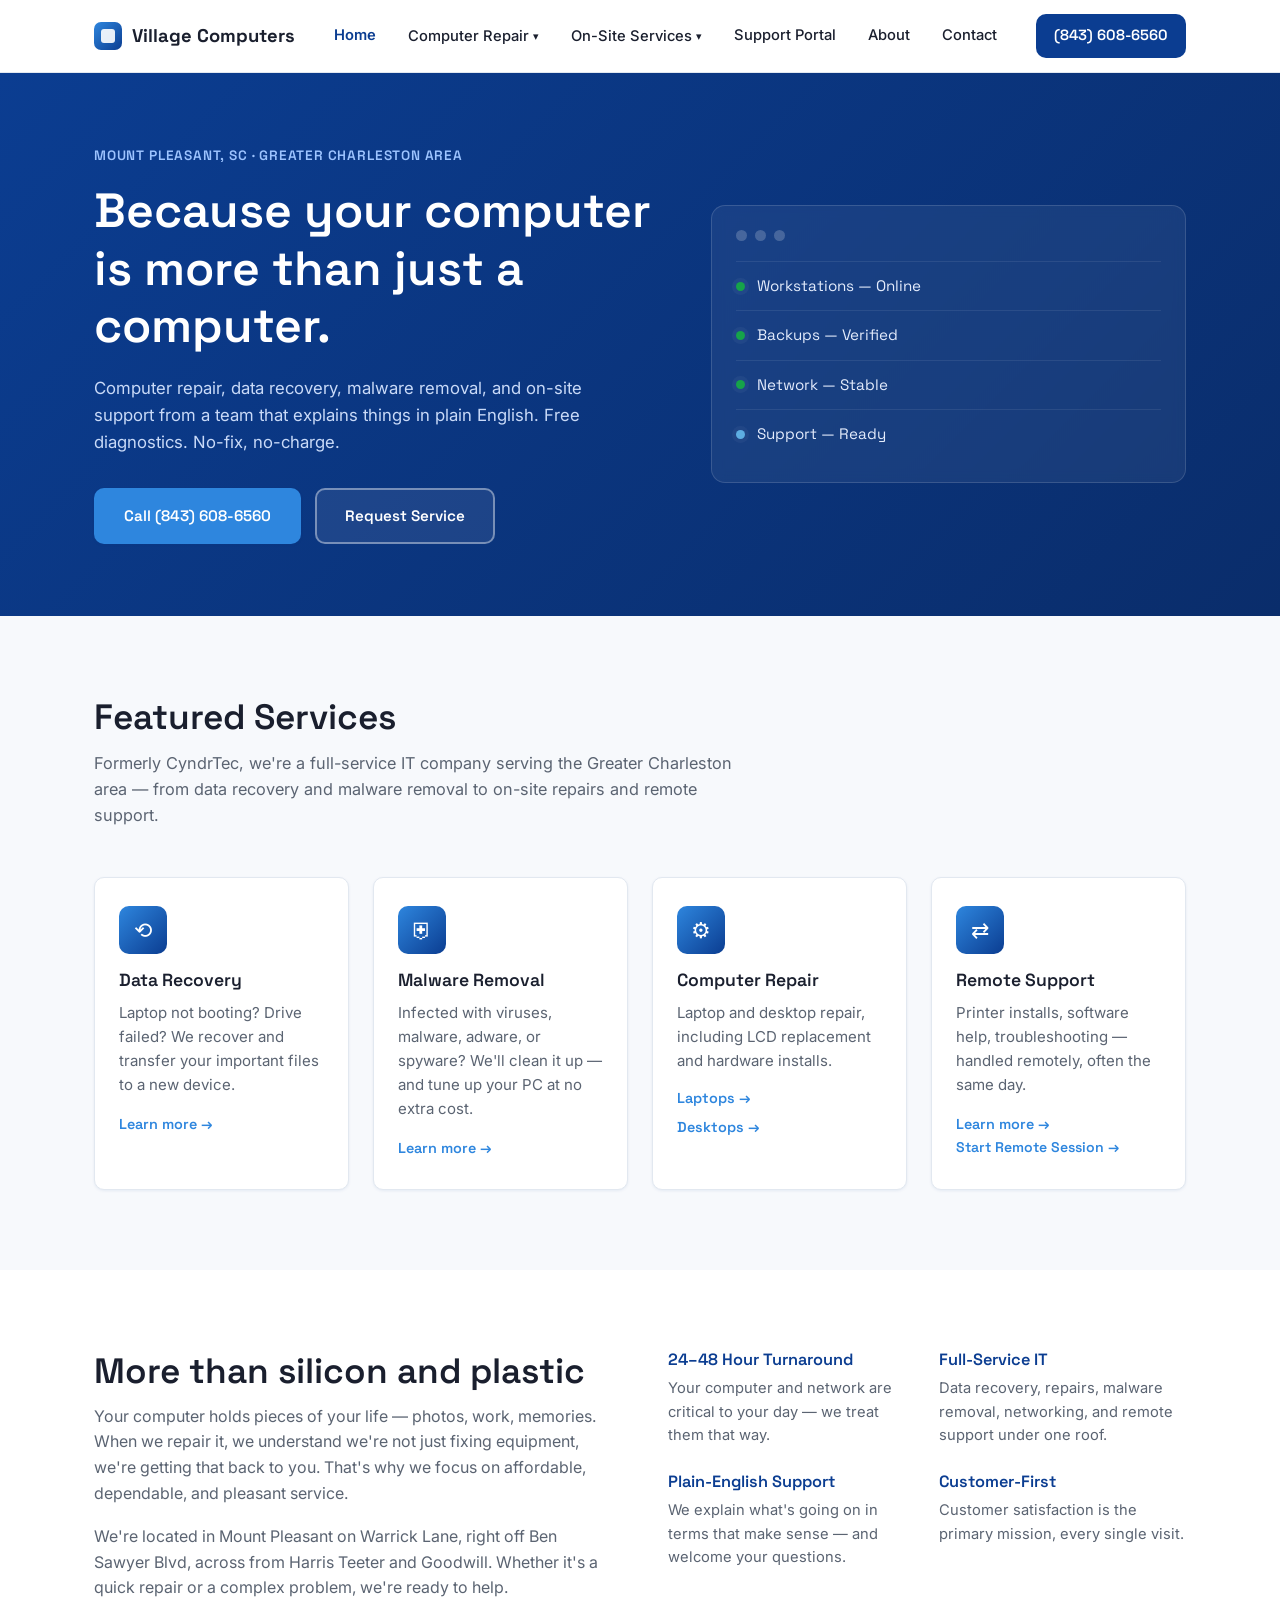
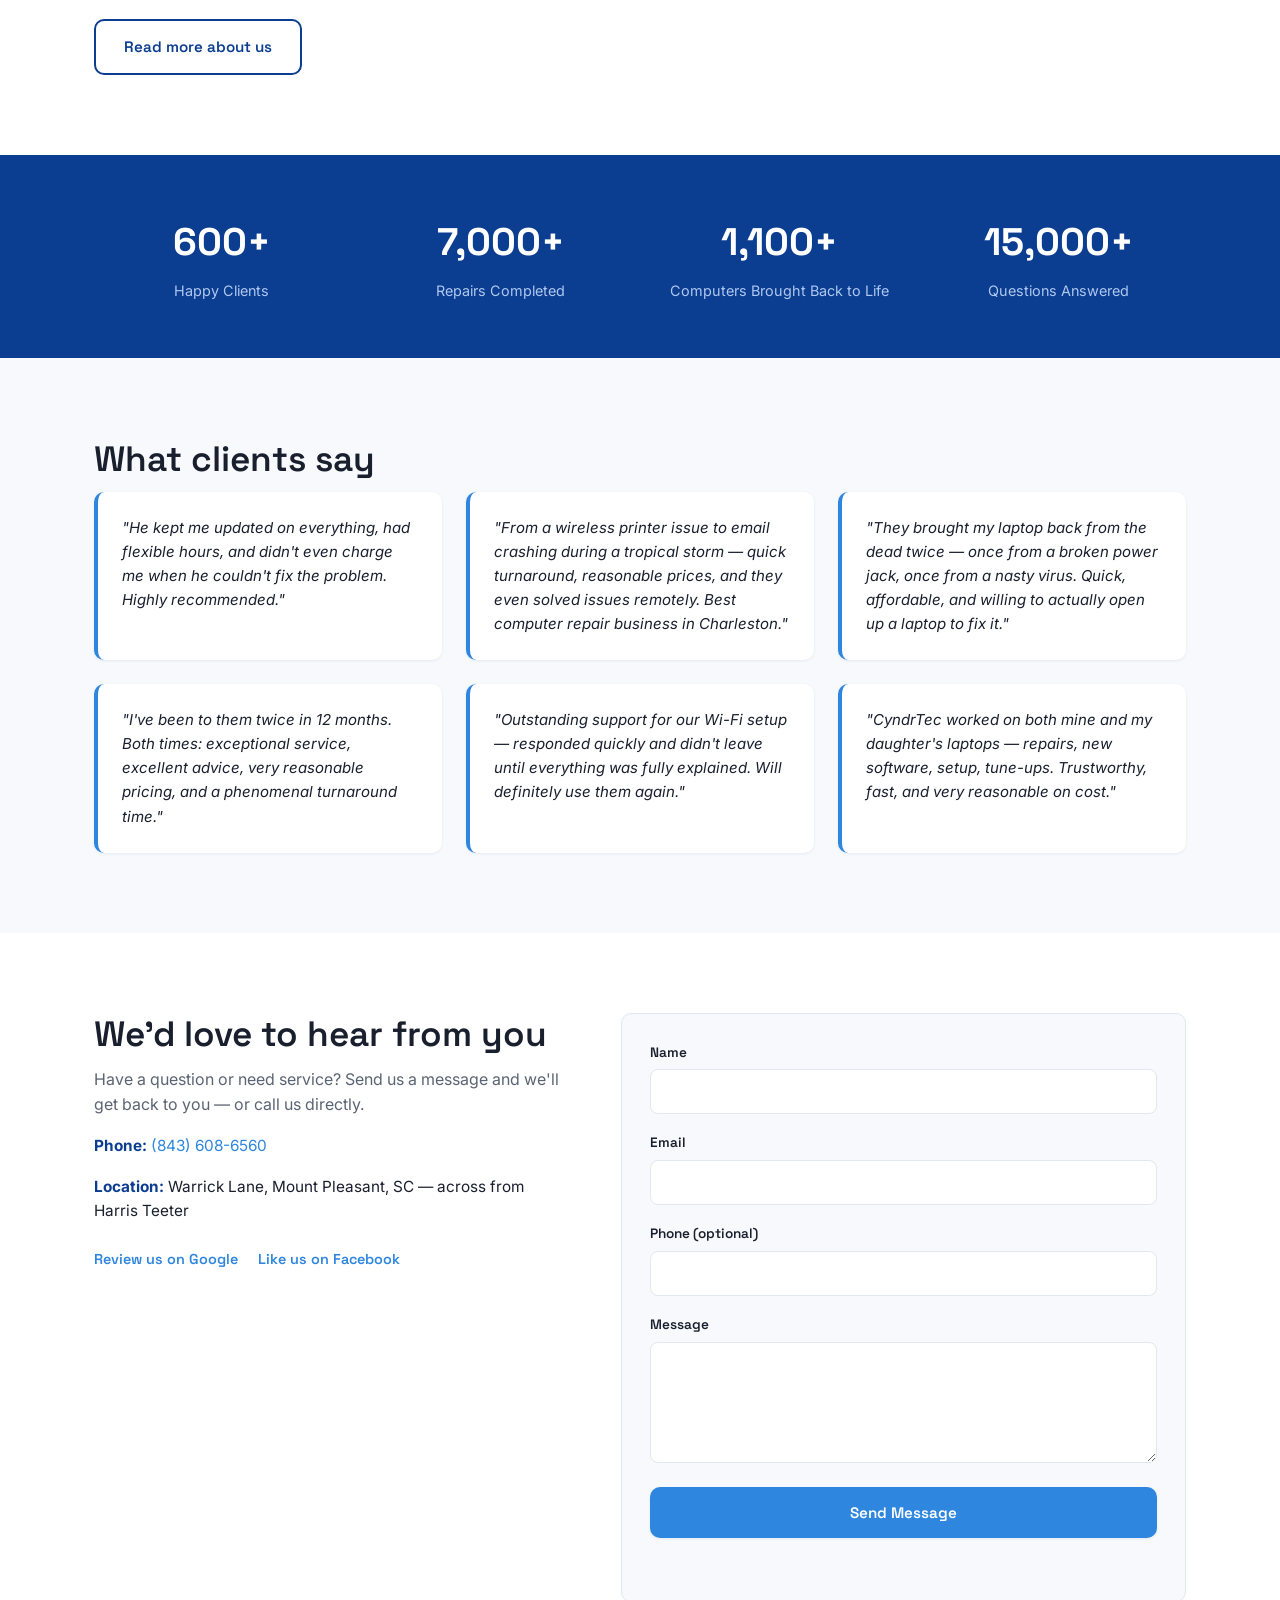
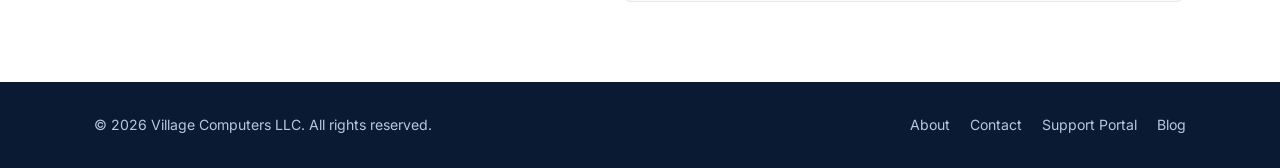
<file: index.html>
<!DOCTYPE html>
<html lang="en">
<head>
<meta charset="UTF-8">
<meta name="viewport" content="width=device-width, initial-scale=1.0">
<title>Village Computers | Computer Repair &amp; IT Support — Mount Pleasant, SC</title>
<meta name="description" content="Computer repair, data recovery, malware removal, and on-site IT support in Mount Pleasant, SC. Free diagnostics, no-fix no-charge.">
<meta property="og:title" content="Village Computers | Mount Pleasant, SC">
<meta property="og:description" content="Computer repair and IT support for the Greater Charleston area. Free diagnostics, no-fix no-charge.">
<meta property="og:type" content="website">
<link rel="preconnect" href="https://fonts.googleapis.com">
<link rel="preconnect" href="https://fonts.gstatic.com" crossorigin>
<link href="https://fonts.googleapis.com/css2?family=Space+Grotesk:wght@500;600;700&family=Inter:wght@400;500;600;700&display=swap" rel="stylesheet">
<link rel="stylesheet" href="styles.css">
</head>
<body>

<!-- ============ HEADER ============ -->
<header class="site-header">
  <div class="container header-inner">
    <a href="index.html" class="logo">
      <span class="logo-mark" aria-hidden="true"></span>
      Village Computers
    </a>

    <button class="nav-toggle" aria-label="Toggle navigation" aria-expanded="false">
      <span></span><span></span><span></span>
    </button>

    <nav class="main-nav">
      <a href="index.html" class="active">Home</a>
      <div class="nav-dropdown">
        <button class="nav-dropdown-toggle">Computer Repair <span class="chev">▾</span></button>
        <div class="nav-dropdown-menu">
          <a href="data-recovery.html">Data Recovery</a>
          <a href="laptop-repair.html">Laptop Repair</a>
          <a href="desktop-repair.html">Desktop Repair</a>
          <a href="virus-removal.html">Virus Removal</a>
          <a href="remote-support.html">Remote Support</a>
        </div>
      </div>
      <div class="nav-dropdown">
        <button class="nav-dropdown-toggle">On-Site Services <span class="chev">▾</span></button>
        <div class="nav-dropdown-menu">
          <a href="residential.html">Residential</a>
          <a href="business.html">Business</a>
        </div>
      </div>
      <a href="support.html">Support Portal</a>
      <a href="about-us.html">About</a>
      <a href="contact-us.html">Contact</a>
    </nav>

    <a href="tel:8436086560" class="header-cta">(843) 608-6560</a>
  </div>
</header>

<!-- ============ HERO ============ -->
<section class="hero">
  <div class="container hero-inner">
    <div class="hero-copy">
      <p class="eyebrow">Mount Pleasant, SC &middot; Greater Charleston Area</p>
      <h1>Because your computer is more than just a computer.</h1>
      <p class="hero-sub">Computer repair, data recovery, malware removal, and on-site support from a team that explains things in plain English. Free diagnostics. No-fix, no-charge.</p>
      <div class="hero-actions">
        <a href="tel:8436086560" class="btn btn-primary">Call (843) 608-6560</a>
        <a href="contact-us.html" class="btn btn-ghost">Request Service</a>
      </div>
    </div>

    <div class="hero-panel" aria-hidden="true">
      <div class="panel-header">
        <span class="panel-dot"></span>
        <span class="panel-dot"></span>
        <span class="panel-dot"></span>
      </div>
      <div class="panel-row">
        <span class="status-dot status-green"></span>
        <span>Workstations &mdash; Online</span>
      </div>
      <div class="panel-row">
        <span class="status-dot status-green"></span>
        <span>Backups &mdash; Verified</span>
      </div>
      <div class="panel-row">
        <span class="status-dot status-green"></span>
        <span>Network &mdash; Stable</span>
      </div>
      <div class="panel-row">
        <span class="status-dot status-blue"></span>
        <span>Support &mdash; Ready</span>
      </div>
    </div>
  </div>
</section>

<!-- ============ SERVICES ============ -->
<section class="section services">
  <div class="container">
    <h2 class="section-title">Featured Services</h2>
    <p class="section-sub">Formerly CyndrTec, we're a full-service IT company serving the Greater Charleston area &mdash; from data recovery and malware removal to on-site repairs and remote support.</p>

    <div class="card-grid">
      <article class="service-card">
        <div class="card-icon" aria-hidden="true">⟲</div>
        <h3><a href="data-recovery.html">Data Recovery</a></h3>
        <p>Laptop not booting? Drive failed? We recover and transfer your important files to a new device.</p>
        <a href="data-recovery.html" class="card-link">Learn more →</a>
      </article>

      <article class="service-card">
        <div class="card-icon" aria-hidden="true">⛨</div>
        <h3><a href="virus-removal.html">Malware Removal</a></h3>
        <p>Infected with viruses, malware, adware, or spyware? We'll clean it up &mdash; and tune up your PC at no extra cost.</p>
        <a href="virus-removal.html" class="card-link">Learn more →</a>
      </article>

      <article class="service-card">
        <div class="card-icon" aria-hidden="true">⚙</div>
        <h3>Computer Repair</h3>
        <p>Laptop and desktop repair, including LCD replacement and hardware installs.</p>
        <div class="card-extra-links card-extra-links--stacked">
          <a href="laptop-repair.html" class="card-link">Laptops →</a>
          <a href="desktop-repair.html" class="card-link">Desktops →</a>
        </div>
      </article>

      <article class="service-card">
        <div class="card-icon" aria-hidden="true">⇄</div>
        <h3><a href="remote-support.html">Remote Support</a></h3>
        <p>Printer installs, software help, troubleshooting &mdash; handled remotely, often the same day.</p>
        <a href="remote-support.html" class="card-link">Learn more →</a>
        <div class="card-extra-links">
          <a href="https://sos.splashtop.com/" target="_blank" rel="noopener">Start Remote Session →</a>
        </div>
      </article>
    </div>
  </div>
</section>

<!-- ============ ABOUT ============ -->
<section class="section about">
  <div class="container about-inner">
    <div class="about-copy">
      <h2 class="section-title">More than silicon and plastic</h2>
      <p>Your computer holds pieces of your life &mdash; photos, work, memories. When we repair it, we understand we're not just fixing equipment, we're getting that back to you. That's why we focus on affordable, dependable, and pleasant service.</p>
      <p>We're located in Mount Pleasant on Warrick Lane, right off Ben Sawyer Blvd, across from Harris Teeter and Goodwill. Whether it's a quick repair or a complex problem, we're ready to help.</p>
      <a href="about-us.html" class="btn btn-outline">Read more about us</a>
    </div>

    <div class="advantages">
      <div class="advantage">
        <h3>24&ndash;48 Hour Turnaround</h3>
        <p>Your computer and network are critical to your day &mdash; we treat them that way.</p>
      </div>
      <div class="advantage">
        <h3>Full-Service IT</h3>
        <p>Data recovery, repairs, malware removal, networking, and remote support under one roof.</p>
      </div>
      <div class="advantage">
        <h3>Plain-English Support</h3>
        <p>We explain what's going on in terms that make sense &mdash; and welcome your questions.</p>
      </div>
      <div class="advantage">
        <h3>Customer-First</h3>
        <p>Customer satisfaction is the primary mission, every single visit.</p>
      </div>
    </div>
  </div>
</section>

<!-- ============ STATS ============ -->
<section class="stats">
  <div class="container stats-grid">
    <div class="stat">
      <span class="stat-num">600+</span>
      <span class="stat-label">Happy Clients</span>
    </div>
    <div class="stat">
      <span class="stat-num">7,000+</span>
      <span class="stat-label">Repairs Completed</span>
    </div>
    <div class="stat">
      <span class="stat-num">1,100+</span>
      <span class="stat-label">Computers Brought Back to Life</span>
    </div>
    <div class="stat">
      <span class="stat-num">15,000+</span>
      <span class="stat-label">Questions Answered</span>
    </div>
  </div>
</section>

<!-- ============ TESTIMONIALS ============ -->
<section class="section testimonials">
  <div class="container">
    <h2 class="section-title">What clients say</h2>

    <div class="testimonial-grid">
      <blockquote class="testimonial">
        <p>"He kept me updated on everything, had flexible hours, and didn't even charge me when he couldn't fix the problem. Highly recommended."</p>
      </blockquote>
      <blockquote class="testimonial">
        <p>"From a wireless printer issue to email crashing during a tropical storm &mdash; quick turnaround, reasonable prices, and they even solved issues remotely. Best computer repair business in Charleston."</p>
      </blockquote>
      <blockquote class="testimonial">
        <p>"They brought my laptop back from the dead twice &mdash; once from a broken power jack, once from a nasty virus. Quick, affordable, and willing to actually open up a laptop to fix it."</p>
      </blockquote>
      <blockquote class="testimonial">
        <p>"I've been to them twice in 12 months. Both times: exceptional service, excellent advice, very reasonable pricing, and a phenomenal turnaround time."</p>
      </blockquote>
      <blockquote class="testimonial">
        <p>"Outstanding support for our Wi-Fi setup &mdash; responded quickly and didn't leave until everything was fully explained. Will definitely use them again."</p>
      </blockquote>
      <blockquote class="testimonial">
        <p>"CyndrTec worked on both mine and my daughter's laptops &mdash; repairs, new software, setup, tune-ups. Trustworthy, fast, and very reasonable on cost."</p>
      </blockquote>
    </div>
  </div>
</section>

<!-- ============ CONTACT ============ -->
<section class="section contact" id="contact">
  <div class="container contact-inner">
    <div class="contact-info">
      <h2 class="section-title">We'd love to hear from you</h2>
      <p>Have a question or need service? Send us a message and we'll get back to you &mdash; or call us directly.</p>
      <p class="contact-detail"><strong>Phone:</strong> <a href="tel:8436086560">(843) 608-6560</a></p>
      <p class="contact-detail"><strong>Location:</strong> Warrick Lane, Mount Pleasant, SC &mdash; across from Harris Teeter</p>
      <div class="contact-links">
        <a href="https://www.google.com/search?q=Village+Computers" target="_blank" rel="noopener">Review us on Google</a>
        <a href="http://www.facebook.com/cyndrtec" target="_blank" rel="noopener">Like us on Facebook</a>
      </div>
    </div>

    <form class="contact-form" id="contact-form">
      <label for="name">Name</label>
      <input type="text" id="name" name="name" required>

      <label for="email">Email</label>
      <input type="email" id="email" name="email" required>

      <label for="phone">Phone (optional)</label>
      <input type="tel" id="phone" name="phone">

      <label for="message">Message</label>
      <textarea id="message" name="message" rows="5" required></textarea>

      <button type="submit" class="btn btn-primary" id="contact-submit">Send Message</button>
      <p class="form-status" id="form-status" role="status" aria-live="polite"></p>
    </form>
  </div>
</section>

<!-- ============ FOOTER ============ -->
<footer class="site-footer">
  <div class="container footer-inner">
    <p>&copy; 2026 Village Computers LLC. All rights reserved.</p>
    <div class="footer-links">
      <a href="about-us.html">About</a>
      <a href="contact-us.html">Contact</a>
      <a href="support.html">Support Portal</a>
      <a href="http://blog.cyndrtec.com">Blog</a>
    </div>
  </div>
</footer>

<script src="script.js"></script>
</body>
</html>
</file>
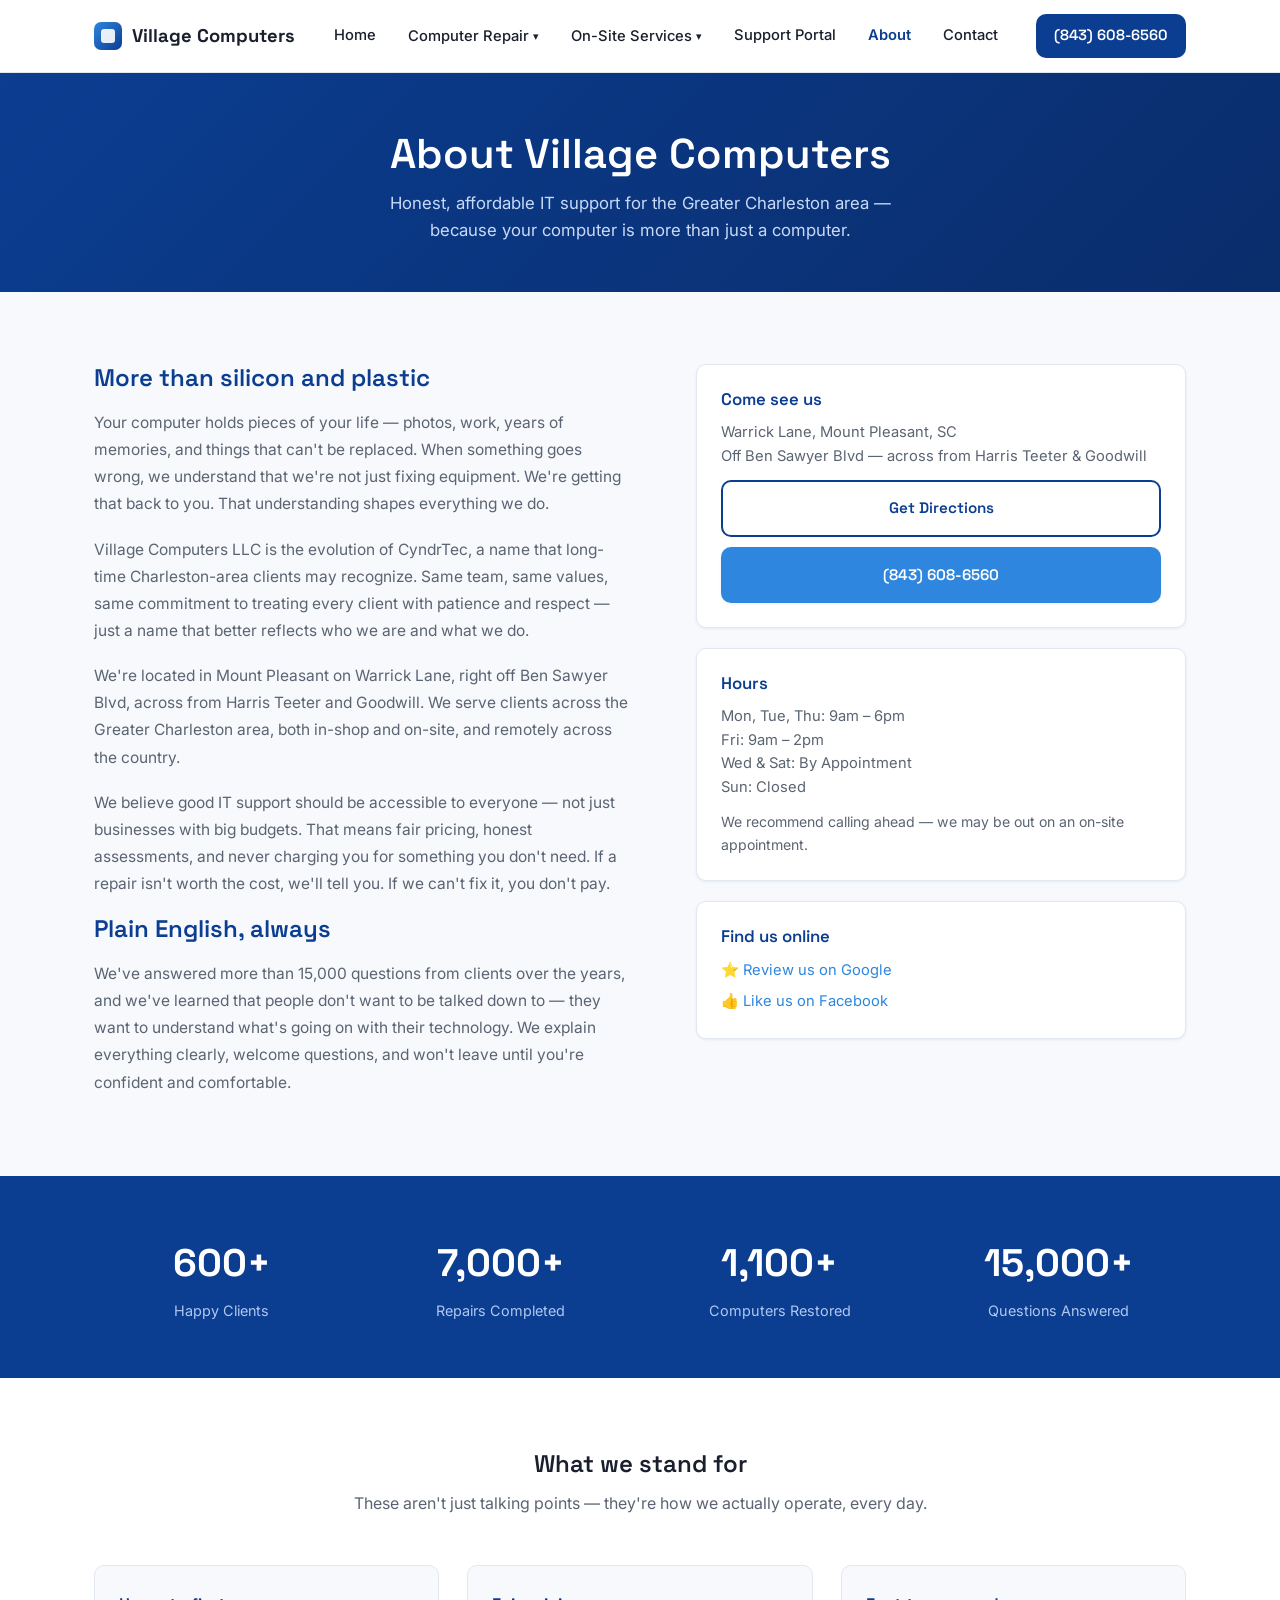
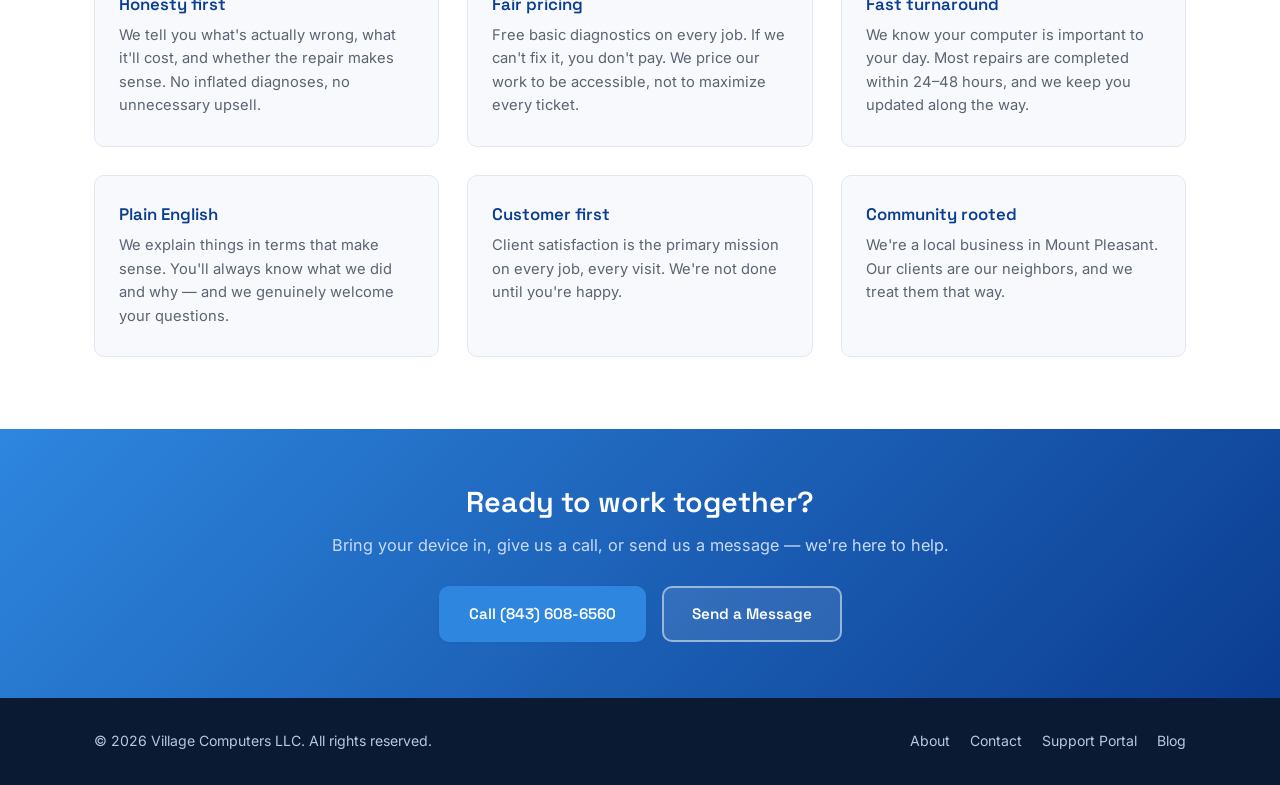
<file: about-us.html>
<!DOCTYPE html>
<html lang="en">
<head>
<meta charset="UTF-8">
<meta name="viewport" content="width=device-width, initial-scale=1.0">
<title>About Us | Village Computers — Mount Pleasant, SC</title>
<meta name="description" content="Learn about Village Computers LLC in Mount Pleasant, SC. Formerly CyndrTec, we've been serving the Greater Charleston area with honest, affordable computer repair and IT support.">
<meta property="og:title" content="About Village Computers | Mount Pleasant, SC">
<meta property="og:description" content="Honest, affordable computer repair and IT support in the Greater Charleston area.">
<meta property="og:type" content="website">
<link rel="preconnect" href="https://fonts.googleapis.com">
<link rel="preconnect" href="https://fonts.gstatic.com" crossorigin>
<link href="https://fonts.googleapis.com/css2?family=Space+Grotesk:wght@500;600;700&family=Inter:wght@400;500;600;700&display=swap" rel="stylesheet">
<link rel="stylesheet" href="styles.css">
<style>
  .page-hero {
    background: linear-gradient(135deg, var(--color-primary) 0%, #0A2D6B 100%);
    color: #fff; padding: 56px 0 48px; text-align: center;
  }
  .page-hero h1 { color: #fff; font-size: clamp(1.8rem, 3.5vw, 2.6rem); margin-bottom: 12px; }
  .page-hero p { color: #C9DAF8; font-size: 1.05rem; max-width: 560px; margin: 0 auto; }

  .about-main { padding: 72px 0 80px; }
  .about-main-inner { display: grid; grid-template-columns: 1.1fr 1fr; gap: 64px; align-items: start; }

  .about-copy h2 { font-size: 1.5rem; color: var(--color-primary); margin-bottom: 16px; }
  .about-copy p { color: var(--color-text-muted); margin-bottom: 18px; font-size: 0.97rem; line-height: 1.75; }
  .about-copy p:last-child { margin-bottom: 0; }

  .about-sidebar { display: flex; flex-direction: column; gap: 20px; }
  .sidebar-card { background: var(--color-surface); border: 1px solid var(--color-border); border-radius: var(--radius); padding: 24px; box-shadow: var(--shadow-sm); }
  .sidebar-card h3 { font-size: 1.05rem; margin-bottom: 12px; color: var(--color-primary); }
  .sidebar-card p { font-size: 0.92rem; color: var(--color-text-muted); margin-bottom: 12px; }
  .sidebar-card .btn { width: 100%; text-align: center; display: block; }

  .stats-about { background: var(--color-primary); color: #fff; padding: 56px 0; }
  .stats-grid-about { display: grid; grid-template-columns: repeat(4, 1fr); gap: 24px; text-align: center; }
  .stat-num { display: block; font-family: var(--font-display); font-size: clamp(1.8rem, 3vw, 2.6rem); font-weight: 700; color: #fff; }
  .stat-label { display: block; font-size: 0.9rem; color: #AFC8F0; margin-top: 6px; }

  .values { padding: 72px 0; background: var(--color-surface); }
  .values h2 { font-size: 1.5rem; margin-bottom: 12px; text-align: center; }
  .values > .container > p { text-align: center; color: var(--color-text-muted); margin-bottom: 48px; }
  .values-grid { display: grid; grid-template-columns: repeat(3, 1fr); gap: 28px; }
  .value-card { background: var(--color-bg); border: 1px solid var(--color-border); border-radius: var(--radius); padding: 28px 24px; }
  .value-card h3 { font-size: 1.05rem; color: var(--color-primary); margin-bottom: 10px; }
  .value-card p { font-size: 0.92rem; color: var(--color-text-muted); }

  .cta-band { background: linear-gradient(135deg, var(--color-accent), var(--color-primary)); color: #fff; padding: 56px 0; text-align: center; }
  .cta-band h2 { color: #fff; font-size: 1.8rem; margin-bottom: 12px; }
  .cta-band p { color: #C9DAF8; margin-bottom: 28px; font-size: 1.02rem; }
  .cta-band .btn-ghost { background: rgba(255,255,255,0.1); color: #fff; border: 2px solid rgba(255,255,255,0.5); }
  .cta-band .btn-ghost:hover { background: rgba(255,255,255,0.2); border-color: #fff; color: #fff; }
  .cta-actions { display: flex; gap: 16px; justify-content: center; flex-wrap: wrap; }

  @media (max-width: 820px) {
    .about-main-inner { grid-template-columns: 1fr; gap: 40px; }
    .stats-grid-about { grid-template-columns: repeat(2, 1fr); gap: 32px; }
    .values-grid { grid-template-columns: 1fr; }
  }
</style>
</head>
<body>

<header class="site-header">
  <div class="container header-inner">
    <a href="index.html" class="logo"><span class="logo-mark" aria-hidden="true"></span>Village Computers</a>
    <button class="nav-toggle" aria-label="Toggle navigation" aria-expanded="false">
      <span></span><span></span><span></span>
    </button>
    <nav class="main-nav">
      <a href="index.html">Home</a>
      <div class="nav-dropdown">
        <button class="nav-dropdown-toggle">Computer Repair <span class="chev">▾</span></button>
        <div class="nav-dropdown-menu">
          <a href="data-recovery.html">Data Recovery</a>
          <a href="laptop-repair.html">Laptop Repair</a>
          <a href="desktop-repair.html">Desktop Repair</a>
          <a href="virus-removal.html">Virus Removal</a>
          <a href="remote-support.html">Remote Support</a>
        </div>
      </div>
      <div class="nav-dropdown">
        <button class="nav-dropdown-toggle">On-Site Services <span class="chev">▾</span></button>
        <div class="nav-dropdown-menu"><a href="residential.html">Residential</a></div>
      </div>
      <a href="support.html">Support Portal</a>
      <a href="about-us.html" class="active">About</a>
      <a href="contact-us.html">Contact</a>
    </nav>
    <a href="tel:8436086560" class="header-cta">(843) 608-6560</a>
  </div>
</header>

<section class="page-hero">
  <div class="container">
    <h1>About Village Computers</h1>
    <p>Honest, affordable IT support for the Greater Charleston area — because your computer is more than just a computer.</p>
  </div>
</section>

<section class="about-main">
  <div class="container about-main-inner">
    <div class="about-copy">
      <h2>More than silicon and plastic</h2>
      <p>Your computer holds pieces of your life — photos, work, years of memories, and things that can't be replaced. When something goes wrong, we understand that we're not just fixing equipment. We're getting that back to you. That understanding shapes everything we do.</p>
      <p>Village Computers LLC is the evolution of CyndrTec, a name that long-time Charleston-area clients may recognize. Same team, same values, same commitment to treating every client with patience and respect — just a name that better reflects who we are and what we do.</p>
      <p>We're located in Mount Pleasant on Warrick Lane, right off Ben Sawyer Blvd, across from Harris Teeter and Goodwill. We serve clients across the Greater Charleston area, both in-shop and on-site, and remotely across the country.</p>
      <p>We believe good IT support should be accessible to everyone — not just businesses with big budgets. That means fair pricing, honest assessments, and never charging you for something you don't need. If a repair isn't worth the cost, we'll tell you. If we can't fix it, you don't pay.</p>

      <h2>Plain English, always</h2>
      <p>We've answered more than 15,000 questions from clients over the years, and we've learned that people don't want to be talked down to — they want to understand what's going on with their technology. We explain everything clearly, welcome questions, and won't leave until you're confident and comfortable.</p>
    </div>

    <div class="about-sidebar">
      <div class="sidebar-card">
        <h3>Come see us</h3>
        <p>Warrick Lane, Mount Pleasant, SC<br>Off Ben Sawyer Blvd &mdash; across from Harris Teeter &amp; Goodwill</p>
        <a href="https://maps.google.com/?q=Village+Computers+Mount+Pleasant+SC" target="_blank" rel="noopener" class="btn btn-outline" style="margin-bottom:10px;">Get Directions</a>
        <a href="tel:8436086560" class="btn btn-primary">(843) 608-6560</a>
      </div>

      <div class="sidebar-card">
        <h3>Hours</h3>
        <p>
          Mon, Tue, Thu: 9am &ndash; 6pm<br>
          Fri: 9am &ndash; 2pm<br>
          Wed &amp; Sat: By Appointment<br>
          Sun: Closed
        </p>
        <p style="font-size: 0.88rem; color: var(--color-text-muted); margin-bottom: 0;">We recommend calling ahead &mdash; we may be out on an on-site appointment.</p>
      </div>

      <div class="sidebar-card">
        <h3>Find us online</h3>
        <p style="margin-bottom: 8px;"><a href="https://www.google.com/search?q=Village+Computers+Mount+Pleasant+SC" target="_blank" rel="noopener">⭐ Review us on Google</a></p>
        <p style="margin-bottom: 0;"><a href="http://www.facebook.com/cyndrtec" target="_blank" rel="noopener">👍 Like us on Facebook</a></p>
      </div>
    </div>
  </div>
</section>

<section class="stats-about">
  <div class="container stats-grid-about">
    <div><span class="stat-num">600+</span><span class="stat-label">Happy Clients</span></div>
    <div><span class="stat-num">7,000+</span><span class="stat-label">Repairs Completed</span></div>
    <div><span class="stat-num">1,100+</span><span class="stat-label">Computers Restored</span></div>
    <div><span class="stat-num">15,000+</span><span class="stat-label">Questions Answered</span></div>
  </div>
</section>

<section class="values">
  <div class="container">
    <h2>What we stand for</h2>
    <p>These aren't just talking points — they're how we actually operate, every day.</p>
    <div class="values-grid">
      <div class="value-card">
        <h3>Honesty first</h3>
        <p>We tell you what's actually wrong, what it'll cost, and whether the repair makes sense. No inflated diagnoses, no unnecessary upsell.</p>
      </div>
      <div class="value-card">
        <h3>Fair pricing</h3>
        <p>Free basic diagnostics on every job. If we can't fix it, you don't pay. We price our work to be accessible, not to maximize every ticket.</p>
      </div>
      <div class="value-card">
        <h3>Fast turnaround</h3>
        <p>We know your computer is important to your day. Most repairs are completed within 24–48 hours, and we keep you updated along the way.</p>
      </div>
      <div class="value-card">
        <h3>Plain English</h3>
        <p>We explain things in terms that make sense. You'll always know what we did and why — and we genuinely welcome your questions.</p>
      </div>
      <div class="value-card">
        <h3>Customer first</h3>
        <p>Client satisfaction is the primary mission on every job, every visit. We're not done until you're happy.</p>
      </div>
      <div class="value-card">
        <h3>Community rooted</h3>
        <p>We're a local business in Mount Pleasant. Our clients are our neighbors, and we treat them that way.</p>
      </div>
    </div>
  </div>
</section>

<section class="cta-band">
  <div class="container">
    <h2>Ready to work together?</h2>
    <p>Bring your device in, give us a call, or send us a message — we're here to help.</p>
    <div class="cta-actions">
      <a href="tel:8436086560" class="btn btn-primary">Call (843) 608-6560</a>
      <a href="contact-us.html" class="btn btn-ghost">Send a Message</a>
    </div>
  </div>
</section>

<footer class="site-footer">
  <div class="container footer-inner">
    <p>&copy; 2026 Village Computers LLC. All rights reserved.</p>
    <div class="footer-links">
      <a href="about-us.html">About</a>
      <a href="contact-us.html">Contact</a>
      <a href="support.html">Support Portal</a>
      <a href="http://blog.cyndrtec.com">Blog</a>
    </div>
  </div>
</footer>

<script src="script.js"></script>
</body>
</html>
</file>
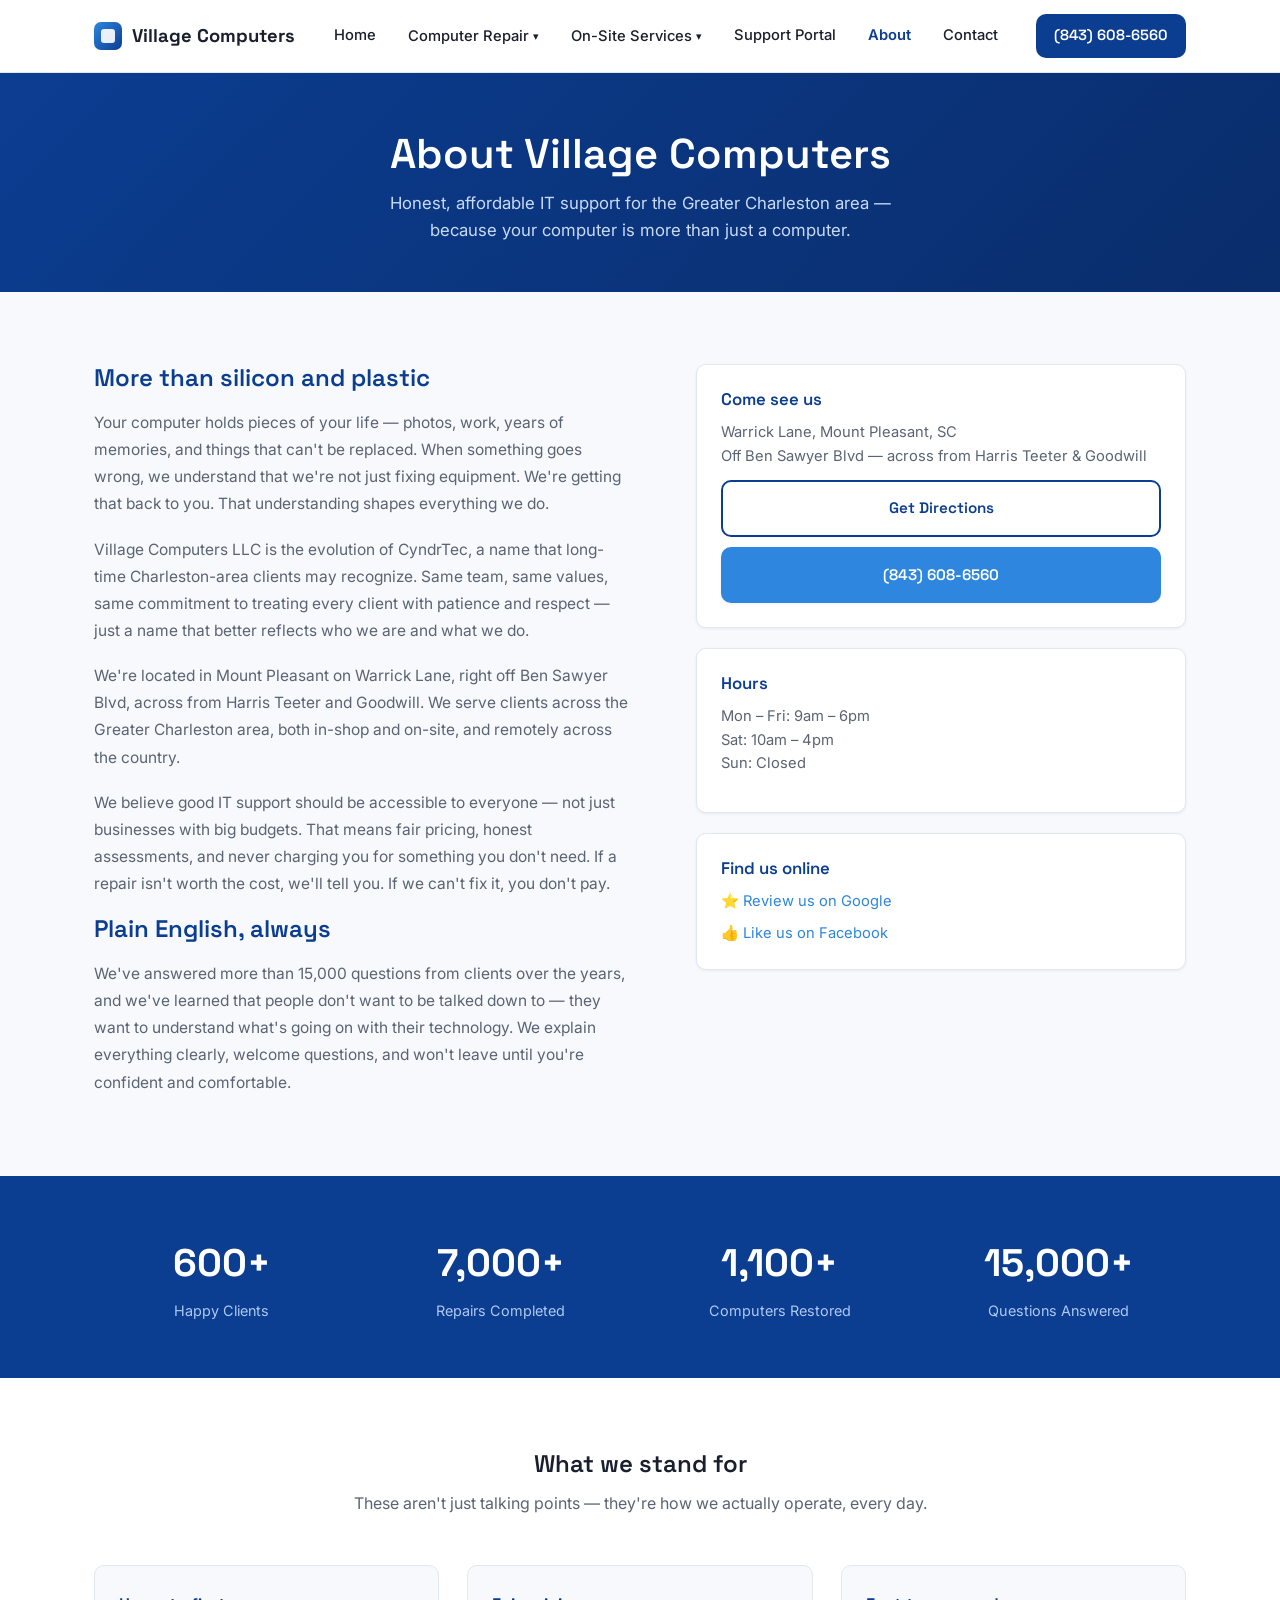
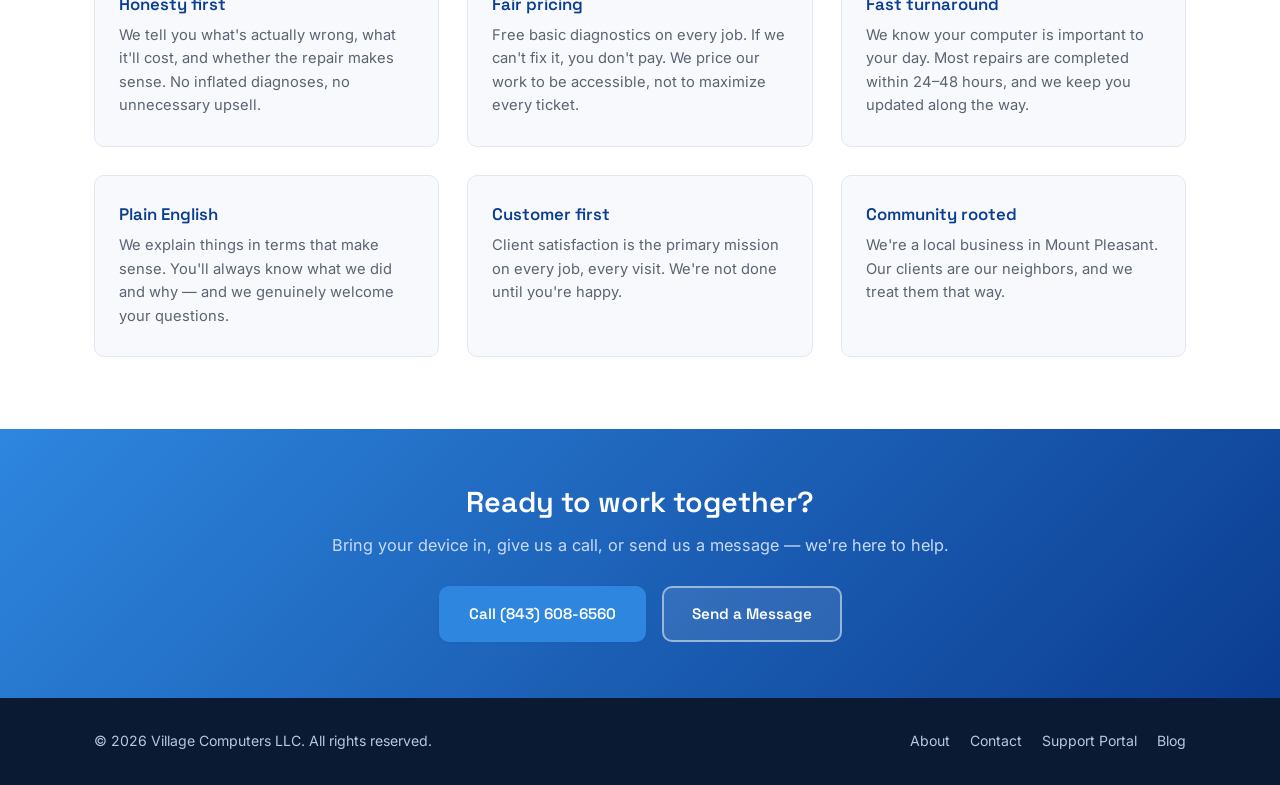
<file: about-us_old.html>
<!DOCTYPE html>
<html lang="en">
<head>
<meta charset="UTF-8">
<meta name="viewport" content="width=device-width, initial-scale=1.0">
<title>About Us | Village Computers — Mount Pleasant, SC</title>
<meta name="description" content="Learn about Village Computers LLC in Mount Pleasant, SC. Formerly CyndrTec, we've been serving the Greater Charleston area with honest, affordable computer repair and IT support.">
<meta property="og:title" content="About Village Computers | Mount Pleasant, SC">
<meta property="og:description" content="Honest, affordable computer repair and IT support in the Greater Charleston area.">
<meta property="og:type" content="website">
<link rel="preconnect" href="https://fonts.googleapis.com">
<link rel="preconnect" href="https://fonts.gstatic.com" crossorigin>
<link href="https://fonts.googleapis.com/css2?family=Space+Grotesk:wght@500;600;700&family=Inter:wght@400;500;600;700&display=swap" rel="stylesheet">
<link rel="stylesheet" href="styles.css">
<style>
  .page-hero {
    background: linear-gradient(135deg, var(--color-primary) 0%, #0A2D6B 100%);
    color: #fff; padding: 56px 0 48px; text-align: center;
  }
  .page-hero h1 { color: #fff; font-size: clamp(1.8rem, 3.5vw, 2.6rem); margin-bottom: 12px; }
  .page-hero p { color: #C9DAF8; font-size: 1.05rem; max-width: 560px; margin: 0 auto; }

  .about-main { padding: 72px 0 80px; }
  .about-main-inner { display: grid; grid-template-columns: 1.1fr 1fr; gap: 64px; align-items: start; }

  .about-copy h2 { font-size: 1.5rem; color: var(--color-primary); margin-bottom: 16px; }
  .about-copy p { color: var(--color-text-muted); margin-bottom: 18px; font-size: 0.97rem; line-height: 1.75; }
  .about-copy p:last-child { margin-bottom: 0; }

  .about-sidebar { display: flex; flex-direction: column; gap: 20px; }
  .sidebar-card { background: var(--color-surface); border: 1px solid var(--color-border); border-radius: var(--radius); padding: 24px; box-shadow: var(--shadow-sm); }
  .sidebar-card h3 { font-size: 1.05rem; margin-bottom: 12px; color: var(--color-primary); }
  .sidebar-card p { font-size: 0.92rem; color: var(--color-text-muted); margin-bottom: 12px; }
  .sidebar-card .btn { width: 100%; text-align: center; display: block; }

  .stats-about { background: var(--color-primary); color: #fff; padding: 56px 0; }
  .stats-grid-about { display: grid; grid-template-columns: repeat(4, 1fr); gap: 24px; text-align: center; }
  .stat-num { display: block; font-family: var(--font-display); font-size: clamp(1.8rem, 3vw, 2.6rem); font-weight: 700; color: #fff; }
  .stat-label { display: block; font-size: 0.9rem; color: #AFC8F0; margin-top: 6px; }

  .values { padding: 72px 0; background: var(--color-surface); }
  .values h2 { font-size: 1.5rem; margin-bottom: 12px; text-align: center; }
  .values > .container > p { text-align: center; color: var(--color-text-muted); margin-bottom: 48px; }
  .values-grid { display: grid; grid-template-columns: repeat(3, 1fr); gap: 28px; }
  .value-card { background: var(--color-bg); border: 1px solid var(--color-border); border-radius: var(--radius); padding: 28px 24px; }
  .value-card h3 { font-size: 1.05rem; color: var(--color-primary); margin-bottom: 10px; }
  .value-card p { font-size: 0.92rem; color: var(--color-text-muted); }

  .cta-band { background: linear-gradient(135deg, var(--color-accent), var(--color-primary)); color: #fff; padding: 56px 0; text-align: center; }
  .cta-band h2 { color: #fff; font-size: 1.8rem; margin-bottom: 12px; }
  .cta-band p { color: #C9DAF8; margin-bottom: 28px; font-size: 1.02rem; }
  .cta-band .btn-ghost { background: rgba(255,255,255,0.1); color: #fff; border: 2px solid rgba(255,255,255,0.5); }
  .cta-band .btn-ghost:hover { background: rgba(255,255,255,0.2); border-color: #fff; color: #fff; }
  .cta-actions { display: flex; gap: 16px; justify-content: center; flex-wrap: wrap; }

  @media (max-width: 820px) {
    .about-main-inner { grid-template-columns: 1fr; gap: 40px; }
    .stats-grid-about { grid-template-columns: repeat(2, 1fr); gap: 32px; }
    .values-grid { grid-template-columns: 1fr; }
  }
</style>
</head>
<body>

<header class="site-header">
  <div class="container header-inner">
    <a href="index.html" class="logo"><span class="logo-mark" aria-hidden="true"></span>Village Computers</a>
    <button class="nav-toggle" aria-label="Toggle navigation" aria-expanded="false">
      <span></span><span></span><span></span>
    </button>
    <nav class="main-nav">
      <a href="index.html">Home</a>
      <div class="nav-dropdown">
        <button class="nav-dropdown-toggle">Computer Repair <span class="chev">▾</span></button>
        <div class="nav-dropdown-menu">
          <a href="data-recovery.html">Data Recovery</a>
          <a href="laptop-repair.html">Laptop Repair</a>
          <a href="desktop-repair.html">Desktop Repair</a>
          <a href="virus-removal.html">Virus Removal</a>
          <a href="remote-support.html">Remote Support</a>
        </div>
      </div>
      <div class="nav-dropdown">
        <button class="nav-dropdown-toggle">On-Site Services <span class="chev">▾</span></button>
        <div class="nav-dropdown-menu"><a href="residential.html">Residential</a></div>
      </div>
      <a href="support.html">Support Portal</a>
      <a href="about-us.html" class="active">About</a>
      <a href="contact-us.html">Contact</a>
    </nav>
    <a href="tel:8436086560" class="header-cta">(843) 608-6560</a>
  </div>
</header>

<section class="page-hero">
  <div class="container">
    <h1>About Village Computers</h1>
    <p>Honest, affordable IT support for the Greater Charleston area — because your computer is more than just a computer.</p>
  </div>
</section>

<section class="about-main">
  <div class="container about-main-inner">
    <div class="about-copy">
      <h2>More than silicon and plastic</h2>
      <p>Your computer holds pieces of your life — photos, work, years of memories, and things that can't be replaced. When something goes wrong, we understand that we're not just fixing equipment. We're getting that back to you. That understanding shapes everything we do.</p>
      <p>Village Computers LLC is the evolution of CyndrTec, a name that long-time Charleston-area clients may recognize. Same team, same values, same commitment to treating every client with patience and respect — just a name that better reflects who we are and what we do.</p>
      <p>We're located in Mount Pleasant on Warrick Lane, right off Ben Sawyer Blvd, across from Harris Teeter and Goodwill. We serve clients across the Greater Charleston area, both in-shop and on-site, and remotely across the country.</p>
      <p>We believe good IT support should be accessible to everyone — not just businesses with big budgets. That means fair pricing, honest assessments, and never charging you for something you don't need. If a repair isn't worth the cost, we'll tell you. If we can't fix it, you don't pay.</p>

      <h2>Plain English, always</h2>
      <p>We've answered more than 15,000 questions from clients over the years, and we've learned that people don't want to be talked down to — they want to understand what's going on with their technology. We explain everything clearly, welcome questions, and won't leave until you're confident and comfortable.</p>
    </div>

    <div class="about-sidebar">
      <div class="sidebar-card">
        <h3>Come see us</h3>
        <p>Warrick Lane, Mount Pleasant, SC<br>Off Ben Sawyer Blvd &mdash; across from Harris Teeter &amp; Goodwill</p>
        <a href="https://maps.google.com/?q=Village+Computers+Mount+Pleasant+SC" target="_blank" rel="noopener" class="btn btn-outline" style="margin-bottom:10px;">Get Directions</a>
        <a href="tel:8436086560" class="btn btn-primary">(843) 608-6560</a>
      </div>

      <div class="sidebar-card">
        <h3>Hours</h3>
        <p>
          Mon &ndash; Fri: 9am &ndash; 6pm<br>
          Sat: 10am &ndash; 4pm<br>
          Sun: Closed
        </p>
      </div>

      <div class="sidebar-card">
        <h3>Find us online</h3>
        <p style="margin-bottom: 8px;"><a href="https://www.google.com/search?q=Village+Computers+Mount+Pleasant+SC" target="_blank" rel="noopener">⭐ Review us on Google</a></p>
        <p style="margin-bottom: 0;"><a href="http://www.facebook.com/cyndrtec" target="_blank" rel="noopener">👍 Like us on Facebook</a></p>
      </div>
    </div>
  </div>
</section>

<section class="stats-about">
  <div class="container stats-grid-about">
    <div><span class="stat-num">600+</span><span class="stat-label">Happy Clients</span></div>
    <div><span class="stat-num">7,000+</span><span class="stat-label">Repairs Completed</span></div>
    <div><span class="stat-num">1,100+</span><span class="stat-label">Computers Restored</span></div>
    <div><span class="stat-num">15,000+</span><span class="stat-label">Questions Answered</span></div>
  </div>
</section>

<section class="values">
  <div class="container">
    <h2>What we stand for</h2>
    <p>These aren't just talking points — they're how we actually operate, every day.</p>
    <div class="values-grid">
      <div class="value-card">
        <h3>Honesty first</h3>
        <p>We tell you what's actually wrong, what it'll cost, and whether the repair makes sense. No inflated diagnoses, no unnecessary upsell.</p>
      </div>
      <div class="value-card">
        <h3>Fair pricing</h3>
        <p>Free basic diagnostics on every job. If we can't fix it, you don't pay. We price our work to be accessible, not to maximize every ticket.</p>
      </div>
      <div class="value-card">
        <h3>Fast turnaround</h3>
        <p>We know your computer is important to your day. Most repairs are completed within 24–48 hours, and we keep you updated along the way.</p>
      </div>
      <div class="value-card">
        <h3>Plain English</h3>
        <p>We explain things in terms that make sense. You'll always know what we did and why — and we genuinely welcome your questions.</p>
      </div>
      <div class="value-card">
        <h3>Customer first</h3>
        <p>Client satisfaction is the primary mission on every job, every visit. We're not done until you're happy.</p>
      </div>
      <div class="value-card">
        <h3>Community rooted</h3>
        <p>We're a local business in Mount Pleasant. Our clients are our neighbors, and we treat them that way.</p>
      </div>
    </div>
  </div>
</section>

<section class="cta-band">
  <div class="container">
    <h2>Ready to work together?</h2>
    <p>Bring your device in, give us a call, or send us a message — we're here to help.</p>
    <div class="cta-actions">
      <a href="tel:8436086560" class="btn btn-primary">Call (843) 608-6560</a>
      <a href="contact-us.html" class="btn btn-ghost">Send a Message</a>
    </div>
  </div>
</section>

<footer class="site-footer">
  <div class="container footer-inner">
    <p>&copy; 2026 Village Computers LLC. All rights reserved.</p>
    <div class="footer-links">
      <a href="about-us.html">About</a>
      <a href="contact-us.html">Contact</a>
      <a href="support.html">Support Portal</a>
      <a href="http://blog.cyndrtec.com">Blog</a>
    </div>
  </div>
</footer>

<script src="script.js"></script>
</body>
</html>
</file>
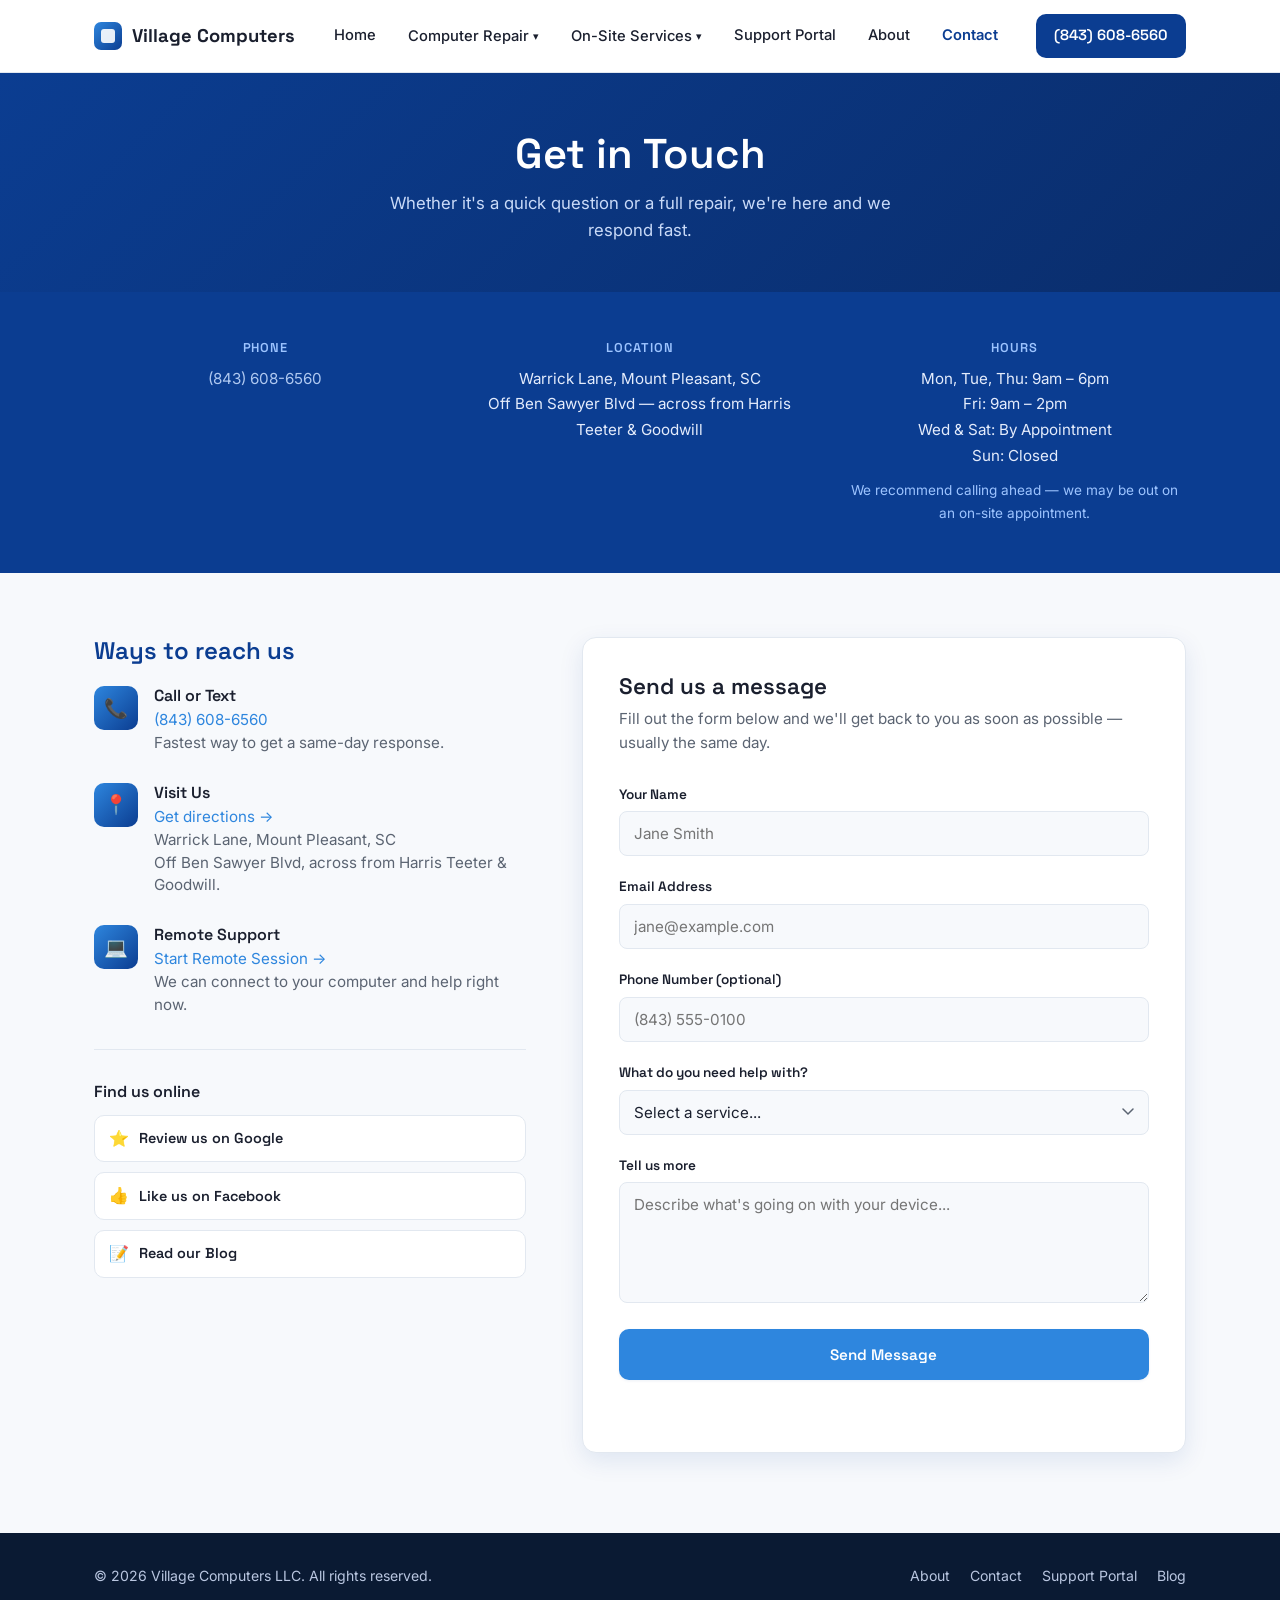
<file: contact-us.html>
<!DOCTYPE html>
<html lang="en">
<head>
<meta charset="UTF-8">
<meta name="viewport" content="width=device-width, initial-scale=1.0">
<title>Contact Us | Village Computers — Mount Pleasant, SC</title>
<meta name="description" content="Get in touch with Village Computers in Mount Pleasant, SC. Call, visit, or send us a message — we respond fast.">
<meta property="og:title" content="Contact Village Computers | Mount Pleasant, SC">
<meta property="og:description" content="Reach out for computer repair, data recovery, malware removal, and IT support in the Greater Charleston area.">
<meta property="og:type" content="website">
<link rel="preconnect" href="https://fonts.googleapis.com">
<link rel="preconnect" href="https://fonts.gstatic.com" crossorigin>
<link href="https://fonts.googleapis.com/css2?family=Space+Grotesk:wght@500;600;700&family=Inter:wght@400;500;600;700&display=swap" rel="stylesheet">
<link rel="stylesheet" href="styles.css">
<style>
  /* ── Page-specific styles ── */
  .page-hero {
    background: linear-gradient(135deg, var(--color-primary) 0%, #0A2D6B 100%);
    color: #fff;
    padding: 56px 0 48px;
    text-align: center;
  }
  .page-hero h1 {
    color: #fff;
    font-size: clamp(1.8rem, 3.5vw, 2.6rem);
    margin-bottom: 12px;
  }
  .page-hero p {
    color: #C9DAF8;
    font-size: 1.05rem;
    max-width: 520px;
    margin: 0 auto;
  }

  .contact-page {
    padding: 64px 0 80px;
  }

  .contact-page-inner {
    display: grid;
    grid-template-columns: 1fr 1.4fr;
    gap: 56px;
    align-items: start;
  }

  /* ── Info column ── */
  .contact-page-info h2 {
    font-size: 1.5rem;
    margin-bottom: 20px;
    color: var(--color-primary);
  }

  .contact-method {
    display: flex;
    gap: 16px;
    align-items: flex-start;
    margin-bottom: 28px;
  }

  .contact-method-icon {
    width: 44px;
    height: 44px;
    border-radius: 10px;
    background: linear-gradient(135deg, var(--color-accent), var(--color-primary));
    color: #fff;
    display: flex;
    align-items: center;
    justify-content: center;
    font-size: 1.2rem;
    flex-shrink: 0;
  }

  .contact-method-body h3 {
    font-size: 1rem;
    margin-bottom: 4px;
    color: var(--color-text);
  }

  .contact-method-body p,
  .contact-method-body a {
    font-size: 0.95rem;
    color: var(--color-text-muted);
    line-height: 1.5;
  }

  .contact-method-body a {
    color: var(--color-accent);
    display: block;
  }
  .contact-method-body a:hover { color: var(--color-primary); }

  .contact-divider {
    border: none;
    border-top: 1px solid var(--color-border);
    margin: 32px 0;
  }

  .contact-social h3 {
    font-size: 1rem;
    font-family: var(--font-display);
    font-weight: 600;
    margin-bottom: 14px;
    color: var(--color-text);
  }

  .social-links {
    display: flex;
    flex-direction: column;
    gap: 10px;
  }

  .social-link {
    display: flex;
    align-items: center;
    gap: 10px;
    font-family: var(--font-display);
    font-weight: 600;
    font-size: 0.9rem;
    color: var(--color-text);
    padding: 10px 14px;
    border: 1px solid var(--color-border);
    border-radius: var(--radius);
    background: var(--color-surface);
    transition: border-color 0.15s, box-shadow 0.15s;
  }
  .social-link:hover {
    border-color: var(--color-accent);
    box-shadow: var(--shadow-sm);
    color: var(--color-primary);
  }
  .social-link-icon {
    font-size: 1rem;
  }

  /* ── Form column ── */
  .contact-page-form-wrap {
    background: var(--color-surface);
    border: 1px solid var(--color-border);
    border-radius: 14px;
    padding: 36px;
    box-shadow: var(--shadow-md);
  }

  .contact-page-form-wrap h2 {
    font-size: 1.4rem;
    margin-bottom: 6px;
  }

  .contact-page-form-wrap > p {
    color: var(--color-text-muted);
    font-size: 0.95rem;
    margin-bottom: 28px;
  }

  .contact-form-page {
    display: flex;
    flex-direction: column;
    gap: 6px;
  }

  .contact-form-page label {
    font-family: var(--font-display);
    font-size: 0.85rem;
    font-weight: 600;
    color: var(--color-text);
    margin-top: 14px;
  }
  .contact-form-page label:first-of-type { margin-top: 0; }

  .contact-form-page input,
  .contact-form-page textarea,
  .contact-form-page select {
    font-family: var(--font-body);
    font-size: 0.95rem;
    padding: 12px 14px;
    border: 1px solid var(--color-border);
    border-radius: 8px;
    background: var(--color-bg);
    color: var(--color-text);
    resize: vertical;
    width: 100%;
  }
  .contact-form-page input:focus,
  .contact-form-page textarea:focus,
  .contact-form-page select:focus {
    outline: none;
    border-color: var(--color-accent);
    box-shadow: 0 0 0 3px rgba(46, 134, 222, 0.15);
    background: #fff;
  }

  .contact-form-page select {
    appearance: none;
    background-image: url("data:image/svg+xml,%3Csvg xmlns='http://www.w3.org/2000/svg' width='12' height='8' viewBox='0 0 12 8'%3E%3Cpath d='M1 1l5 5 5-5' stroke='%235B6472' stroke-width='1.5' fill='none' stroke-linecap='round'/%3E%3C/svg%3E");
    background-repeat: no-repeat;
    background-position: right 14px center;
    padding-right: 36px;
    cursor: pointer;
  }

  .contact-form-page .btn {
    margin-top: 20px;
    width: 100%;
    text-align: center;
  }

  .form-status-page {
    font-size: 0.9rem;
    margin-top: 12px;
    min-height: 1.2em;
    text-align: center;
  }
  .form-status-page.success { color: var(--color-success); }
  .form-status-page.error   { color: #DC2626; }

  /* ── Hours / map strip ── */
  .info-strip {
    background: var(--color-primary);
    color: #fff;
    padding: 48px 0;
    margin-top: 0;
  }

  .info-strip-grid {
    display: grid;
    grid-template-columns: repeat(3, 1fr);
    gap: 32px;
    text-align: center;
  }

  .info-strip-item h3 {
    font-size: 0.8rem;
    font-family: var(--font-display);
    font-weight: 600;
    letter-spacing: 0.07em;
    text-transform: uppercase;
    color: #9DC4FF;
    margin-bottom: 10px;
  }

  .info-strip-item p,
  .info-strip-item a {
    font-size: 0.95rem;
    color: #E4ECFC;
    line-height: 1.7;
  }
  .info-strip-item a { color: #AFC8F0; }
  .info-strip-item a:hover { color: #fff; }

  /* ── Responsive ── */
  @media (max-width: 820px) {
    .contact-page-inner {
      grid-template-columns: 1fr;
      gap: 40px;
    }
    .info-strip-grid {
      grid-template-columns: 1fr;
      gap: 28px;
    }
    .contact-page-form-wrap {
      padding: 24px;
    }
  }
</style>
</head>
<body>

<!-- ============ HEADER ============ -->
<header class="site-header">
  <div class="container header-inner">
    <a href="index.html" class="logo">
      <span class="logo-mark" aria-hidden="true"></span>
      Village Computers
    </a>

    <button class="nav-toggle" aria-label="Toggle navigation" aria-expanded="false">
      <span></span><span></span><span></span>
    </button>

    <nav class="main-nav">
      <a href="index.html">Home</a>
      <div class="nav-dropdown">
        <button class="nav-dropdown-toggle">Computer Repair <span class="chev">▾</span></button>
        <div class="nav-dropdown-menu">
          <a href="data-recovery.html">Data Recovery</a>
          <a href="laptop-repair.html">Laptop Repair</a>
          <a href="desktop-repair.html">Desktop Repair</a>
          <a href="virus-removal.html">Virus Removal</a>
          <a href="remote-support.html">Remote Support</a>
        </div>
      </div>
      <div class="nav-dropdown">
        <button class="nav-dropdown-toggle">On-Site Services <span class="chev">▾</span></button>
        <div class="nav-dropdown-menu">
          <a href="residential.html">Residential</a>
          <a href="business.html">Business</a>
        </div>
      </div>
      <a href="support.html">Support Portal</a>
      <a href="about-us.html">About</a>
      <a href="contact-us.html" class="active">Contact</a>
    </nav>

    <a href="tel:8436086560" class="header-cta">(843) 608-6560</a>
  </div>
</header>

<!-- ============ PAGE HERO ============ -->
<section class="page-hero">
  <div class="container">
    <h1>Get in Touch</h1>
    <p>Whether it's a quick question or a full repair, we're here and we respond fast.</p>
  </div>
</section>

<!-- ============ INFO STRIP ============ -->
<section class="info-strip">
  <div class="container info-strip-grid">
    <div class="info-strip-item">
      <h3>Phone</h3>
      <p><a href="tel:8436086560">(843) 608-6560</a></p>
    </div>
    <div class="info-strip-item">
      <h3>Location</h3>
      <p>Warrick Lane, Mount Pleasant, SC<br>Off Ben Sawyer Blvd &mdash; across from Harris Teeter &amp; Goodwill</p>
    </div>
    <div class="info-strip-item">
      <h3>Hours</h3>
      <p>Mon, Tue, Thu: 9am &ndash; 6pm<br>Fri: 9am &ndash; 2pm<br>Wed &amp; Sat: By Appointment<br>Sun: Closed</p>
      <p style="margin-top: 10px; font-size: 0.85rem; color: #9DC4FF;">We recommend calling ahead &mdash; we may be out on an on-site appointment.</p>
    </div>
  </div>
</section>

<!-- ============ CONTACT MAIN ============ -->
<section class="contact-page">
  <div class="container contact-page-inner">

    <!-- Info column -->
    <div class="contact-page-info">
      <h2>Ways to reach us</h2>

      <div class="contact-method">
        <div class="contact-method-icon" aria-hidden="true">📞</div>
        <div class="contact-method-body">
          <h3>Call or Text</h3>
          <a href="tel:8436086560">(843) 608-6560</a>
          <p>Fastest way to get a same-day response.</p>
        </div>
      </div>

      <div class="contact-method">
        <div class="contact-method-icon" aria-hidden="true">📍</div>
        <div class="contact-method-body">
          <h3>Visit Us</h3>
          <a href="https://maps.google.com/?q=Village+Computers+Mount+Pleasant+SC" target="_blank" rel="noopener">Get directions →</a>
          <p>Warrick Lane, Mount Pleasant, SC<br>Off Ben Sawyer Blvd, across from Harris Teeter &amp; Goodwill.</p>
        </div>
      </div>

      <div class="contact-method">
        <div class="contact-method-icon" aria-hidden="true">💻</div>
        <div class="contact-method-body">
          <h3>Remote Support</h3>
          <a href="https://sos.splashtop.com/" target="_blank" rel="noopener">Start Remote Session →</a>
          <p>We can connect to your computer and help right now.</p>
        </div>
      </div>

      <hr class="contact-divider">

      <div class="contact-social">
        <h3>Find us online</h3>
        <div class="social-links">
          <a href="https://www.google.com/search?q=Village+Computers+Mount+Pleasant+SC" target="_blank" rel="noopener" class="social-link">
            <span class="social-link-icon">⭐</span> Review us on Google
          </a>
          <a href="http://www.facebook.com/cyndrtec" target="_blank" rel="noopener" class="social-link">
            <span class="social-link-icon">👍</span> Like us on Facebook
          </a>
          <a href="http://blog.cyndrtec.com" target="_blank" rel="noopener" class="social-link">
            <span class="social-link-icon">📝</span> Read our Blog
          </a>
        </div>
      </div>
    </div>

    <!-- Form column -->
    <div class="contact-page-form-wrap">
      <h2>Send us a message</h2>
      <p>Fill out the form below and we'll get back to you as soon as possible &mdash; usually the same day.</p>

      <form class="contact-form-page" id="contact-form">
        <label for="name">Your Name</label>
        <input type="text" id="name" name="name" placeholder="Jane Smith" required>

        <label for="email">Email Address</label>
        <input type="email" id="email" name="email" placeholder="jane@example.com" required>

        <label for="phone">Phone Number (optional)</label>
        <input type="tel" id="phone" name="phone" placeholder="(843) 555-0100">

        <label for="service">What do you need help with?</label>
        <select id="service" name="service">
          <option value="" disabled selected>Select a service...</option>
          <option value="data-recovery">Data Recovery</option>
          <option value="malware-removal">Malware / Virus Removal</option>
          <option value="laptop-repair">Laptop Repair</option>
          <option value="desktop-repair">Desktop Repair</option>
          <option value="remote-support">Remote Support</option>
          <option value="on-site">On-Site Visit</option>
          <option value="other">Other / Not Sure</option>
        </select>

        <label for="message">Tell us more</label>
        <textarea id="message" name="message" rows="5" placeholder="Describe what's going on with your device..." required></textarea>

        <button type="submit" class="btn btn-primary" id="contact-submit">Send Message</button>
        <p class="form-status-page" id="form-status" role="status" aria-live="polite"></p>
      </form>
    </div>

  </div>
</section>

<!-- ============ FOOTER ============ -->
<footer class="site-footer">
  <div class="container footer-inner">
    <p>&copy; 2026 Village Computers LLC. All rights reserved.</p>
    <div class="footer-links">
      <a href="about-us.html">About</a>
      <a href="contact-us.html">Contact</a>
      <a href="support.html">Support Portal</a>
      <a href="http://blog.cyndrtec.com">Blog</a>
    </div>
  </div>
</footer>

<script>
// ── Mobile nav toggle ──
const navToggle = document.querySelector('.nav-toggle');
const mainNav   = document.querySelector('.main-nav');
if (navToggle && mainNav) {
  navToggle.addEventListener('click', () => {
    const isOpen = mainNav.classList.toggle('open');
    navToggle.setAttribute('aria-expanded', isOpen ? 'true' : 'false');
  });
}

// ── Contact form → Cloudflare Worker ──
const WORKER_URL = 'https://contact-form.villagecomputersmtp.workers.dev';

const form      = document.getElementById('contact-form');
const statusEl  = document.getElementById('form-status');
const submitBtn = document.getElementById('contact-submit');

if (form) {
  form.addEventListener('submit', async (e) => {
    e.preventDefault();

    const data = {
      name:    form.name.value.trim(),
      email:   form.email.value.trim(),
      phone:   form.phone.value.trim(),
      service: form.service.value,
      message: form.message.value.trim(),
    };

    statusEl.textContent = '';
    statusEl.className   = 'form-status-page';
    submitBtn.disabled   = true;
    submitBtn.textContent = 'Sending\u2026';

    try {
      const response = await fetch(WORKER_URL, {
        method:  'POST',
        headers: { 'Content-Type': 'application/json' },
        body:    JSON.stringify(data),
      });

      if (!response.ok) throw new Error('Request failed');

      statusEl.textContent = '\u2713 Message sent! We\u2019ll be in touch soon.';
      statusEl.classList.add('success');
      form.reset();
    } catch {
      statusEl.textContent = 'Something went wrong. Please call us at (843) 608-6560 or try again.';
      statusEl.classList.add('error');
    } finally {
      submitBtn.disabled    = false;
      submitBtn.textContent = 'Send Message';
    }
  });
}
</script>
</body>
</html>
</file>
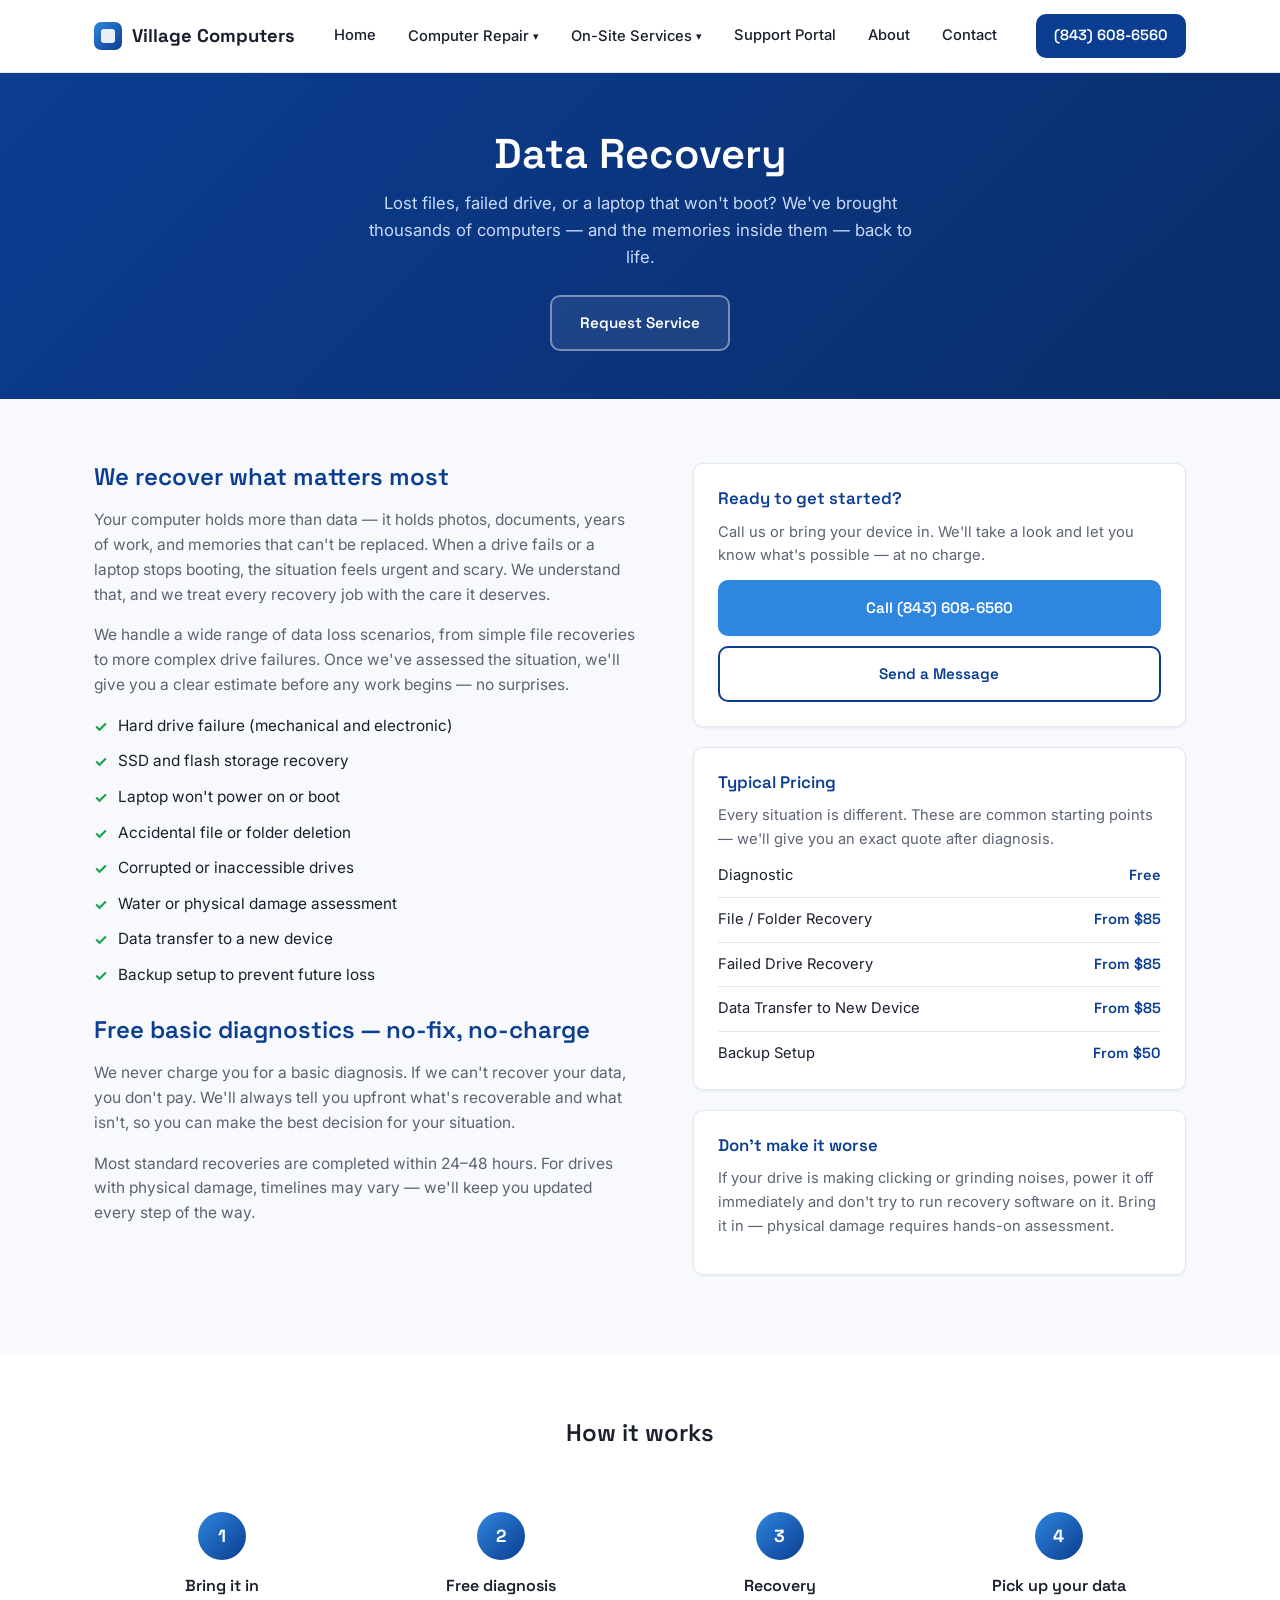
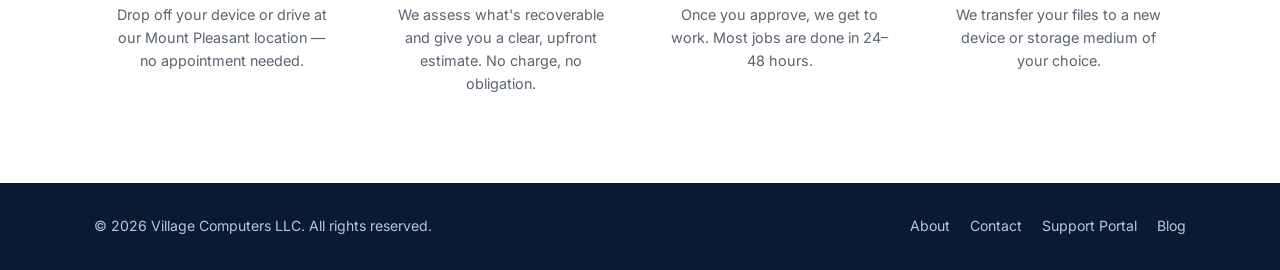
<file: data-recovery.html>
<!DOCTYPE html>
<html lang="en">
<head>
<meta charset="UTF-8">
<meta name="viewport" content="width=device-width, initial-scale=1.0">
<title>Data Recovery | Village Computers — Mount Pleasant, SC</title>
<meta name="description" content="Lost files, failed hard drive, or laptop that won't boot? Village Computers recovers your data in Mount Pleasant, SC. Free basic diagnostics, no-fix no-charge.">
<meta property="og:title" content="Data Recovery | Village Computers">
<meta property="og:description" content="Professional data recovery in Mount Pleasant, SC. Hard drives, SSDs, laptops, and more.">
<meta property="og:type" content="website">
<link rel="preconnect" href="https://fonts.googleapis.com">
<link rel="preconnect" href="https://fonts.gstatic.com" crossorigin>
<link href="https://fonts.googleapis.com/css2?family=Space+Grotesk:wght@500;600;700&family=Inter:wght@400;500;600;700&display=swap" rel="stylesheet">
<link rel="stylesheet" href="styles.css">
<style>
  .page-hero {
    background: linear-gradient(135deg, var(--color-primary) 0%, #0A2D6B 100%);
    color: #fff;
    padding: 56px 0 48px;
    text-align: center;
  }
  .page-hero h1 { color: #fff; font-size: clamp(1.8rem, 3.5vw, 2.6rem); margin-bottom: 12px; }
  .page-hero p { color: #C9DAF8; font-size: 1.05rem; max-width: 560px; margin: 0 auto 24px; }
  .page-hero .btn-ghost {
    background: rgba(255,255,255,0.08);
    color: #fff;
    border: 2px solid rgba(255,255,255,0.4);
  }
  .page-hero .btn-ghost:hover { background: rgba(255,255,255,0.16); border-color: #fff; color: #fff; }

  .service-body { padding: 64px 0 80px; }
  .service-body-inner {
    display: grid;
    grid-template-columns: 1.1fr 1fr;
    gap: 56px;
    align-items: start;
  }

  .service-copy h2 { font-size: 1.5rem; color: var(--color-primary); margin-bottom: 16px; }
  .service-copy p { color: var(--color-text-muted); margin-bottom: 16px; font-size: 0.97rem; }
  .service-copy ul {
    list-style: none;
    margin-bottom: 28px;
    display: flex;
    flex-direction: column;
    gap: 10px;
  }
  .service-copy ul li {
    display: flex;
    gap: 10px;
    align-items: flex-start;
    font-size: 0.96rem;
    color: var(--color-text);
  }
  .service-copy ul li::before {
    content: "✓";
    color: var(--color-success);
    font-weight: 700;
    flex-shrink: 0;
    margin-top: 1px;
  }

  .service-sidebar { display: flex; flex-direction: column; gap: 20px; }

  .sidebar-card {
    background: var(--color-surface);
    border: 1px solid var(--color-border);
    border-radius: var(--radius);
    padding: 24px;
    box-shadow: var(--shadow-sm);
  }
  .sidebar-card h3 { font-size: 1.05rem; margin-bottom: 12px; color: var(--color-primary); }
  .sidebar-card p { font-size: 0.92rem; color: var(--color-text-muted); margin-bottom: 12px; }
  .sidebar-card .btn { width: 100%; text-align: center; display: block; }

  .price-list { display: flex; flex-direction: column; gap: 10px; }
  .price-row {
    display: flex;
    justify-content: space-between;
    align-items: center;
    font-size: 0.92rem;
    padding-bottom: 10px;
    border-bottom: 1px solid var(--color-border);
  }
  .price-row:last-child { border-bottom: none; padding-bottom: 0; }
  .price-row span:last-child { font-family: var(--font-display); font-weight: 600; color: var(--color-primary); }

  .process-steps { padding: 64px 0; background: var(--color-surface); }
  .process-steps h2 { font-size: 1.5rem; margin-bottom: 40px; text-align: center; }
  .steps-grid {
    display: grid;
    grid-template-columns: repeat(4, 1fr);
    gap: 24px;
  }
  .step {
    text-align: center;
    padding: 24px 16px;
  }
  .step-num {
    width: 48px;
    height: 48px;
    border-radius: 50%;
    background: linear-gradient(135deg, var(--color-accent), var(--color-primary));
    color: #fff;
    font-family: var(--font-display);
    font-weight: 700;
    font-size: 1.1rem;
    display: flex;
    align-items: center;
    justify-content: center;
    margin: 0 auto 16px;
  }
  .step h3 { font-size: 1rem; margin-bottom: 8px; }
  .step p { font-size: 0.9rem; color: var(--color-text-muted); }

  @media (max-width: 820px) {
    .service-body-inner { grid-template-columns: 1fr; gap: 40px; }
    .steps-grid { grid-template-columns: repeat(2, 1fr); }
  }
  @media (max-width: 520px) {
    .steps-grid { grid-template-columns: 1fr; }
  }
</style>
</head>
<body>

<!-- ============ HEADER ============ -->
<header class="site-header">
  <div class="container header-inner">
    <a href="index.html" class="logo">
      <span class="logo-mark" aria-hidden="true"></span>
      Village Computers
    </a>
    <button class="nav-toggle" aria-label="Toggle navigation" aria-expanded="false">
      <span></span><span></span><span></span>
    </button>
    <nav class="main-nav">
      <a href="index.html">Home</a>
      <div class="nav-dropdown">
        <button class="nav-dropdown-toggle">Computer Repair <span class="chev">▾</span></button>
        <div class="nav-dropdown-menu">
          <a href="data-recovery.html" class="active">Data Recovery</a>
          <a href="laptop-repair.html">Laptop Repair</a>
          <a href="desktop-repair.html">Desktop Repair</a>
          <a href="virus-removal.html">Virus Removal</a>
          <a href="remote-support.html">Remote Support</a>
        </div>
      </div>
      <div class="nav-dropdown">
        <button class="nav-dropdown-toggle">On-Site Services <span class="chev">▾</span></button>
        <div class="nav-dropdown-menu">
          <a href="residential.html">Residential</a>
        </div>
      </div>
      <a href="support.html">Support Portal</a>
      <a href="about-us.html">About</a>
      <a href="contact-us.html">Contact</a>
    </nav>
    <a href="tel:8436086560" class="header-cta">(843) 608-6560</a>
  </div>
</header>

<!-- ============ PAGE HERO ============ -->
<section class="page-hero">
  <div class="container">
    <h1>Data Recovery</h1>
    <p>Lost files, failed drive, or a laptop that won't boot? We've brought thousands of computers — and the memories inside them — back to life.</p>
    <a href="contact-us.html" class="btn btn-ghost">Request Service</a>
  </div>
</section>

<!-- ============ BODY ============ -->
<section class="service-body">
  <div class="container service-body-inner">

    <div class="service-copy">
      <h2>We recover what matters most</h2>
      <p>Your computer holds more than data — it holds photos, documents, years of work, and memories that can't be replaced. When a drive fails or a laptop stops booting, the situation feels urgent and scary. We understand that, and we treat every recovery job with the care it deserves.</p>
      <p>We handle a wide range of data loss scenarios, from simple file recoveries to more complex drive failures. Once we've assessed the situation, we'll give you a clear estimate before any work begins — no surprises.</p>

      <ul>
        <li>Hard drive failure (mechanical and electronic)</li>
        <li>SSD and flash storage recovery</li>
        <li>Laptop won't power on or boot</li>
        <li>Accidental file or folder deletion</li>
        <li>Corrupted or inaccessible drives</li>
        <li>Water or physical damage assessment</li>
        <li>Data transfer to a new device</li>
        <li>Backup setup to prevent future loss</li>
      </ul>

      <h2>Free basic diagnostics — no-fix, no-charge</h2>
      <p>We never charge you for a basic diagnosis. If we can't recover your data, you don't pay. We'll always tell you upfront what's recoverable and what isn't, so you can make the best decision for your situation.</p>
      <p>Most standard recoveries are completed within 24–48 hours. For drives with physical damage, timelines may vary — we'll keep you updated every step of the way.</p>
    </div>

    <div class="service-sidebar">
      <div class="sidebar-card">
        <h3>Ready to get started?</h3>
        <p>Call us or bring your device in. We'll take a look and let you know what's possible — at no charge.</p>
        <a href="tel:8436086560" class="btn btn-primary" style="margin-bottom:10px;">Call (843) 608-6560</a>
        <a href="contact-us.html" class="btn btn-outline">Send a Message</a>
      </div>

      <div class="sidebar-card">
        <h3>Typical Pricing</h3>
        <p>Every situation is different. These are common starting points — we'll give you an exact quote after diagnosis.</p>
        <div class="price-list">
          <div class="price-row"><span>Diagnostic</span><span>Free</span></div>
          <div class="price-row"><span>File / Folder Recovery</span><span>From $85</span></div>
          <div class="price-row"><span>Failed Drive Recovery</span><span>From $85</span></div>
          <div class="price-row"><span>Data Transfer to New Device</span><span>From $85</span></div>
          <div class="price-row"><span>Backup Setup</span><span>From $50</span></div>
        </div>
      </div>

      <div class="sidebar-card">
        <h3>Don't make it worse</h3>
        <p>If your drive is making clicking or grinding noises, power it off immediately and don't try to run recovery software on it. Bring it in — physical damage requires hands-on assessment.</p>
      </div>
    </div>

  </div>
</section>

<!-- ============ PROCESS ============ -->
<section class="process-steps">
  <div class="container">
    <h2>How it works</h2>
    <div class="steps-grid">
      <div class="step">
        <div class="step-num">1</div>
        <h3>Bring it in</h3>
        <p>Drop off your device or drive at our Mount Pleasant location — no appointment needed.</p>
      </div>
      <div class="step">
        <div class="step-num">2</div>
        <h3>Free diagnosis</h3>
        <p>We assess what's recoverable and give you a clear, upfront estimate. No charge, no obligation.</p>
      </div>
      <div class="step">
        <div class="step-num">3</div>
        <h3>Recovery</h3>
        <p>Once you approve, we get to work. Most jobs are done in 24–48 hours.</p>
      </div>
      <div class="step">
        <div class="step-num">4</div>
        <h3>Pick up your data</h3>
        <p>We transfer your files to a new device or storage medium of your choice.</p>
      </div>
    </div>
  </div>
</section>

<!-- ============ FOOTER ============ -->
<footer class="site-footer">
  <div class="container footer-inner">
    <p>&copy; 2026 Village Computers LLC. All rights reserved.</p>
    <div class="footer-links">
      <a href="about-us.html">About</a>
      <a href="contact-us.html">Contact</a>
      <a href="support.html">Support Portal</a>
      <a href="http://blog.cyndrtec.com">Blog</a>
    </div>
  </div>
</footer>

<script src="script.js"></script>
</body>
</html>
</file>
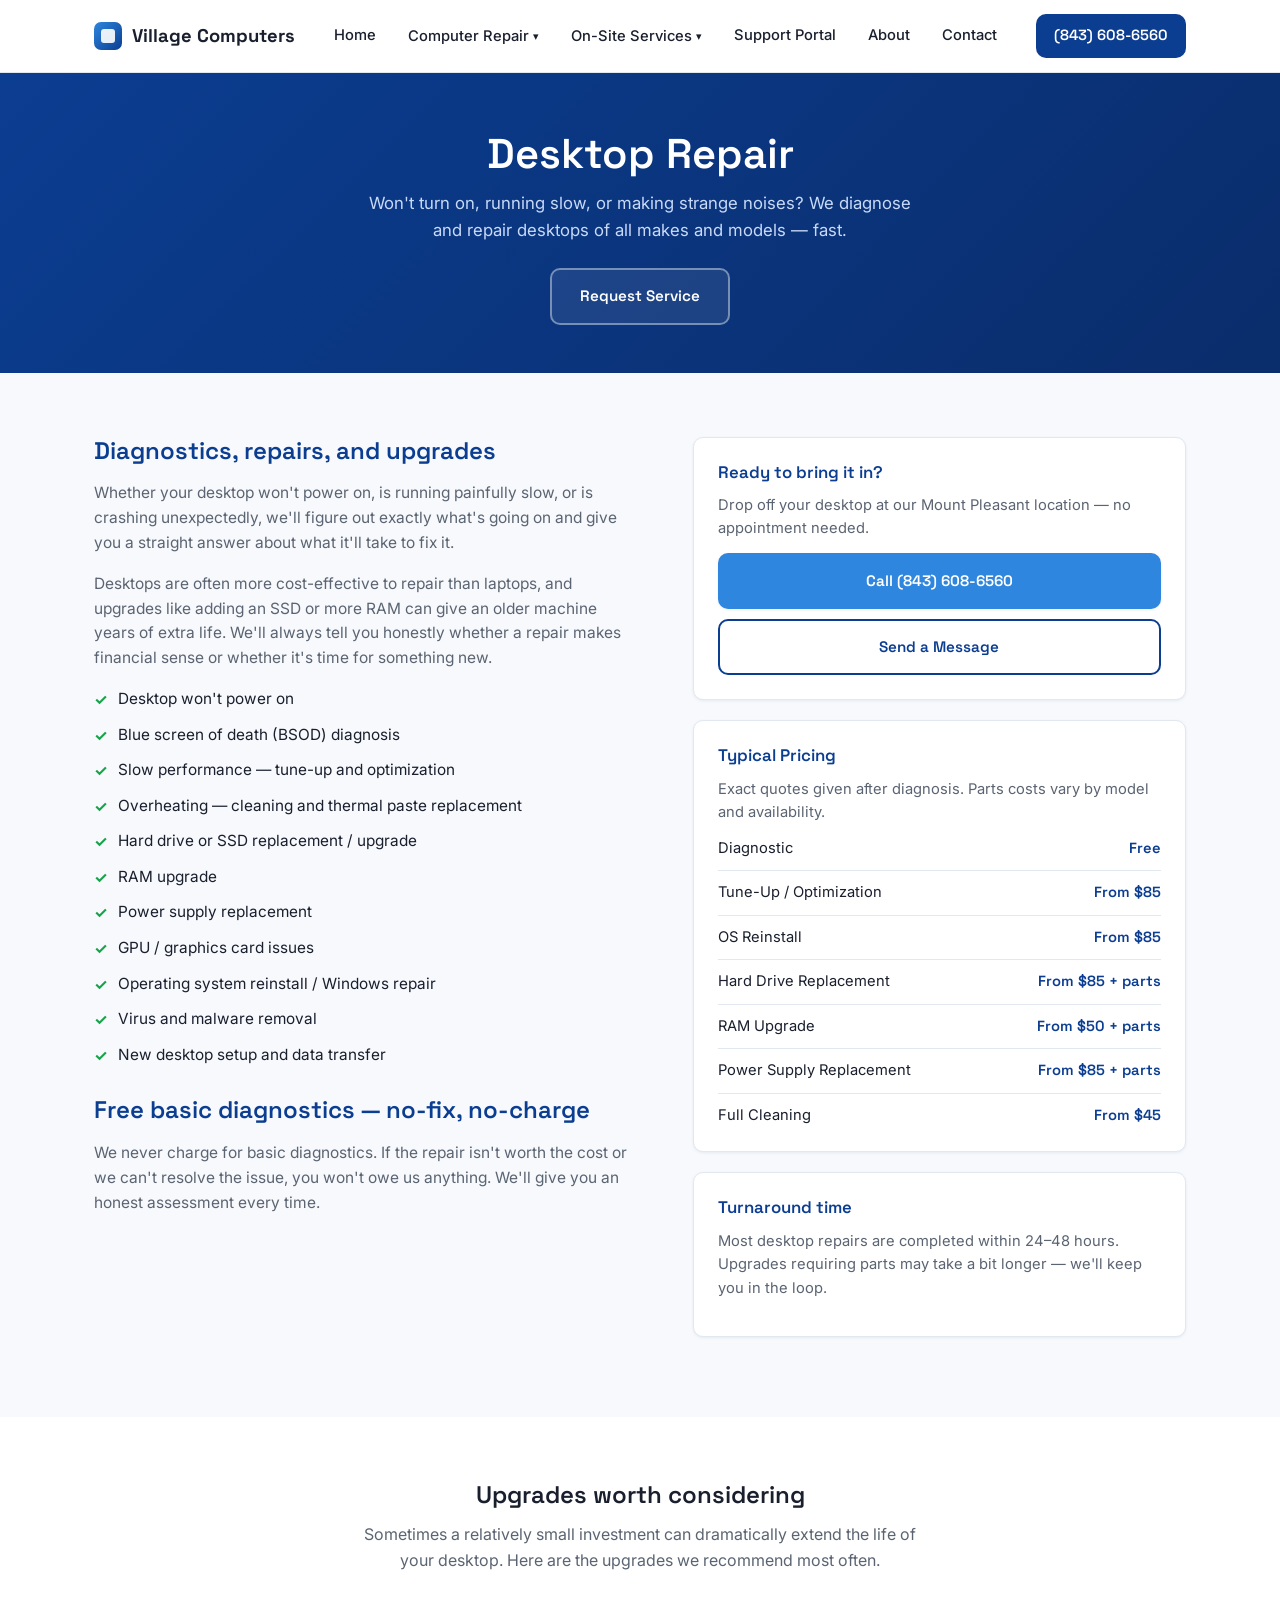
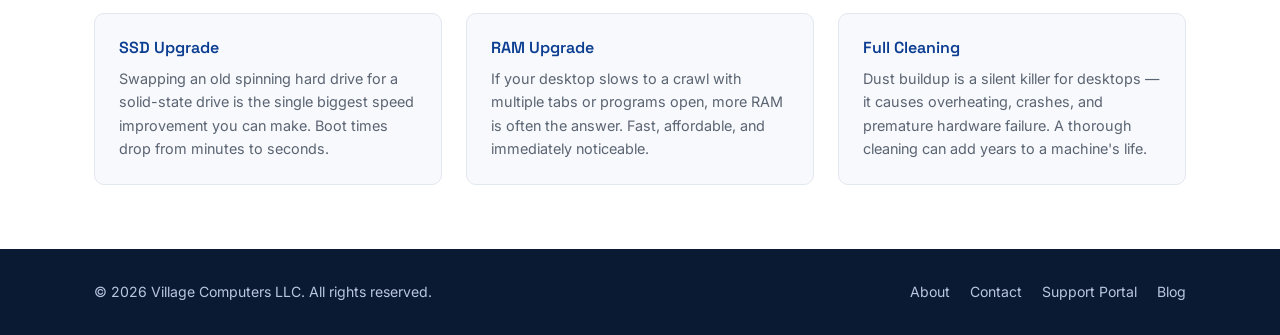
<file: desktop-repair.html>
<!DOCTYPE html>
<html lang="en">
<head>
<meta charset="UTF-8">
<meta name="viewport" content="width=device-width, initial-scale=1.0">
<title>Desktop Repair | Village Computers — Mount Pleasant, SC</title>
<meta name="description" content="Desktop computer repair in Mount Pleasant, SC. Hardware diagnostics, upgrades, OS repair, and more. Free basic diagnostics, no-fix no-charge.">
<meta property="og:title" content="Desktop Repair | Village Computers">
<meta property="og:description" content="Expert desktop repair and upgrades in Mount Pleasant, SC. Fast turnaround, honest pricing.">
<meta property="og:type" content="website">
<link rel="preconnect" href="https://fonts.googleapis.com">
<link rel="preconnect" href="https://fonts.gstatic.com" crossorigin>
<link href="https://fonts.googleapis.com/css2?family=Space+Grotesk:wght@500;600;700&family=Inter:wght@400;500;600;700&display=swap" rel="stylesheet">
<link rel="stylesheet" href="styles.css">
<style>
  .page-hero {
    background: linear-gradient(135deg, var(--color-primary) 0%, #0A2D6B 100%);
    color: #fff;
    padding: 56px 0 48px;
    text-align: center;
  }
  .page-hero h1 { color: #fff; font-size: clamp(1.8rem, 3.5vw, 2.6rem); margin-bottom: 12px; }
  .page-hero p { color: #C9DAF8; font-size: 1.05rem; max-width: 560px; margin: 0 auto 24px; }
  .page-hero .btn-ghost {
    background: rgba(255,255,255,0.08);
    color: #fff;
    border: 2px solid rgba(255,255,255,0.4);
  }
  .page-hero .btn-ghost:hover { background: rgba(255,255,255,0.16); border-color: #fff; color: #fff; }

  .service-body { padding: 64px 0 80px; }
  .service-body-inner {
    display: grid;
    grid-template-columns: 1.1fr 1fr;
    gap: 56px;
    align-items: start;
  }

  .service-copy h2 { font-size: 1.5rem; color: var(--color-primary); margin-bottom: 16px; }
  .service-copy p { color: var(--color-text-muted); margin-bottom: 16px; font-size: 0.97rem; }
  .service-copy ul {
    list-style: none;
    margin-bottom: 28px;
    display: flex;
    flex-direction: column;
    gap: 10px;
  }
  .service-copy ul li {
    display: flex;
    gap: 10px;
    align-items: flex-start;
    font-size: 0.96rem;
    color: var(--color-text);
  }
  .service-copy ul li::before {
    content: "✓";
    color: var(--color-success);
    font-weight: 700;
    flex-shrink: 0;
    margin-top: 1px;
  }

  .service-sidebar { display: flex; flex-direction: column; gap: 20px; }

  .sidebar-card {
    background: var(--color-surface);
    border: 1px solid var(--color-border);
    border-radius: var(--radius);
    padding: 24px;
    box-shadow: var(--shadow-sm);
  }
  .sidebar-card h3 { font-size: 1.05rem; margin-bottom: 12px; color: var(--color-primary); }
  .sidebar-card p { font-size: 0.92rem; color: var(--color-text-muted); margin-bottom: 12px; }
  .sidebar-card .btn { width: 100%; text-align: center; display: block; }

  .price-list { display: flex; flex-direction: column; gap: 10px; }
  .price-row {
    display: flex;
    justify-content: space-between;
    align-items: center;
    font-size: 0.92rem;
    padding-bottom: 10px;
    border-bottom: 1px solid var(--color-border);
  }
  .price-row:last-child { border-bottom: none; padding-bottom: 0; }
  .price-row span:last-child { font-family: var(--font-display); font-weight: 600; color: var(--color-primary); }

  .upgrade-section { padding: 64px 0; background: var(--color-surface); }
  .upgrade-section h2 { font-size: 1.5rem; margin-bottom: 12px; text-align: center; }
  .upgrade-section > .container > p { text-align: center; color: var(--color-text-muted); margin-bottom: 40px; max-width: 580px; margin-left: auto; margin-right: auto; }

  .upgrade-grid {
    display: grid;
    grid-template-columns: repeat(3, 1fr);
    gap: 24px;
  }
  .upgrade-card {
    background: var(--color-bg);
    border: 1px solid var(--color-border);
    border-radius: var(--radius);
    padding: 24px;
  }
  .upgrade-card h3 { font-size: 1rem; color: var(--color-primary); margin-bottom: 10px; }
  .upgrade-card p { font-size: 0.9rem; color: var(--color-text-muted); }

  @media (max-width: 820px) {
    .service-body-inner { grid-template-columns: 1fr; gap: 40px; }
    .upgrade-grid { grid-template-columns: 1fr; }
  }
</style>
</head>
<body>

<!-- ============ HEADER ============ -->
<header class="site-header">
  <div class="container header-inner">
    <a href="index.html" class="logo">
      <span class="logo-mark" aria-hidden="true"></span>
      Village Computers
    </a>
    <button class="nav-toggle" aria-label="Toggle navigation" aria-expanded="false">
      <span></span><span></span><span></span>
    </button>
    <nav class="main-nav">
      <a href="index.html">Home</a>
      <div class="nav-dropdown">
        <button class="nav-dropdown-toggle">Computer Repair <span class="chev">▾</span></button>
        <div class="nav-dropdown-menu">
          <a href="data-recovery.html">Data Recovery</a>
          <a href="laptop-repair.html">Laptop Repair</a>
          <a href="desktop-repair.html" class="active">Desktop Repair</a>
          <a href="virus-removal.html">Virus Removal</a>
          <a href="remote-support.html">Remote Support</a>
        </div>
      </div>
      <div class="nav-dropdown">
        <button class="nav-dropdown-toggle">On-Site Services <span class="chev">▾</span></button>
        <div class="nav-dropdown-menu">
          <a href="residential.html">Residential</a>
        </div>
      </div>
      <a href="support.html">Support Portal</a>
      <a href="about-us.html">About</a>
      <a href="contact-us.html">Contact</a>
    </nav>
    <a href="tel:8436086560" class="header-cta">(843) 608-6560</a>
  </div>
</header>

<!-- ============ PAGE HERO ============ -->
<section class="page-hero">
  <div class="container">
    <h1>Desktop Repair</h1>
    <p>Won't turn on, running slow, or making strange noises? We diagnose and repair desktops of all makes and models — fast.</p>
    <a href="contact-us.html" class="btn btn-ghost">Request Service</a>
  </div>
</section>

<!-- ============ BODY ============ -->
<section class="service-body">
  <div class="container service-body-inner">

    <div class="service-copy">
      <h2>Diagnostics, repairs, and upgrades</h2>
      <p>Whether your desktop won't power on, is running painfully slow, or is crashing unexpectedly, we'll figure out exactly what's going on and give you a straight answer about what it'll take to fix it.</p>
      <p>Desktops are often more cost-effective to repair than laptops, and upgrades like adding an SSD or more RAM can give an older machine years of extra life. We'll always tell you honestly whether a repair makes financial sense or whether it's time for something new.</p>

      <ul>
        <li>Desktop won't power on</li>
        <li>Blue screen of death (BSOD) diagnosis</li>
        <li>Slow performance — tune-up and optimization</li>
        <li>Overheating — cleaning and thermal paste replacement</li>
        <li>Hard drive or SSD replacement / upgrade</li>
        <li>RAM upgrade</li>
        <li>Power supply replacement</li>
        <li>GPU / graphics card issues</li>
        <li>Operating system reinstall / Windows repair</li>
        <li>Virus and malware removal</li>
        <li>New desktop setup and data transfer</li>
      </ul>

      <h2>Free basic diagnostics — no-fix, no-charge</h2>
      <p>We never charge for basic diagnostics. If the repair isn't worth the cost or we can't resolve the issue, you won't owe us anything. We'll give you an honest assessment every time.</p>
    </div>

    <div class="service-sidebar">
      <div class="sidebar-card">
        <h3>Ready to bring it in?</h3>
        <p>Drop off your desktop at our Mount Pleasant location — no appointment needed.</p>
        <a href="tel:8436086560" class="btn btn-primary" style="margin-bottom:10px;">Call (843) 608-6560</a>
        <a href="contact-us.html" class="btn btn-outline">Send a Message</a>
      </div>

      <div class="sidebar-card">
        <h3>Typical Pricing</h3>
        <p>Exact quotes given after diagnosis. Parts costs vary by model and availability.</p>
        <div class="price-list">
          <div class="price-row"><span>Diagnostic</span><span>Free</span></div>
          <div class="price-row"><span>Tune-Up / Optimization</span><span>From $85</span></div>
          <div class="price-row"><span>OS Reinstall</span><span>From $85</span></div>
          <div class="price-row"><span>Hard Drive Replacement</span><span>From $85 + parts</span></div>
          <div class="price-row"><span>RAM Upgrade</span><span>From $50 + parts</span></div>
          <div class="price-row"><span>Power Supply Replacement</span><span>From $85 + parts</span></div>
          <div class="price-row"><span>Full Cleaning</span><span>From $45</span></div>
        </div>
      </div>

      <div class="sidebar-card">
        <h3>Turnaround time</h3>
        <p>Most desktop repairs are completed within 24–48 hours. Upgrades requiring parts may take a bit longer — we'll keep you in the loop.</p>
      </div>
    </div>

  </div>
</section>

<!-- ============ UPGRADES ============ -->
<section class="upgrade-section">
  <div class="container">
    <h2>Upgrades worth considering</h2>
    <p>Sometimes a relatively small investment can dramatically extend the life of your desktop. Here are the upgrades we recommend most often.</p>
    <div class="upgrade-grid">
      <div class="upgrade-card">
        <h3>SSD Upgrade</h3>
        <p>Swapping an old spinning hard drive for a solid-state drive is the single biggest speed improvement you can make. Boot times drop from minutes to seconds.</p>
      </div>
      <div class="upgrade-card">
        <h3>RAM Upgrade</h3>
        <p>If your desktop slows to a crawl with multiple tabs or programs open, more RAM is often the answer. Fast, affordable, and immediately noticeable.</p>
      </div>
      <div class="upgrade-card">
        <h3>Full Cleaning</h3>
        <p>Dust buildup is a silent killer for desktops — it causes overheating, crashes, and premature hardware failure. A thorough cleaning can add years to a machine's life.</p>
      </div>
    </div>
  </div>
</section>

<!-- ============ FOOTER ============ -->
<footer class="site-footer">
  <div class="container footer-inner">
    <p>&copy; 2026 Village Computers LLC. All rights reserved.</p>
    <div class="footer-links">
      <a href="about-us.html">About</a>
      <a href="contact-us.html">Contact</a>
      <a href="support.html">Support Portal</a>
      <a href="http://blog.cyndrtec.com">Blog</a>
    </div>
  </div>
</footer>

<script src="script.js"></script>
</body>
</html>
</file>
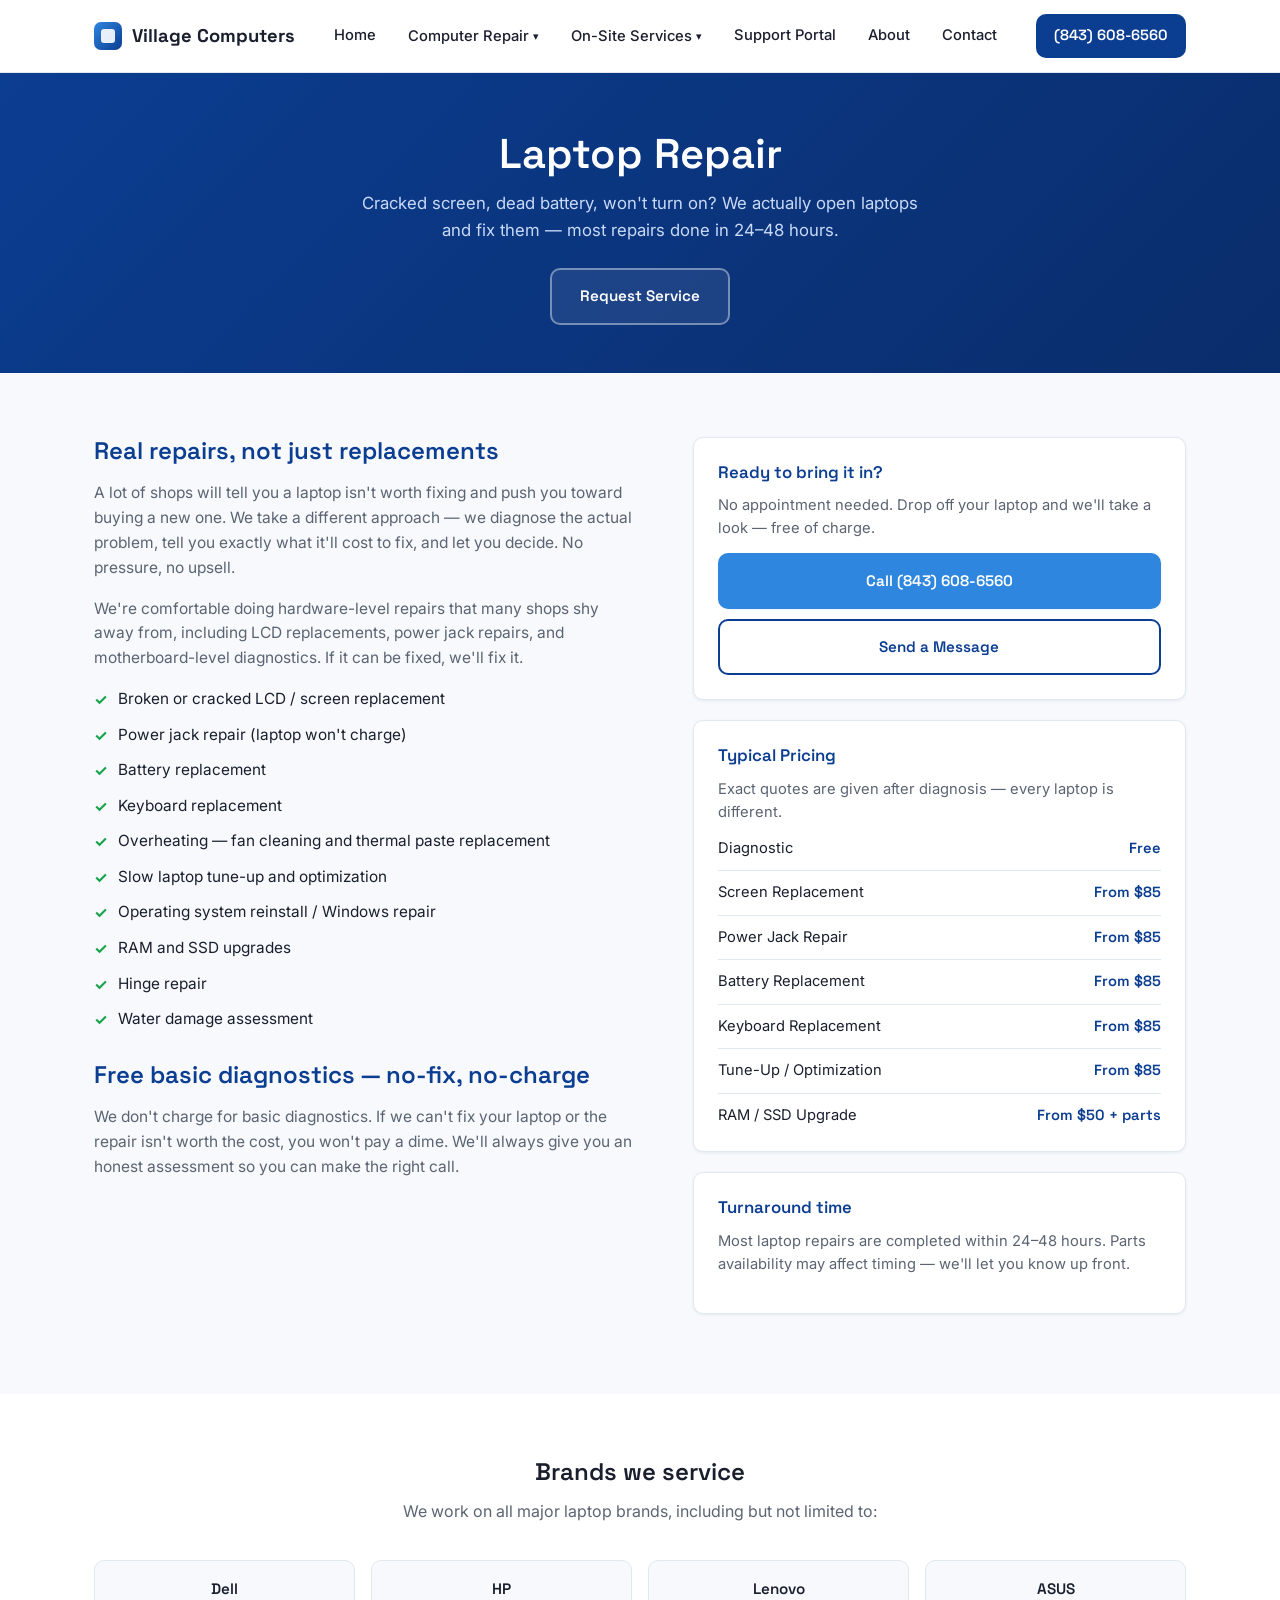
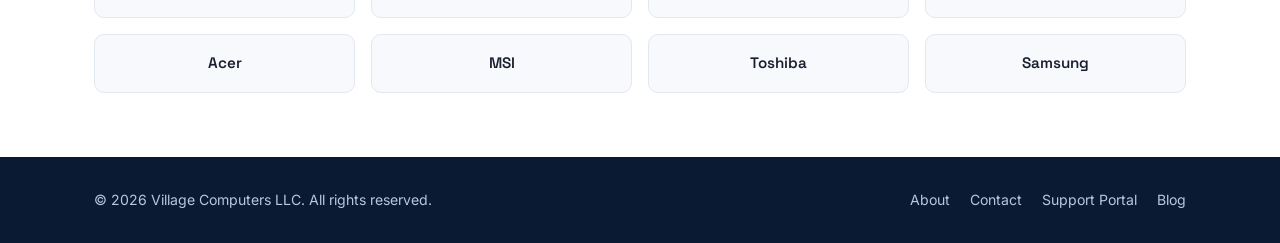
<file: laptop-repair.html>
<!DOCTYPE html>
<html lang="en">
<head>
<meta charset="UTF-8">
<meta name="viewport" content="width=device-width, initial-scale=1.0">
<title>Laptop Repair | Village Computers — Mount Pleasant, SC</title>
<meta name="description" content="Professional laptop repair in Mount Pleasant, SC. Broken screen, bad battery, power issues, keyboard replacement and more. Free basic diagnostics, no-fix no-charge.">
<meta property="og:title" content="Laptop Repair | Village Computers">
<meta property="og:description" content="Expert laptop repair in Mount Pleasant, SC. Most repairs completed in 24–48 hours.">
<meta property="og:type" content="website">
<link rel="preconnect" href="https://fonts.googleapis.com">
<link rel="preconnect" href="https://fonts.gstatic.com" crossorigin>
<link href="https://fonts.googleapis.com/css2?family=Space+Grotesk:wght@500;600;700&family=Inter:wght@400;500;600;700&display=swap" rel="stylesheet">
<link rel="stylesheet" href="styles.css">
<style>
  .page-hero {
    background: linear-gradient(135deg, var(--color-primary) 0%, #0A2D6B 100%);
    color: #fff;
    padding: 56px 0 48px;
    text-align: center;
  }
  .page-hero h1 { color: #fff; font-size: clamp(1.8rem, 3.5vw, 2.6rem); margin-bottom: 12px; }
  .page-hero p { color: #C9DAF8; font-size: 1.05rem; max-width: 560px; margin: 0 auto 24px; }
  .page-hero .btn-ghost {
    background: rgba(255,255,255,0.08);
    color: #fff;
    border: 2px solid rgba(255,255,255,0.4);
  }
  .page-hero .btn-ghost:hover { background: rgba(255,255,255,0.16); border-color: #fff; color: #fff; }

  .service-body { padding: 64px 0 80px; }
  .service-body-inner {
    display: grid;
    grid-template-columns: 1.1fr 1fr;
    gap: 56px;
    align-items: start;
  }

  .service-copy h2 { font-size: 1.5rem; color: var(--color-primary); margin-bottom: 16px; }
  .service-copy p { color: var(--color-text-muted); margin-bottom: 16px; font-size: 0.97rem; }
  .service-copy ul {
    list-style: none;
    margin-bottom: 28px;
    display: flex;
    flex-direction: column;
    gap: 10px;
  }
  .service-copy ul li {
    display: flex;
    gap: 10px;
    align-items: flex-start;
    font-size: 0.96rem;
    color: var(--color-text);
  }
  .service-copy ul li::before {
    content: "✓";
    color: var(--color-success);
    font-weight: 700;
    flex-shrink: 0;
    margin-top: 1px;
  }

  .service-sidebar { display: flex; flex-direction: column; gap: 20px; }

  .sidebar-card {
    background: var(--color-surface);
    border: 1px solid var(--color-border);
    border-radius: var(--radius);
    padding: 24px;
    box-shadow: var(--shadow-sm);
  }
  .sidebar-card h3 { font-size: 1.05rem; margin-bottom: 12px; color: var(--color-primary); }
  .sidebar-card p { font-size: 0.92rem; color: var(--color-text-muted); margin-bottom: 12px; }
  .sidebar-card .btn { width: 100%; text-align: center; display: block; }

  .price-list { display: flex; flex-direction: column; gap: 10px; }
  .price-row {
    display: flex;
    justify-content: space-between;
    align-items: center;
    font-size: 0.92rem;
    padding-bottom: 10px;
    border-bottom: 1px solid var(--color-border);
  }
  .price-row:last-child { border-bottom: none; padding-bottom: 0; }
  .price-row span:last-child { font-family: var(--font-display); font-weight: 600; color: var(--color-primary); }

  .brands-section { padding: 64px 0; background: var(--color-surface); }
  .brands-section h2 { font-size: 1.5rem; margin-bottom: 12px; text-align: center; }
  .brands-section > .container > p { text-align: center; color: var(--color-text-muted); margin-bottom: 36px; }
  .brands-grid {
    display: grid;
    grid-template-columns: repeat(4, 1fr);
    gap: 16px;
  }
  .brand-pill {
    background: var(--color-bg);
    border: 1px solid var(--color-border);
    border-radius: var(--radius);
    padding: 16px;
    text-align: center;
    font-family: var(--font-display);
    font-weight: 600;
    font-size: 0.95rem;
    color: var(--color-text);
  }

  @media (max-width: 820px) {
    .service-body-inner { grid-template-columns: 1fr; gap: 40px; }
    .brands-grid { grid-template-columns: repeat(2, 1fr); }
  }
</style>
</head>
<body>

<!-- ============ HEADER ============ -->
<header class="site-header">
  <div class="container header-inner">
    <a href="index.html" class="logo">
      <span class="logo-mark" aria-hidden="true"></span>
      Village Computers
    </a>
    <button class="nav-toggle" aria-label="Toggle navigation" aria-expanded="false">
      <span></span><span></span><span></span>
    </button>
    <nav class="main-nav">
      <a href="index.html">Home</a>
      <div class="nav-dropdown">
        <button class="nav-dropdown-toggle">Computer Repair <span class="chev">▾</span></button>
        <div class="nav-dropdown-menu">
          <a href="data-recovery.html">Data Recovery</a>
          <a href="laptop-repair.html" class="active">Laptop Repair</a>
          <a href="desktop-repair.html">Desktop Repair</a>
          <a href="virus-removal.html">Virus Removal</a>
          <a href="remote-support.html">Remote Support</a>
        </div>
      </div>
      <div class="nav-dropdown">
        <button class="nav-dropdown-toggle">On-Site Services <span class="chev">▾</span></button>
        <div class="nav-dropdown-menu">
          <a href="residential.html">Residential</a>
        </div>
      </div>
      <a href="support.html">Support Portal</a>
      <a href="about-us.html">About</a>
      <a href="contact-us.html">Contact</a>
    </nav>
    <a href="tel:8436086560" class="header-cta">(843) 608-6560</a>
  </div>
</header>

<!-- ============ PAGE HERO ============ -->
<section class="page-hero">
  <div class="container">
    <h1>Laptop Repair</h1>
    <p>Cracked screen, dead battery, won't turn on? We actually open laptops and fix them — most repairs done in 24–48 hours.</p>
    <a href="contact-us.html" class="btn btn-ghost">Request Service</a>
  </div>
</section>

<!-- ============ BODY ============ -->
<section class="service-body">
  <div class="container service-body-inner">

    <div class="service-copy">
      <h2>Real repairs, not just replacements</h2>
      <p>A lot of shops will tell you a laptop isn't worth fixing and push you toward buying a new one. We take a different approach — we diagnose the actual problem, tell you exactly what it'll cost to fix, and let you decide. No pressure, no upsell.</p>
      <p>We're comfortable doing hardware-level repairs that many shops shy away from, including LCD replacements, power jack repairs, and motherboard-level diagnostics. If it can be fixed, we'll fix it.</p>

      <ul>
        <li>Broken or cracked LCD / screen replacement</li>
        <li>Power jack repair (laptop won't charge)</li>
        <li>Battery replacement</li>
        <li>Keyboard replacement</li>
        <li>Overheating — fan cleaning and thermal paste replacement</li>
        <li>Slow laptop tune-up and optimization</li>
        <li>Operating system reinstall / Windows repair</li>
        <li>RAM and SSD upgrades</li>
        <li>Hinge repair</li>
        <li>Water damage assessment</li>
      </ul>

      <h2>Free basic diagnostics — no-fix, no-charge</h2>
      <p>We don't charge for basic diagnostics. If we can't fix your laptop or the repair isn't worth the cost, you won't pay a dime. We'll always give you an honest assessment so you can make the right call.</p>
    </div>

    <div class="service-sidebar">
      <div class="sidebar-card">
        <h3>Ready to bring it in?</h3>
        <p>No appointment needed. Drop off your laptop and we'll take a look — free of charge.</p>
        <a href="tel:8436086560" class="btn btn-primary" style="margin-bottom:10px;">Call (843) 608-6560</a>
        <a href="contact-us.html" class="btn btn-outline">Send a Message</a>
      </div>

      <div class="sidebar-card">
        <h3>Typical Pricing</h3>
        <p>Exact quotes are given after diagnosis — every laptop is different.</p>
        <div class="price-list">
          <div class="price-row"><span>Diagnostic</span><span>Free</span></div>
          <div class="price-row"><span>Screen Replacement</span><span>From $85</span></div>
          <div class="price-row"><span>Power Jack Repair</span><span>From $85</span></div>
          <div class="price-row"><span>Battery Replacement</span><span>From $85</span></div>
          <div class="price-row"><span>Keyboard Replacement</span><span>From $85</span></div>
          <div class="price-row"><span>Tune-Up / Optimization</span><span>From $85</span></div>
          <div class="price-row"><span>RAM / SSD Upgrade</span><span>From $50 + parts</span></div>
        </div>
      </div>

      <div class="sidebar-card">
        <h3>Turnaround time</h3>
        <p>Most laptop repairs are completed within 24–48 hours. Parts availability may affect timing — we'll let you know up front.</p>
      </div>
    </div>

  </div>
</section>

<!-- ============ BRANDS ============ -->
<section class="brands-section">
  <div class="container">
    <h2>Brands we service</h2>
    <p>We work on all major laptop brands, including but not limited to:</p>
    <div class="brands-grid">
      <div class="brand-pill">Dell</div>
      <div class="brand-pill">HP</div>
      <div class="brand-pill">Lenovo</div>
      <div class="brand-pill">ASUS</div>
      <div class="brand-pill">Acer</div>
      <div class="brand-pill">MSI</div>
      <div class="brand-pill">Toshiba</div>
      <div class="brand-pill">Samsung</div>
    </div>
  </div>
</section>

<!-- ============ FOOTER ============ -->
<footer class="site-footer">
  <div class="container footer-inner">
    <p>&copy; 2026 Village Computers LLC. All rights reserved.</p>
    <div class="footer-links">
      <a href="about-us.html">About</a>
      <a href="contact-us.html">Contact</a>
      <a href="support.html">Support Portal</a>
      <a href="http://blog.cyndrtec.com">Blog</a>
    </div>
  </div>
</footer>

<script src="script.js"></script>
</body>
</html>
</file>
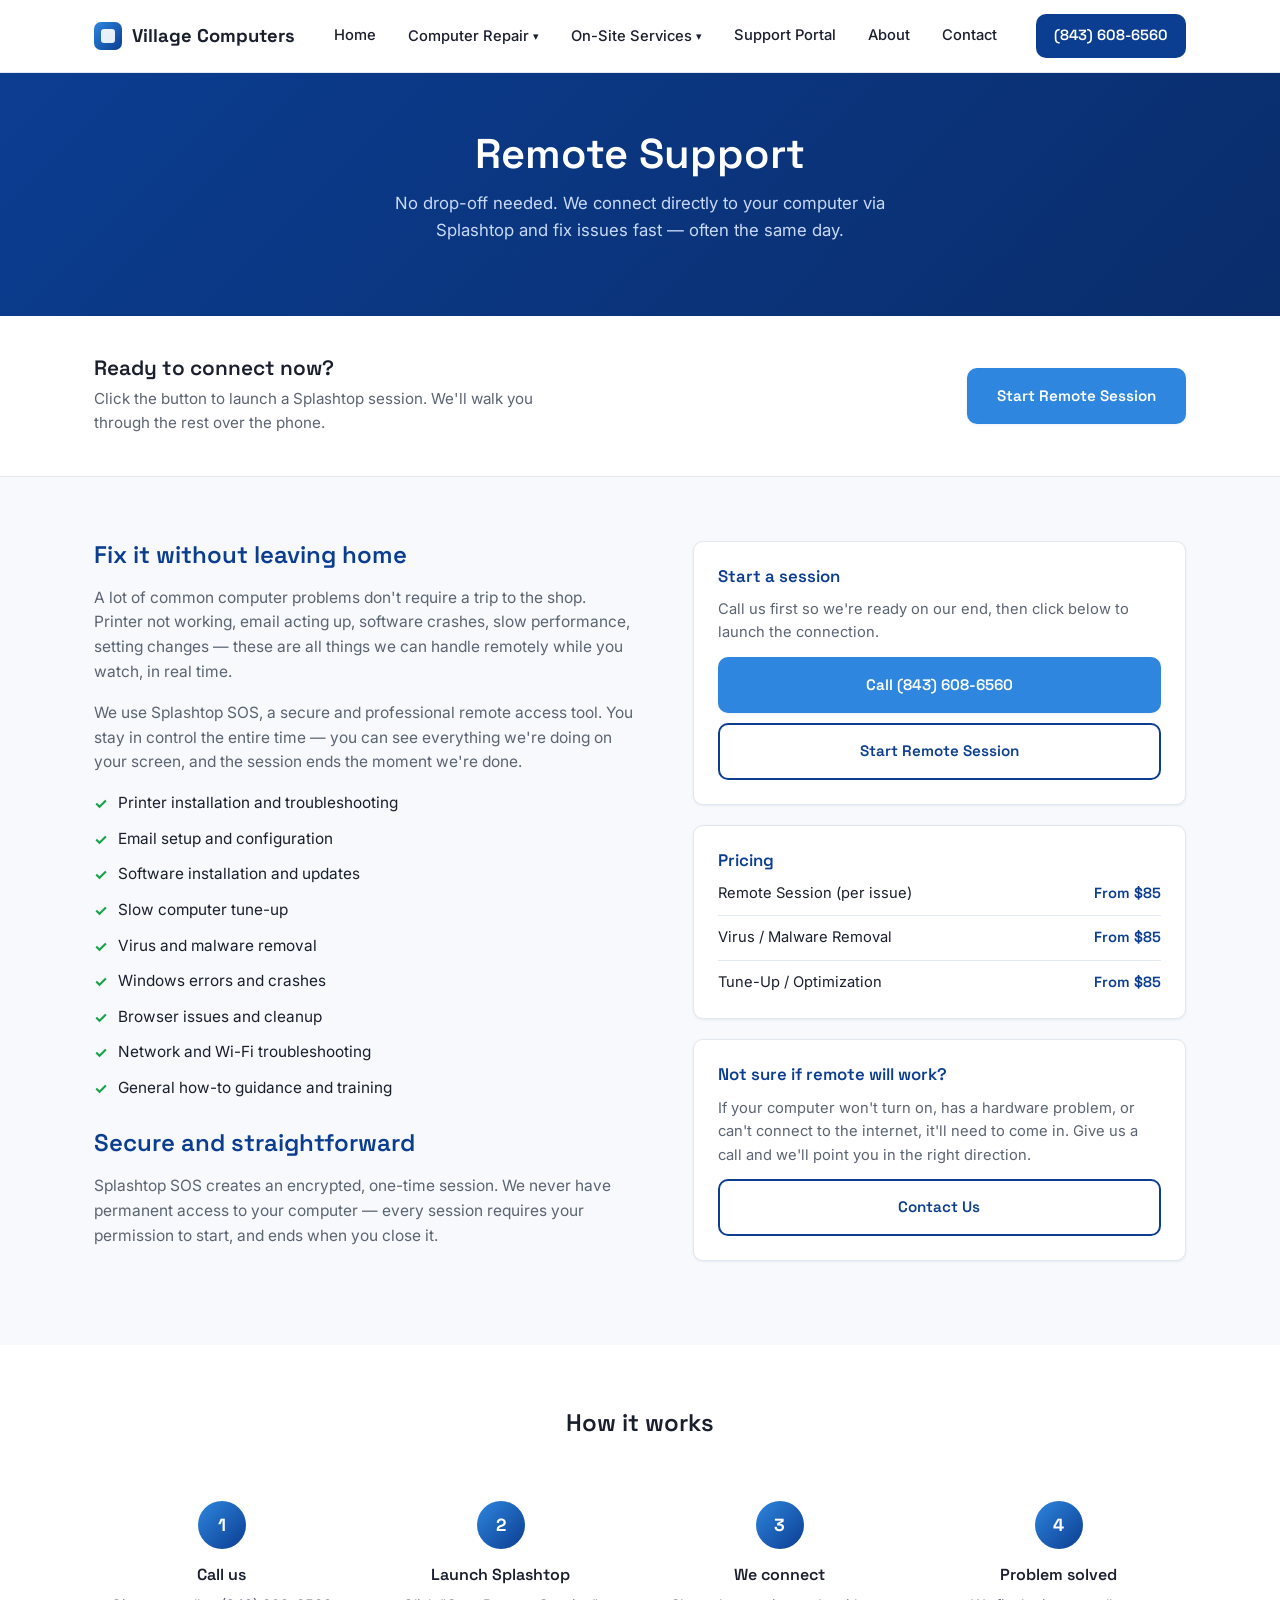
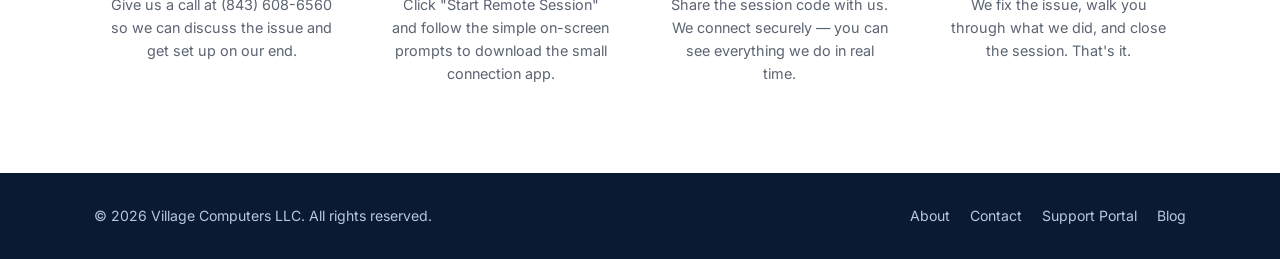
<file: remote-support.html>
<!DOCTYPE html>
<html lang="en">
<head>
<meta charset="UTF-8">
<meta name="viewport" content="width=device-width, initial-scale=1.0">
<title>Remote Support | Village Computers — Mount Pleasant, SC</title>
<meta name="description" content="Remote computer support in Mount Pleasant, SC. We connect to your computer via Splashtop and fix issues fast — often the same day.">
<meta property="og:title" content="Remote Support | Village Computers">
<meta property="og:description" content="Fast remote computer support. We connect to your PC and fix it — no drop-off needed.">
<meta property="og:type" content="website">
<link rel="preconnect" href="https://fonts.googleapis.com">
<link rel="preconnect" href="https://fonts.gstatic.com" crossorigin>
<link href="https://fonts.googleapis.com/css2?family=Space+Grotesk:wght@500;600;700&family=Inter:wght@400;500;600;700&display=swap" rel="stylesheet">
<link rel="stylesheet" href="styles.css">
<style>
  .page-hero {
    background: linear-gradient(135deg, var(--color-primary) 0%, #0A2D6B 100%);
    color: #fff;
    padding: 56px 0 48px;
    text-align: center;
  }
  .page-hero h1 { color: #fff; font-size: clamp(1.8rem, 3.5vw, 2.6rem); margin-bottom: 12px; }
  .page-hero p { color: #C9DAF8; font-size: 1.05rem; max-width: 560px; margin: 0 auto 24px; }

  .remote-launch {
    background: var(--color-surface);
    border-bottom: 1px solid var(--color-border);
    padding: 40px 0;
  }
  .remote-launch-inner {
    display: flex;
    align-items: center;
    justify-content: space-between;
    gap: 32px;
    flex-wrap: wrap;
  }
  .remote-launch h2 { font-size: 1.3rem; margin-bottom: 6px; }
  .remote-launch p { color: var(--color-text-muted); font-size: 0.95rem; max-width: 480px; }
  .remote-launch .btn { white-space: nowrap; flex-shrink: 0; }

  .service-body { padding: 64px 0 80px; }
  .service-body-inner {
    display: grid;
    grid-template-columns: 1.1fr 1fr;
    gap: 56px;
    align-items: start;
  }
  .service-copy h2 { font-size: 1.5rem; color: var(--color-primary); margin-bottom: 16px; }
  .service-copy p { color: var(--color-text-muted); margin-bottom: 16px; font-size: 0.97rem; }
  .service-copy ul {
    list-style: none; margin-bottom: 28px;
    display: flex; flex-direction: column; gap: 10px;
  }
  .service-copy ul li {
    display: flex; gap: 10px; align-items: flex-start;
    font-size: 0.96rem; color: var(--color-text);
  }
  .service-copy ul li::before {
    content: "✓"; color: var(--color-success);
    font-weight: 700; flex-shrink: 0; margin-top: 1px;
  }

  .service-sidebar { display: flex; flex-direction: column; gap: 20px; }
  .sidebar-card {
    background: var(--color-surface);
    border: 1px solid var(--color-border);
    border-radius: var(--radius);
    padding: 24px; box-shadow: var(--shadow-sm);
  }
  .sidebar-card h3 { font-size: 1.05rem; margin-bottom: 12px; color: var(--color-primary); }
  .sidebar-card p { font-size: 0.92rem; color: var(--color-text-muted); margin-bottom: 12px; }
  .sidebar-card .btn { width: 100%; text-align: center; display: block; }

  .price-list { display: flex; flex-direction: column; gap: 10px; }
  .price-row {
    display: flex; justify-content: space-between; align-items: center;
    font-size: 0.92rem; padding-bottom: 10px; border-bottom: 1px solid var(--color-border);
  }
  .price-row:last-child { border-bottom: none; padding-bottom: 0; }
  .price-row span:last-child { font-family: var(--font-display); font-weight: 600; color: var(--color-primary); }

  .how-it-works { padding: 64px 0; background: var(--color-surface); }
  .how-it-works h2 { font-size: 1.5rem; margin-bottom: 40px; text-align: center; }
  .steps-grid { display: grid; grid-template-columns: repeat(4, 1fr); gap: 24px; }
  .step { text-align: center; padding: 24px 16px; }
  .step-num {
    width: 48px; height: 48px; border-radius: 50%;
    background: linear-gradient(135deg, var(--color-accent), var(--color-primary));
    color: #fff; font-family: var(--font-display); font-weight: 700; font-size: 1.1rem;
    display: flex; align-items: center; justify-content: center; margin: 0 auto 16px;
  }
  .step h3 { font-size: 1rem; margin-bottom: 8px; }
  .step p { font-size: 0.9rem; color: var(--color-text-muted); }

  @media (max-width: 820px) {
    .service-body-inner { grid-template-columns: 1fr; gap: 40px; }
    .steps-grid { grid-template-columns: repeat(2, 1fr); }
    .remote-launch-inner { flex-direction: column; align-items: flex-start; }
  }
  @media (max-width: 520px) {
    .steps-grid { grid-template-columns: 1fr; }
  }
</style>
</head>
<body>

<header class="site-header">
  <div class="container header-inner">
    <a href="index.html" class="logo"><span class="logo-mark" aria-hidden="true"></span>Village Computers</a>
    <button class="nav-toggle" aria-label="Toggle navigation" aria-expanded="false">
      <span></span><span></span><span></span>
    </button>
    <nav class="main-nav">
      <a href="index.html">Home</a>
      <div class="nav-dropdown">
        <button class="nav-dropdown-toggle">Computer Repair <span class="chev">▾</span></button>
        <div class="nav-dropdown-menu">
          <a href="data-recovery.html">Data Recovery</a>
          <a href="laptop-repair.html">Laptop Repair</a>
          <a href="desktop-repair.html">Desktop Repair</a>
          <a href="virus-removal.html">Virus Removal</a>
          <a href="remote-support.html" class="active">Remote Support</a>
        </div>
      </div>
      <div class="nav-dropdown">
        <button class="nav-dropdown-toggle">On-Site Services <span class="chev">▾</span></button>
        <div class="nav-dropdown-menu"><a href="residential.html">Residential</a></div>
      </div>
      <a href="support.html">Support Portal</a>
      <a href="about-us.html">About</a>
      <a href="contact-us.html">Contact</a>
    </nav>
    <a href="tel:8436086560" class="header-cta">(843) 608-6560</a>
  </div>
</header>

<section class="page-hero">
  <div class="container">
    <h1>Remote Support</h1>
    <p>No drop-off needed. We connect directly to your computer via Splashtop and fix issues fast — often the same day.</p>
  </div>
</section>

<div class="remote-launch">
  <div class="container remote-launch-inner">
    <div>
      <h2>Ready to connect now?</h2>
      <p>Click the button to launch a Splashtop session. We'll walk you through the rest over the phone.</p>
    </div>
    <a href="https://sos.splashtop.com/" target="_blank" rel="noopener" class="btn btn-primary">Start Remote Session</a>
  </div>
</div>

<section class="service-body">
  <div class="container service-body-inner">
    <div class="service-copy">
      <h2>Fix it without leaving home</h2>
      <p>A lot of common computer problems don't require a trip to the shop. Printer not working, email acting up, software crashes, slow performance, setting changes — these are all things we can handle remotely while you watch, in real time.</p>
      <p>We use Splashtop SOS, a secure and professional remote access tool. You stay in control the entire time — you can see everything we're doing on your screen, and the session ends the moment we're done.</p>

      <ul>
        <li>Printer installation and troubleshooting</li>
        <li>Email setup and configuration</li>
        <li>Software installation and updates</li>
        <li>Slow computer tune-up</li>
        <li>Virus and malware removal</li>
        <li>Windows errors and crashes</li>
        <li>Browser issues and cleanup</li>
        <li>Network and Wi-Fi troubleshooting</li>
        <li>General how-to guidance and training</li>
      </ul>

      <h2>Secure and straightforward</h2>
      <p>Splashtop SOS creates an encrypted, one-time session. We never have permanent access to your computer — every session requires your permission to start, and ends when you close it.</p>
    </div>

    <div class="service-sidebar">
      <div class="sidebar-card">
        <h3>Start a session</h3>
        <p>Call us first so we're ready on our end, then click below to launch the connection.</p>
        <a href="tel:8436086560" class="btn btn-primary" style="margin-bottom:10px;">Call (843) 608-6560</a>
        <a href="https://sos.splashtop.com/" target="_blank" rel="noopener" class="btn btn-outline">Start Remote Session</a>
      </div>

      <div class="sidebar-card">
        <h3>Pricing</h3>
        <div class="price-list">
          <div class="price-row"><span>Remote Session (per issue)</span><span>From $85</span></div>
          <div class="price-row"><span>Virus / Malware Removal</span><span>From $85</span></div>
          <div class="price-row"><span>Tune-Up / Optimization</span><span>From $85</span></div>
        </div>
      </div>

      <div class="sidebar-card">
        <h3>Not sure if remote will work?</h3>
        <p>If your computer won't turn on, has a hardware problem, or can't connect to the internet, it'll need to come in. Give us a call and we'll point you in the right direction.</p>
        <a href="contact-us.html" class="btn btn-outline">Contact Us</a>
      </div>
    </div>
  </div>
</section>

<section class="how-it-works">
  <div class="container">
    <h2>How it works</h2>
    <div class="steps-grid">
      <div class="step">
        <div class="step-num">1</div>
        <h3>Call us</h3>
        <p>Give us a call at (843) 608-6560 so we can discuss the issue and get set up on our end.</p>
      </div>
      <div class="step">
        <div class="step-num">2</div>
        <h3>Launch Splashtop</h3>
        <p>Click "Start Remote Session" and follow the simple on-screen prompts to download the small connection app.</p>
      </div>
      <div class="step">
        <div class="step-num">3</div>
        <h3>We connect</h3>
        <p>Share the session code with us. We connect securely — you can see everything we do in real time.</p>
      </div>
      <div class="step">
        <div class="step-num">4</div>
        <h3>Problem solved</h3>
        <p>We fix the issue, walk you through what we did, and close the session. That's it.</p>
      </div>
    </div>
  </div>
</section>

<footer class="site-footer">
  <div class="container footer-inner">
    <p>&copy; 2026 Village Computers LLC. All rights reserved.</p>
    <div class="footer-links">
      <a href="about-us.html">About</a>
      <a href="contact-us.html">Contact</a>
      <a href="support.html">Support Portal</a>
      <a href="http://blog.cyndrtec.com">Blog</a>
    </div>
  </div>
</footer>

<script src="script.js"></script>
</body>
</html>
</file>
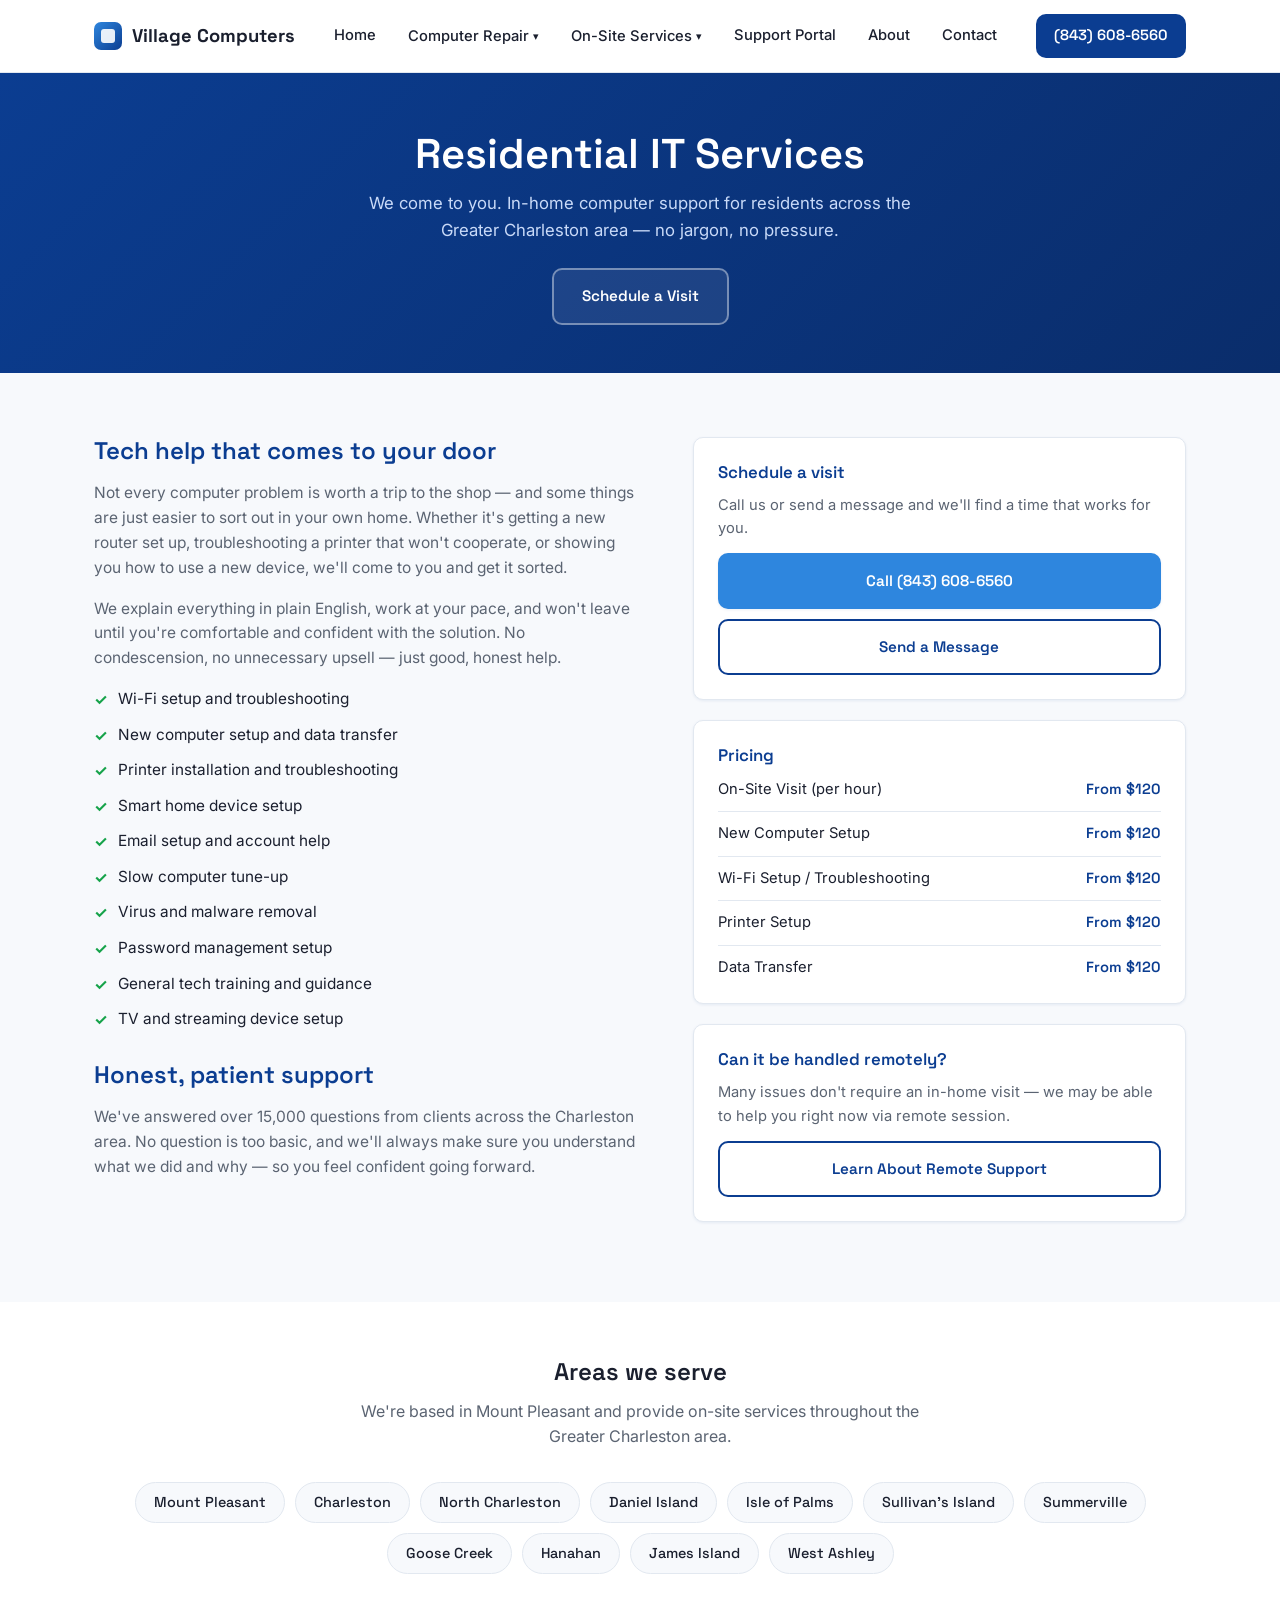
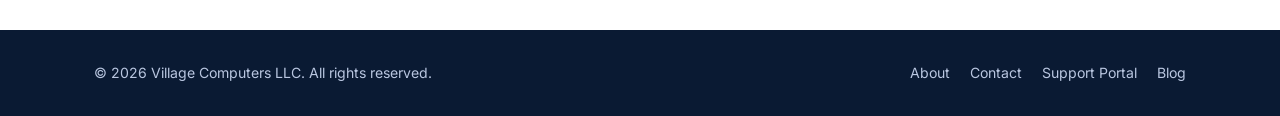
<file: residential.html>
<!DOCTYPE html>
<html lang="en">
<head>
<meta charset="UTF-8">
<meta name="viewport" content="width=device-width, initial-scale=1.0">
<title>Residential IT Services | Village Computers — Mount Pleasant, SC</title>
<meta name="description" content="On-site residential IT support in Mount Pleasant and the Greater Charleston area. Wi-Fi setup, printer help, new computer setup, and more.">
<meta property="og:title" content="Residential IT Services | Village Computers">
<meta property="og:description" content="In-home computer and IT support for residents of the Greater Charleston area.">
<meta property="og:type" content="website">
<link rel="preconnect" href="https://fonts.googleapis.com">
<link rel="preconnect" href="https://fonts.gstatic.com" crossorigin>
<link href="https://fonts.googleapis.com/css2?family=Space+Grotesk:wght@500;600;700&family=Inter:wght@400;500;600;700&display=swap" rel="stylesheet">
<link rel="stylesheet" href="styles.css">
<style>
  .page-hero {
    background: linear-gradient(135deg, var(--color-primary) 0%, #0A2D6B 100%);
    color: #fff; padding: 56px 0 48px; text-align: center;
  }
  .page-hero h1 { color: #fff; font-size: clamp(1.8rem, 3.5vw, 2.6rem); margin-bottom: 12px; }
  .page-hero p { color: #C9DAF8; font-size: 1.05rem; max-width: 560px; margin: 0 auto 24px; }
  .page-hero .btn-ghost {
    background: rgba(255,255,255,0.08); color: #fff; border: 2px solid rgba(255,255,255,0.4);
  }
  .page-hero .btn-ghost:hover { background: rgba(255,255,255,0.16); border-color: #fff; color: #fff; }

  .service-body { padding: 64px 0 80px; }
  .service-body-inner { display: grid; grid-template-columns: 1.1fr 1fr; gap: 56px; align-items: start; }

  .service-copy h2 { font-size: 1.5rem; color: var(--color-primary); margin-bottom: 16px; }
  .service-copy p { color: var(--color-text-muted); margin-bottom: 16px; font-size: 0.97rem; }
  .service-copy ul { list-style: none; margin-bottom: 28px; display: flex; flex-direction: column; gap: 10px; }
  .service-copy ul li { display: flex; gap: 10px; align-items: flex-start; font-size: 0.96rem; color: var(--color-text); }
  .service-copy ul li::before { content: "✓"; color: var(--color-success); font-weight: 700; flex-shrink: 0; margin-top: 1px; }

  .service-sidebar { display: flex; flex-direction: column; gap: 20px; }
  .sidebar-card { background: var(--color-surface); border: 1px solid var(--color-border); border-radius: var(--radius); padding: 24px; box-shadow: var(--shadow-sm); }
  .sidebar-card h3 { font-size: 1.05rem; margin-bottom: 12px; color: var(--color-primary); }
  .sidebar-card p { font-size: 0.92rem; color: var(--color-text-muted); margin-bottom: 12px; }
  .sidebar-card .btn { width: 100%; text-align: center; display: block; }

  .price-list { display: flex; flex-direction: column; gap: 10px; }
  .price-row { display: flex; justify-content: space-between; align-items: center; font-size: 0.92rem; padding-bottom: 10px; border-bottom: 1px solid var(--color-border); }
  .price-row:last-child { border-bottom: none; padding-bottom: 0; }
  .price-row span:last-child { font-family: var(--font-display); font-weight: 600; color: var(--color-primary); }

  .area-section { padding: 56px 0; background: var(--color-surface); text-align: center; }
  .area-section h2 { font-size: 1.5rem; margin-bottom: 12px; }
  .area-section p { color: var(--color-text-muted); max-width: 580px; margin: 0 auto 32px; }
  .area-tags { display: flex; flex-wrap: wrap; justify-content: center; gap: 10px; }
  .area-tag { background: var(--color-bg); border: 1px solid var(--color-border); border-radius: 999px; padding: 8px 18px; font-size: 0.9rem; font-family: var(--font-display); font-weight: 500; color: var(--color-text); }

  @media (max-width: 820px) { .service-body-inner { grid-template-columns: 1fr; gap: 40px; } }
</style>
</head>
<body>

<header class="site-header">
  <div class="container header-inner">
    <a href="index.html" class="logo"><span class="logo-mark" aria-hidden="true"></span>Village Computers</a>
    <button class="nav-toggle" aria-label="Toggle navigation" aria-expanded="false">
      <span></span><span></span><span></span>
    </button>
    <nav class="main-nav">
      <a href="index.html">Home</a>
      <div class="nav-dropdown">
        <button class="nav-dropdown-toggle">Computer Repair <span class="chev">▾</span></button>
        <div class="nav-dropdown-menu">
          <a href="data-recovery.html">Data Recovery</a>
          <a href="laptop-repair.html">Laptop Repair</a>
          <a href="desktop-repair.html">Desktop Repair</a>
          <a href="virus-removal.html">Virus Removal</a>
          <a href="remote-support.html">Remote Support</a>
        </div>
      </div>
      <div class="nav-dropdown">
        <button class="nav-dropdown-toggle">On-Site Services <span class="chev">▾</span></button>
        <div class="nav-dropdown-menu"><a href="residential.html" class="active">Residential</a></div>
      </div>
      <a href="support.html">Support Portal</a>
      <a href="about-us.html">About</a>
      <a href="contact-us.html">Contact</a>
    </nav>
    <a href="tel:8436086560" class="header-cta">(843) 608-6560</a>
  </div>
</header>

<section class="page-hero">
  <div class="container">
    <h1>Residential IT Services</h1>
    <p>We come to you. In-home computer support for residents across the Greater Charleston area — no jargon, no pressure.</p>
    <a href="contact-us.html" class="btn btn-ghost">Schedule a Visit</a>
  </div>
</section>

<section class="service-body">
  <div class="container service-body-inner">
    <div class="service-copy">
      <h2>Tech help that comes to your door</h2>
      <p>Not every computer problem is worth a trip to the shop — and some things are just easier to sort out in your own home. Whether it's getting a new router set up, troubleshooting a printer that won't cooperate, or showing you how to use a new device, we'll come to you and get it sorted.</p>
      <p>We explain everything in plain English, work at your pace, and won't leave until you're comfortable and confident with the solution. No condescension, no unnecessary upsell — just good, honest help.</p>

      <ul>
        <li>Wi-Fi setup and troubleshooting</li>
        <li>New computer setup and data transfer</li>
        <li>Printer installation and troubleshooting</li>
        <li>Smart home device setup</li>
        <li>Email setup and account help</li>
        <li>Slow computer tune-up</li>
        <li>Virus and malware removal</li>
        <li>Password management setup</li>
        <li>General tech training and guidance</li>
        <li>TV and streaming device setup</li>
      </ul>

      <h2>Honest, patient support</h2>
      <p>We've answered over 15,000 questions from clients across the Charleston area. No question is too basic, and we'll always make sure you understand what we did and why — so you feel confident going forward.</p>
    </div>

    <div class="service-sidebar">
      <div class="sidebar-card">
        <h3>Schedule a visit</h3>
        <p>Call us or send a message and we'll find a time that works for you.</p>
        <a href="tel:8436086560" class="btn btn-primary" style="margin-bottom:10px;">Call (843) 608-6560</a>
        <a href="contact-us.html" class="btn btn-outline">Send a Message</a>
      </div>

      <div class="sidebar-card">
        <h3>Pricing</h3>
        <div class="price-list">
          <div class="price-row"><span>On-Site Visit (per hour)</span><span>From $120</span></div>
          <div class="price-row"><span>New Computer Setup</span><span>From $120</span></div>
          <div class="price-row"><span>Wi-Fi Setup / Troubleshooting</span><span>From $120</span></div>
          <div class="price-row"><span>Printer Setup</span><span>From $120</span></div>
          <div class="price-row"><span>Data Transfer</span><span>From $120</span></div>
        </div>
      </div>

      <div class="sidebar-card">
        <h3>Can it be handled remotely?</h3>
        <p>Many issues don't require an in-home visit — we may be able to help you right now via remote session.</p>
        <a href="remote-support.html" class="btn btn-outline">Learn About Remote Support</a>
      </div>
    </div>
  </div>
</section>

<section class="area-section">
  <div class="container">
    <h2>Areas we serve</h2>
    <p>We're based in Mount Pleasant and provide on-site services throughout the Greater Charleston area.</p>
    <div class="area-tags">
      <span class="area-tag">Mount Pleasant</span>
      <span class="area-tag">Charleston</span>
      <span class="area-tag">North Charleston</span>
      <span class="area-tag">Daniel Island</span>
      <span class="area-tag">Isle of Palms</span>
      <span class="area-tag">Sullivan's Island</span>
      <span class="area-tag">Summerville</span>
      <span class="area-tag">Goose Creek</span>
      <span class="area-tag">Hanahan</span>
      <span class="area-tag">James Island</span>
      <span class="area-tag">West Ashley</span>
    </div>
  </div>
</section>

<footer class="site-footer">
  <div class="container footer-inner">
    <p>&copy; 2026 Village Computers LLC. All rights reserved.</p>
    <div class="footer-links">
      <a href="about-us.html">About</a>
      <a href="contact-us.html">Contact</a>
      <a href="support.html">Support Portal</a>
      <a href="http://blog.cyndrtec.com">Blog</a>
    </div>
  </div>
</footer>

<script src="script.js"></script>
</body>
</html>
</file>
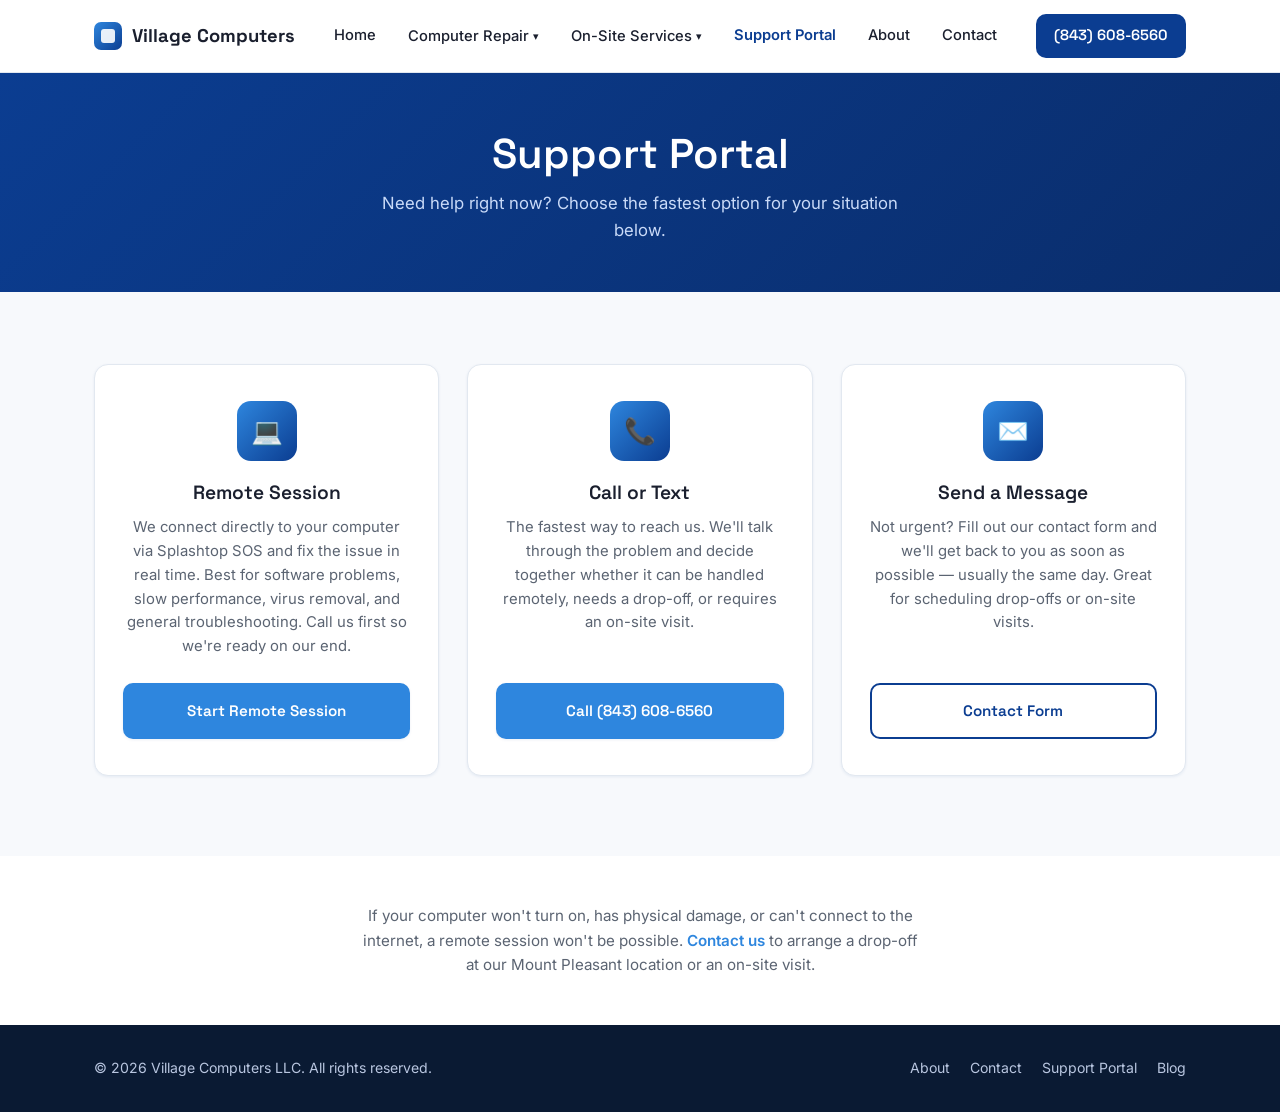
<file: support.html>
<!DOCTYPE html>
<html lang="en">
<head>
<meta charset="UTF-8">
<meta name="viewport" content="width=device-width, initial-scale=1.0">
<title>Support Portal | Village Computers — Mount Pleasant, SC</title>
<meta name="description" content="Get support from Village Computers. Start a remote session via Splashtop, call us, or send a message.">
<meta property="og:title" content="Support Portal | Village Computers">
<meta property="og:description" content="Start a remote session, call, or message Village Computers for fast IT support.">
<meta property="og:type" content="website">
<link rel="preconnect" href="https://fonts.googleapis.com">
<link rel="preconnect" href="https://fonts.gstatic.com" crossorigin>
<link href="https://fonts.googleapis.com/css2?family=Space+Grotesk:wght@500;600;700&family=Inter:wght@400;500;600;700&display=swap" rel="stylesheet">
<link rel="stylesheet" href="styles.css">
<style>
  .page-hero {
    background: linear-gradient(135deg, var(--color-primary) 0%, #0A2D6B 100%);
    color: #fff; padding: 56px 0 48px; text-align: center;
  }
  .page-hero h1 { color: #fff; font-size: clamp(1.8rem, 3.5vw, 2.6rem); margin-bottom: 12px; }
  .page-hero p { color: #C9DAF8; font-size: 1.05rem; max-width: 520px; margin: 0 auto; }

  .support-options { padding: 72px 0 80px; }
  .support-grid { display: grid; grid-template-columns: repeat(3, 1fr); gap: 28px; }

  .support-card {
    background: var(--color-surface);
    border: 1px solid var(--color-border);
    border-radius: 14px;
    padding: 36px 28px;
    box-shadow: var(--shadow-sm);
    display: flex;
    flex-direction: column;
    align-items: center;
    text-align: center;
    transition: transform 0.15s ease, box-shadow 0.15s ease;
  }
  .support-card:hover { transform: translateY(-4px); box-shadow: var(--shadow-md); }

  .support-card-icon {
    width: 60px; height: 60px; border-radius: 14px;
    background: linear-gradient(135deg, var(--color-accent), var(--color-primary));
    color: #fff; font-size: 1.6rem;
    display: flex; align-items: center; justify-content: center;
    margin-bottom: 20px;
  }

  .support-card h2 { font-size: 1.2rem; margin-bottom: 12px; }
  .support-card p { font-size: 0.93rem; color: var(--color-text-muted); margin-bottom: 24px; flex: 1; }
  .support-card .btn { width: 100%; }

  .support-note { padding: 48px 0; background: var(--color-surface); text-align: center; }
  .support-note p { color: var(--color-text-muted); font-size: 0.95rem; max-width: 560px; margin: 0 auto; }
  .support-note a { color: var(--color-accent); font-weight: 600; }

  @media (max-width: 820px) { .support-grid { grid-template-columns: 1fr; max-width: 440px; margin: 0 auto; } }
</style>
</head>
<body>

<header class="site-header">
  <div class="container header-inner">
    <a href="index.html" class="logo"><span class="logo-mark" aria-hidden="true"></span>Village Computers</a>
    <button class="nav-toggle" aria-label="Toggle navigation" aria-expanded="false">
      <span></span><span></span><span></span>
    </button>
    <nav class="main-nav">
      <a href="index.html">Home</a>
      <div class="nav-dropdown">
        <button class="nav-dropdown-toggle">Computer Repair <span class="chev">▾</span></button>
        <div class="nav-dropdown-menu">
          <a href="data-recovery.html">Data Recovery</a>
          <a href="laptop-repair.html">Laptop Repair</a>
          <a href="desktop-repair.html">Desktop Repair</a>
          <a href="virus-removal.html">Virus Removal</a>
          <a href="remote-support.html">Remote Support</a>
        </div>
      </div>
      <div class="nav-dropdown">
        <button class="nav-dropdown-toggle">On-Site Services <span class="chev">▾</span></button>
        <div class="nav-dropdown-menu"><a href="residential.html">Residential</a></div>
      </div>
      <a href="support.html" class="active">Support Portal</a>
      <a href="about-us.html">About</a>
      <a href="contact-us.html">Contact</a>
    </nav>
    <a href="tel:8436086560" class="header-cta">(843) 608-6560</a>
  </div>
</header>

<section class="page-hero">
  <div class="container">
    <h1>Support Portal</h1>
    <p>Need help right now? Choose the fastest option for your situation below.</p>
  </div>
</section>

<section class="support-options">
  <div class="container">
    <div class="support-grid">

      <div class="support-card">
        <div class="support-card-icon" aria-hidden="true">💻</div>
        <h2>Remote Session</h2>
        <p>We connect directly to your computer via Splashtop SOS and fix the issue in real time. Best for software problems, slow performance, virus removal, and general troubleshooting. Call us first so we're ready on our end.</p>
        <a href="https://sos.splashtop.com/" target="_blank" rel="noopener" class="btn btn-primary">Start Remote Session</a>
      </div>

      <div class="support-card">
        <div class="support-card-icon" aria-hidden="true">📞</div>
        <h2>Call or Text</h2>
        <p>The fastest way to reach us. We'll talk through the problem and decide together whether it can be handled remotely, needs a drop-off, or requires an on-site visit.</p>
        <a href="tel:8436086560" class="btn btn-primary">Call (843) 608-6560</a>
      </div>

      <div class="support-card">
        <div class="support-card-icon" aria-hidden="true">✉️</div>
        <h2>Send a Message</h2>
        <p>Not urgent? Fill out our contact form and we'll get back to you as soon as possible — usually the same day. Great for scheduling drop-offs or on-site visits.</p>
        <a href="contact-us.html" class="btn btn-outline">Contact Form</a>
      </div>

    </div>
  </div>
</section>

<div class="support-note">
  <div class="container">
    <p>If your computer won't turn on, has physical damage, or can't connect to the internet, a remote session won't be possible. <a href="contact-us.html">Contact us</a> to arrange a drop-off at our Mount Pleasant location or an on-site visit.</p>
  </div>
</div>

<footer class="site-footer">
  <div class="container footer-inner">
    <p>&copy; 2026 Village Computers LLC. All rights reserved.</p>
    <div class="footer-links">
      <a href="about-us.html">About</a>
      <a href="contact-us.html">Contact</a>
      <a href="support.html">Support Portal</a>
      <a href="http://blog.cyndrtec.com">Blog</a>
    </div>
  </div>
</footer>

<script src="script.js"></script>
</body>
</html>
</file>
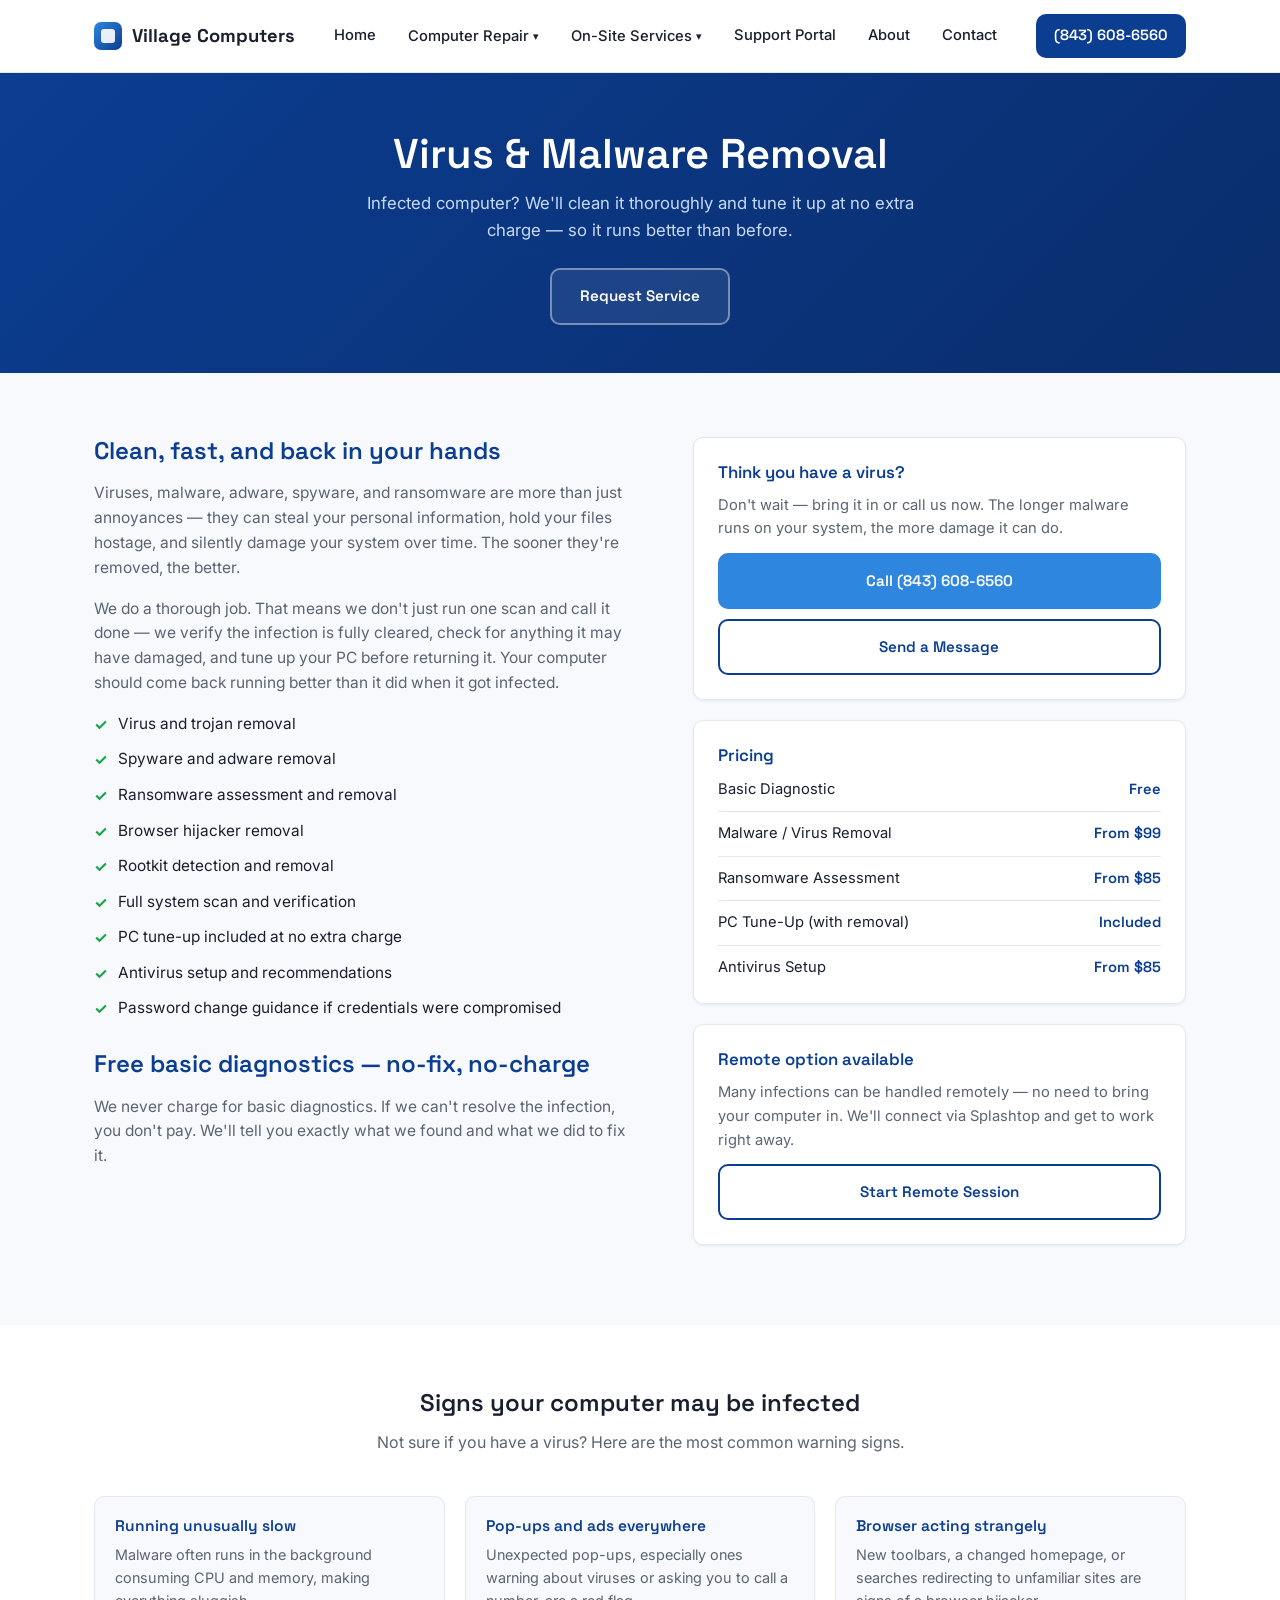
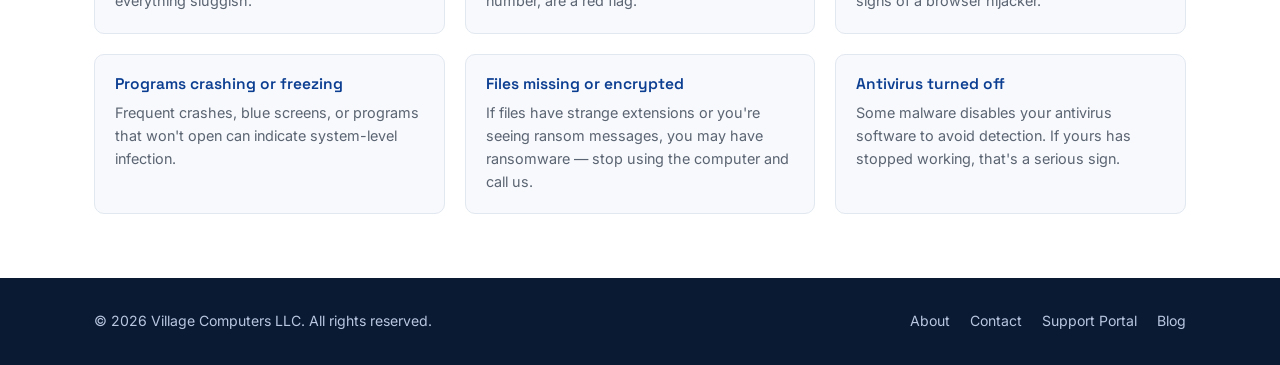
<file: virus-removal.html>
<!DOCTYPE html>
<html lang="en">
<head>
<meta charset="UTF-8">
<meta name="viewport" content="width=device-width, initial-scale=1.0">
<title>Virus & Malware Removal | Village Computers — Mount Pleasant, SC</title>
<meta name="description" content="Professional virus and malware removal in Mount Pleasant, SC. We clean infections and tune up your PC — free basic diagnostics, no-fix no-charge.">
<meta property="og:title" content="Virus & Malware Removal | Village Computers">
<meta property="og:description" content="Fast, thorough virus and malware removal in Mount Pleasant, SC. Free basic diagnostics.">
<meta property="og:type" content="website">
<link rel="preconnect" href="https://fonts.googleapis.com">
<link rel="preconnect" href="https://fonts.gstatic.com" crossorigin>
<link href="https://fonts.googleapis.com/css2?family=Space+Grotesk:wght@500;600;700&family=Inter:wght@400;500;600;700&display=swap" rel="stylesheet">
<link rel="stylesheet" href="styles.css">
<style>
  .page-hero {
    background: linear-gradient(135deg, var(--color-primary) 0%, #0A2D6B 100%);
    color: #fff;
    padding: 56px 0 48px;
    text-align: center;
  }
  .page-hero h1 { color: #fff; font-size: clamp(1.8rem, 3.5vw, 2.6rem); margin-bottom: 12px; }
  .page-hero p { color: #C9DAF8; font-size: 1.05rem; max-width: 560px; margin: 0 auto 24px; }
  .page-hero .btn-ghost {
    background: rgba(255,255,255,0.08); color: #fff;
    border: 2px solid rgba(255,255,255,0.4);
  }
  .page-hero .btn-ghost:hover { background: rgba(255,255,255,0.16); border-color: #fff; color: #fff; }

  .service-body { padding: 64px 0 80px; }
  .service-body-inner {
    display: grid;
    grid-template-columns: 1.1fr 1fr;
    gap: 56px;
    align-items: start;
  }
  .service-copy h2 { font-size: 1.5rem; color: var(--color-primary); margin-bottom: 16px; }
  .service-copy p { color: var(--color-text-muted); margin-bottom: 16px; font-size: 0.97rem; }
  .service-copy ul {
    list-style: none; margin-bottom: 28px;
    display: flex; flex-direction: column; gap: 10px;
  }
  .service-copy ul li {
    display: flex; gap: 10px; align-items: flex-start;
    font-size: 0.96rem; color: var(--color-text);
  }
  .service-copy ul li::before {
    content: "✓"; color: var(--color-success);
    font-weight: 700; flex-shrink: 0; margin-top: 1px;
  }

  .service-sidebar { display: flex; flex-direction: column; gap: 20px; }
  .sidebar-card {
    background: var(--color-surface);
    border: 1px solid var(--color-border);
    border-radius: var(--radius);
    padding: 24px; box-shadow: var(--shadow-sm);
  }
  .sidebar-card h3 { font-size: 1.05rem; margin-bottom: 12px; color: var(--color-primary); }
  .sidebar-card p { font-size: 0.92rem; color: var(--color-text-muted); margin-bottom: 12px; }
  .sidebar-card .btn { width: 100%; text-align: center; display: block; }

  .price-list { display: flex; flex-direction: column; gap: 10px; }
  .price-row {
    display: flex; justify-content: space-between; align-items: center;
    font-size: 0.92rem; padding-bottom: 10px; border-bottom: 1px solid var(--color-border);
  }
  .price-row:last-child { border-bottom: none; padding-bottom: 0; }
  .price-row span:last-child { font-family: var(--font-display); font-weight: 600; color: var(--color-primary); }

  .warning-signs { padding: 64px 0; background: var(--color-surface); }
  .warning-signs h2 { font-size: 1.5rem; margin-bottom: 12px; text-align: center; }
  .warning-signs > .container > p { text-align: center; color: var(--color-text-muted); margin-bottom: 40px; }
  .signs-grid { display: grid; grid-template-columns: repeat(3, 1fr); gap: 20px; }
  .sign-card {
    background: var(--color-bg);
    border: 1px solid var(--color-border);
    border-radius: var(--radius);
    padding: 20px;
  }
  .sign-card h3 { font-size: 0.97rem; color: var(--color-primary); margin-bottom: 8px; }
  .sign-card p { font-size: 0.9rem; color: var(--color-text-muted); }

  @media (max-width: 820px) {
    .service-body-inner { grid-template-columns: 1fr; gap: 40px; }
    .signs-grid { grid-template-columns: 1fr 1fr; }
  }
  @media (max-width: 520px) {
    .signs-grid { grid-template-columns: 1fr; }
  }
</style>
</head>
<body>

<header class="site-header">
  <div class="container header-inner">
    <a href="index.html" class="logo"><span class="logo-mark" aria-hidden="true"></span>Village Computers</a>
    <button class="nav-toggle" aria-label="Toggle navigation" aria-expanded="false">
      <span></span><span></span><span></span>
    </button>
    <nav class="main-nav">
      <a href="index.html">Home</a>
      <div class="nav-dropdown">
        <button class="nav-dropdown-toggle">Computer Repair <span class="chev">▾</span></button>
        <div class="nav-dropdown-menu">
          <a href="data-recovery.html">Data Recovery</a>
          <a href="laptop-repair.html">Laptop Repair</a>
          <a href="desktop-repair.html">Desktop Repair</a>
          <a href="virus-removal.html" class="active">Virus Removal</a>
          <a href="remote-support.html">Remote Support</a>
        </div>
      </div>
      <div class="nav-dropdown">
        <button class="nav-dropdown-toggle">On-Site Services <span class="chev">▾</span></button>
        <div class="nav-dropdown-menu"><a href="residential.html">Residential</a></div>
      </div>
      <a href="support.html">Support Portal</a>
      <a href="about-us.html">About</a>
      <a href="contact-us.html">Contact</a>
    </nav>
    <a href="tel:8436086560" class="header-cta">(843) 608-6560</a>
  </div>
</header>

<section class="page-hero">
  <div class="container">
    <h1>Virus &amp; Malware Removal</h1>
    <p>Infected computer? We'll clean it thoroughly and tune it up at no extra charge — so it runs better than before.</p>
    <a href="contact-us.html" class="btn btn-ghost">Request Service</a>
  </div>
</section>

<section class="service-body">
  <div class="container service-body-inner">
    <div class="service-copy">
      <h2>Clean, fast, and back in your hands</h2>
      <p>Viruses, malware, adware, spyware, and ransomware are more than just annoyances — they can steal your personal information, hold your files hostage, and silently damage your system over time. The sooner they're removed, the better.</p>
      <p>We do a thorough job. That means we don't just run one scan and call it done — we verify the infection is fully cleared, check for anything it may have damaged, and tune up your PC before returning it. Your computer should come back running better than it did when it got infected.</p>

      <ul>
        <li>Virus and trojan removal</li>
        <li>Spyware and adware removal</li>
        <li>Ransomware assessment and removal</li>
        <li>Browser hijacker removal</li>
        <li>Rootkit detection and removal</li>
        <li>Full system scan and verification</li>
        <li>PC tune-up included at no extra charge</li>
        <li>Antivirus setup and recommendations</li>
        <li>Password change guidance if credentials were compromised</li>
      </ul>

      <h2>Free basic diagnostics — no-fix, no-charge</h2>
      <p>We never charge for basic diagnostics. If we can't resolve the infection, you don't pay. We'll tell you exactly what we found and what we did to fix it.</p>
    </div>

    <div class="service-sidebar">
      <div class="sidebar-card">
        <h3>Think you have a virus?</h3>
        <p>Don't wait — bring it in or call us now. The longer malware runs on your system, the more damage it can do.</p>
        <a href="tel:8436086560" class="btn btn-primary" style="margin-bottom:10px;">Call (843) 608-6560</a>
        <a href="contact-us.html" class="btn btn-outline">Send a Message</a>
      </div>

      <div class="sidebar-card">
        <h3>Pricing</h3>
        <div class="price-list">
          <div class="price-row"><span>Basic Diagnostic</span><span>Free</span></div>
          <div class="price-row"><span>Malware / Virus Removal</span><span>From $99</span></div>
          <div class="price-row"><span>Ransomware Assessment</span><span>From $85</span></div>
          <div class="price-row"><span>PC Tune-Up (with removal)</span><span>Included</span></div>
          <div class="price-row"><span>Antivirus Setup</span><span>From $85</span></div>
        </div>
      </div>

      <div class="sidebar-card">
        <h3>Remote option available</h3>
        <p>Many infections can be handled remotely — no need to bring your computer in. We'll connect via Splashtop and get to work right away.</p>
        <a href="https://sos.splashtop.com/" target="_blank" rel="noopener" class="btn btn-outline">Start Remote Session</a>
      </div>
    </div>
  </div>
</section>

<section class="warning-signs">
  <div class="container">
    <h2>Signs your computer may be infected</h2>
    <p>Not sure if you have a virus? Here are the most common warning signs.</p>
    <div class="signs-grid">
      <div class="sign-card">
        <h3>Running unusually slow</h3>
        <p>Malware often runs in the background consuming CPU and memory, making everything sluggish.</p>
      </div>
      <div class="sign-card">
        <h3>Pop-ups and ads everywhere</h3>
        <p>Unexpected pop-ups, especially ones warning about viruses or asking you to call a number, are a red flag.</p>
      </div>
      <div class="sign-card">
        <h3>Browser acting strangely</h3>
        <p>New toolbars, a changed homepage, or searches redirecting to unfamiliar sites are signs of a browser hijacker.</p>
      </div>
      <div class="sign-card">
        <h3>Programs crashing or freezing</h3>
        <p>Frequent crashes, blue screens, or programs that won't open can indicate system-level infection.</p>
      </div>
      <div class="sign-card">
        <h3>Files missing or encrypted</h3>
        <p>If files have strange extensions or you're seeing ransom messages, you may have ransomware — stop using the computer and call us.</p>
      </div>
      <div class="sign-card">
        <h3>Antivirus turned off</h3>
        <p>Some malware disables your antivirus software to avoid detection. If yours has stopped working, that's a serious sign.</p>
      </div>
    </div>
  </div>
</section>

<footer class="site-footer">
  <div class="container footer-inner">
    <p>&copy; 2026 Village Computers LLC. All rights reserved.</p>
    <div class="footer-links">
      <a href="about-us.html">About</a>
      <a href="contact-us.html">Contact</a>
      <a href="support.html">Support Portal</a>
      <a href="http://blog.cyndrtec.com">Blog</a>
    </div>
  </div>
</footer>

<script src="script.js"></script>
</body>
</html>
</file>
<file: styles.css>
/* ============================================
   Village Computers — Design Tokens
   ============================================ */
:root {
  --color-primary: #0B3D91;     /* deep blue */
  --color-accent: #2E86DE;      /* bright blue */
  --color-success: #16A34A;     /* status green */
  --color-text: #1A1F2E;        /* near-black */
  --color-text-muted: #5B6472;
  --color-bg: #F7F9FC;
  --color-surface: #FFFFFF;
  --color-border: #E2E8F0;

  --font-display: "Space Grotesk", "Helvetica Neue", Arial, sans-serif;
  --font-body: "Inter", "Helvetica Neue", Arial, sans-serif;

  --radius: 10px;
  --shadow-sm: 0 1px 3px rgba(11, 61, 145, 0.08);
  --shadow-md: 0 8px 24px rgba(11, 61, 145, 0.10);

  --container-width: 1140px;
}

/* ============================================
   Reset & Base
   ============================================ */
* { margin: 0; padding: 0; box-sizing: border-box; }

html { scroll-behavior: smooth; }

body {
  font-family: var(--font-body);
  color: var(--color-text);
  background: var(--color-bg);
  line-height: 1.6;
  -webkit-font-smoothing: antialiased;
}

img { max-width: 100%; display: block; }

a {
  color: var(--color-accent);
  text-decoration: none;
  transition: color 0.15s ease;
}
a:hover { color: var(--color-primary); }

h1, h2, h3, h4 {
  font-family: var(--font-display);
  font-weight: 600;
  line-height: 1.2;
  color: var(--color-text);
}

.container {
  width: 100%;
  max-width: var(--container-width);
  margin: 0 auto;
  padding: 0 24px;
}

:focus-visible {
  outline: 3px solid var(--color-accent);
  outline-offset: 2px;
}

@media (prefers-reduced-motion: reduce) {
  * { animation: none !important; transition: none !important; scroll-behavior: auto !important; }
}

/* ============================================
   Buttons
   ============================================ */
.btn {
  display: inline-block;
  font-family: var(--font-display);
  font-weight: 600;
  font-size: 0.95rem;
  padding: 14px 28px;
  border-radius: var(--radius);
  border: 2px solid transparent;
  cursor: pointer;
  transition: transform 0.15s ease, box-shadow 0.15s ease, background 0.15s ease, color 0.15s ease;
}
.btn:hover { transform: translateY(-2px); }

.btn-primary {
  background: var(--color-accent);
  color: #fff;
  box-shadow: var(--shadow-sm);
}
.btn-primary:hover {
  background: var(--color-primary);
  color: #fff;
  box-shadow: var(--shadow-md);
}

.btn-ghost {
  background: rgba(255, 255, 255, 0.08);
  color: #fff;
  border-color: rgba(255, 255, 255, 0.4);
}
.btn-ghost:hover {
  background: rgba(255, 255, 255, 0.16);
  color: #fff;
  border-color: #fff;
}

.btn-outline {
  background: transparent;
  color: var(--color-primary);
  border-color: var(--color-primary);
}
.btn-outline:hover {
  background: var(--color-primary);
  color: #fff;
}

/* ============================================
   Header
   ============================================ */
.site-header {
  position: sticky;
  top: 0;
  z-index: 100;
  background: var(--color-surface);
  border-bottom: 1px solid var(--color-border);
}

.header-inner {
  display: flex;
  align-items: center;
  justify-content: space-between;
  gap: 24px;
  padding-top: 14px;
  padding-bottom: 14px;
}

.logo {
  display: flex;
  align-items: center;
  gap: 10px;
  font-family: var(--font-display);
  font-weight: 700;
  font-size: 1.15rem;
  color: var(--color-text);
  white-space: nowrap;
}
.logo:hover { color: var(--color-primary); }

.logo-mark {
  width: 28px;
  height: 28px;
  border-radius: 7px;
  background: linear-gradient(135deg, var(--color-accent), var(--color-primary));
  position: relative;
  flex-shrink: 0;
}
.logo-mark::after {
  content: "";
  position: absolute;
  inset: 7px;
  border-radius: 3px;
  background: #fff;
  opacity: 0.9;
}

.main-nav {
  display: flex;
  align-items: center;
  gap: 4px;
  flex: 1;
  justify-content: center;
}

.main-nav > a,
.nav-dropdown-toggle {
  font-size: 0.92rem;
  font-weight: 500;
  color: var(--color-text);
  padding: 10px 14px;
  border-radius: 6px;
  background: none;
  border: none;
  cursor: pointer;
  font-family: var(--font-body);
}
.main-nav > a:hover,
.nav-dropdown-toggle:hover {
  background: var(--color-bg);
  color: var(--color-primary);
}
.main-nav > a.active {
  color: var(--color-primary);
  font-weight: 600;
}

.nav-dropdown { position: relative; }

.nav-dropdown-toggle {
  display: flex;
  align-items: center;
  gap: 4px;
}
.chev { font-size: 0.7rem; transition: transform 0.15s ease; }

.nav-dropdown-menu {
  position: absolute;
  top: calc(100% + 2px); /* reduced gap + bridge covers it */
  left: 0;
  min-width: 200px;
  background: var(--color-surface);
  border: 1px solid var(--color-border);
  border-radius: var(--radius);
  box-shadow: var(--shadow-md);
  padding: 8px;
  display: none;
  flex-direction: column;
  gap: 2px;
  z-index: 50;
  /* invisible bridge so mouse moving from button to menu doesn't trigger close */
  margin-top: 0;
}

/* Invisible hit-area bridge between toggle and menu */
.nav-dropdown-menu::before {
  content: "";
  position: absolute;
  top: -10px;
  left: 0;
  right: 0;
  height: 10px;
}

.nav-dropdown.open .nav-dropdown-menu {
  display: flex;
}
.nav-dropdown.open .chev {
  transform: rotate(180deg);
}

.nav-dropdown-menu a {
  padding: 9px 12px;
  border-radius: 6px;
  font-size: 0.9rem;
  color: var(--color-text);
}
.nav-dropdown-menu a:hover {
  background: var(--color-bg);
  color: var(--color-primary);
}

.header-cta {
  font-family: var(--font-display);
  font-weight: 600;
  font-size: 0.92rem;
  padding: 10px 18px;
  border-radius: var(--radius);
  background: var(--color-primary);
  color: #fff;
  white-space: nowrap;
}
.header-cta:hover {
  background: var(--color-accent);
  color: #fff;
}

.nav-toggle {
  display: none;
  flex-direction: column;
  justify-content: center;
  gap: 5px;
  width: 40px;
  height: 40px;
  background: none;
  border: none;
  cursor: pointer;
}
.nav-toggle span {
  display: block;
  width: 22px;
  height: 2px;
  background: var(--color-text);
  border-radius: 2px;
}

/* ============================================
   Hero
   ============================================ */
.hero {
  background: linear-gradient(135deg, var(--color-primary) 0%, #0A2D6B 100%);
  color: #fff;
  overflow: hidden;
}

.hero-inner {
  display: grid;
  grid-template-columns: 1.2fr 1fr;
  gap: 48px;
  align-items: center;
  padding-top: 72px;
  padding-bottom: 72px;
}

.eyebrow {
  font-family: var(--font-display);
  font-size: 0.85rem;
  font-weight: 600;
  letter-spacing: 0.06em;
  text-transform: uppercase;
  color: #9DC4FF;
  margin-bottom: 16px;
}

.hero h1 {
  font-size: clamp(2rem, 4vw, 3rem);
  color: #fff;
  margin-bottom: 20px;
}

.hero-sub {
  font-size: 1.05rem;
  color: #C9DAF8;
  max-width: 520px;
  margin-bottom: 32px;
}

.hero-actions {
  display: flex;
  gap: 14px;
  flex-wrap: wrap;
}

.hero-panel {
  background: rgba(255, 255, 255, 0.06);
  border: 1px solid rgba(255, 255, 255, 0.14);
  border-radius: 14px;
  padding: 24px;
  backdrop-filter: blur(6px);
}

.panel-header {
  display: flex;
  gap: 8px;
  margin-bottom: 20px;
}
.panel-dot {
  width: 11px;
  height: 11px;
  border-radius: 50%;
  background: rgba(255, 255, 255, 0.2);
}

.panel-row {
  display: flex;
  align-items: center;
  gap: 12px;
  padding: 12px 0;
  border-top: 1px solid rgba(255, 255, 255, 0.08);
  font-family: var(--font-display);
  font-size: 0.95rem;
  color: #E4ECFC;
}
.panel-row:first-of-type { border-top: none; }

.status-dot {
  width: 9px;
  height: 9px;
  border-radius: 50%;
  flex-shrink: 0;
  box-shadow: 0 0 0 4px rgba(255,255,255,0.04);
}
.status-green { background: var(--color-success); }
.status-blue { background: #5DADE2; animation: pulse 2s ease-in-out infinite; }

@keyframes pulse {
  0%, 100% { opacity: 1; }
  50% { opacity: 0.35; }
}

/* ============================================
   Sections
   ============================================ */
.section {
  padding: 80px 0;
}

.section-title {
  font-size: clamp(1.6rem, 3vw, 2.2rem);
  margin-bottom: 12px;
}

.section-sub {
  color: var(--color-text-muted);
  max-width: 640px;
  margin-bottom: 48px;
  font-size: 1.02rem;
}

/* ============================================
   Service Cards
   ============================================ */
.card-grid {
  display: grid;
  grid-template-columns: repeat(4, 1fr);
  gap: 24px;
}

.service-card {
  background: var(--color-surface);
  border: 1px solid var(--color-border);
  border-radius: var(--radius);
  padding: 28px 24px;
  box-shadow: var(--shadow-sm);
  transition: transform 0.15s ease, box-shadow 0.15s ease;
}
.service-card:hover {
  transform: translateY(-4px);
  box-shadow: var(--shadow-md);
}

.card-icon {
  width: 48px;
  height: 48px;
  border-radius: 10px;
  background: linear-gradient(135deg, var(--color-accent), var(--color-primary));
  color: #fff;
  display: flex;
  align-items: center;
  justify-content: center;
  font-size: 1.4rem;
  margin-bottom: 16px;
}

.service-card h3 {
  font-size: 1.1rem;
  margin-bottom: 10px;
}
.service-card h3 a { color: var(--color-text); }
.service-card h3 a:hover { color: var(--color-primary); }

.service-card p {
  color: var(--color-text-muted);
  font-size: 0.94rem;
  margin-bottom: 14px;
}

.card-link {
  font-family: var(--font-display);
  font-weight: 600;
  font-size: 0.9rem;
}

.card-extra-links {
  display: flex;
  gap: 10px;
  flex-wrap: wrap;
  font-family: var(--font-display);
  font-weight: 600;
  font-size: 0.88rem;
  color: var(--color-text-muted);
}
.card-extra-links--stacked {
  flex-direction: column;
  gap: 6px;
}

/* ============================================
   About
   ============================================ */
.about { background: var(--color-surface); }

.about-inner {
  display: grid;
  grid-template-columns: 1fr 1fr;
  gap: 56px;
  align-items: start;
}

.about-copy p {
  color: var(--color-text-muted);
  margin-bottom: 18px;
}

.advantages {
  display: grid;
  grid-template-columns: 1fr 1fr;
  gap: 24px;
}

.advantage h3 {
  font-size: 1.02rem;
  margin-bottom: 8px;
  color: var(--color-primary);
}
.advantage p {
  font-size: 0.92rem;
  color: var(--color-text-muted);
}

/* ============================================
   Stats
   ============================================ */
.stats {
  background: var(--color-primary);
  color: #fff;
  padding: 56px 0;
}

.stats-grid {
  display: grid;
  grid-template-columns: repeat(4, 1fr);
  gap: 24px;
  text-align: center;
}

.stat-num {
  display: block;
  font-family: var(--font-display);
  font-size: clamp(1.8rem, 3vw, 2.6rem);
  font-weight: 700;
  color: #fff;
}

.stat-label {
  display: block;
  font-size: 0.9rem;
  color: #AFC8F0;
  margin-top: 6px;
}

/* ============================================
   Testimonials
   ============================================ */
.testimonial-grid {
  display: grid;
  grid-template-columns: repeat(3, 1fr);
  gap: 24px;
}

.testimonial {
  background: var(--color-surface);
  border-left: 4px solid var(--color-accent);
  border-radius: var(--radius);
  padding: 24px;
  box-shadow: var(--shadow-sm);
}

.testimonial p {
  font-size: 0.94rem;
  color: var(--color-text);
  font-style: italic;
}

/* ============================================
   Contact
   ============================================ */
.contact { background: var(--color-surface); }

.contact-inner {
  display: grid;
  grid-template-columns: 1fr 1.2fr;
  gap: 56px;
}

.contact-info p {
  color: var(--color-text-muted);
  margin-bottom: 16px;
}

.contact-detail {
  font-size: 0.96rem;
  color: var(--color-text) !important;
}
.contact-detail strong { color: var(--color-primary); }

.contact-links {
  display: flex;
  gap: 20px;
  margin-top: 24px;
  font-family: var(--font-display);
  font-weight: 600;
  font-size: 0.9rem;
}

.contact-form {
  display: flex;
  flex-direction: column;
  gap: 6px;
  background: var(--color-bg);
  border: 1px solid var(--color-border);
  border-radius: var(--radius);
  padding: 28px;
}

.contact-form label {
  font-family: var(--font-display);
  font-size: 0.85rem;
  font-weight: 600;
  color: var(--color-text);
  margin-top: 12px;
}
.contact-form label:first-child { margin-top: 0; }

.contact-form input,
.contact-form textarea {
  font-family: var(--font-body);
  font-size: 0.95rem;
  padding: 12px 14px;
  border: 1px solid var(--color-border);
  border-radius: 8px;
  background: #fff;
  color: var(--color-text);
  resize: vertical;
}
.contact-form input:focus,
.contact-form textarea:focus {
  outline: none;
  border-color: var(--color-accent);
  box-shadow: 0 0 0 3px rgba(46, 134, 222, 0.15);
}

.contact-form .btn { margin-top: 18px; }

.form-status {
  font-size: 0.9rem;
  margin-top: 12px;
  min-height: 1.2em;
}
.form-status.success { color: var(--color-success); }
.form-status.error { color: #DC2626; }

/* ============================================
   Footer
   ============================================ */
.site-footer {
  background: #0A1A33;
  color: #B9C6E0;
  padding: 32px 0;
}

.footer-inner {
  display: flex;
  justify-content: space-between;
  align-items: center;
  flex-wrap: wrap;
  gap: 16px;
  font-size: 0.88rem;
}

.footer-links {
  display: flex;
  gap: 20px;
}
.footer-links a { color: #B9C6E0; }
.footer-links a:hover { color: #fff; }

/* ============================================
   Responsive
   ============================================ */
@media (max-width: 980px) {
  .hero-inner { grid-template-columns: 1fr; padding-top: 48px; padding-bottom: 48px; }
  .hero-panel { order: -1; max-width: 420px; }
  .card-grid { grid-template-columns: repeat(2, 1fr); }
  .about-inner { grid-template-columns: 1fr; gap: 40px; }
  .testimonial-grid { grid-template-columns: repeat(2, 1fr); }
  .contact-inner { grid-template-columns: 1fr; gap: 40px; }
  .stats-grid { grid-template-columns: repeat(2, 1fr); gap: 32px; }
}

@media (max-width: 720px) {
  .main-nav {
    position: absolute;
    top: 100%;
    left: 0;
    right: 0;
    background: var(--color-surface);
    border-bottom: 1px solid var(--color-border);
    flex-direction: column;
    align-items: stretch;
    padding: 12px;
    display: none;
    box-shadow: var(--shadow-md);
  }
  .main-nav.open { display: flex; }
  .main-nav > a, .nav-dropdown-toggle { width: 100%; text-align: left; justify-content: flex-start; }
  .nav-dropdown-menu { position: static; box-shadow: none; border: none; padding-left: 12px; }
  .nav-toggle { display: flex; }
  .header-cta { display: none; }
  .card-grid { grid-template-columns: 1fr; }
  .testimonial-grid { grid-template-columns: 1fr; }
  .advantages { grid-template-columns: 1fr; }
  .stats-grid { grid-template-columns: 1fr 1fr; }
}
</file>
